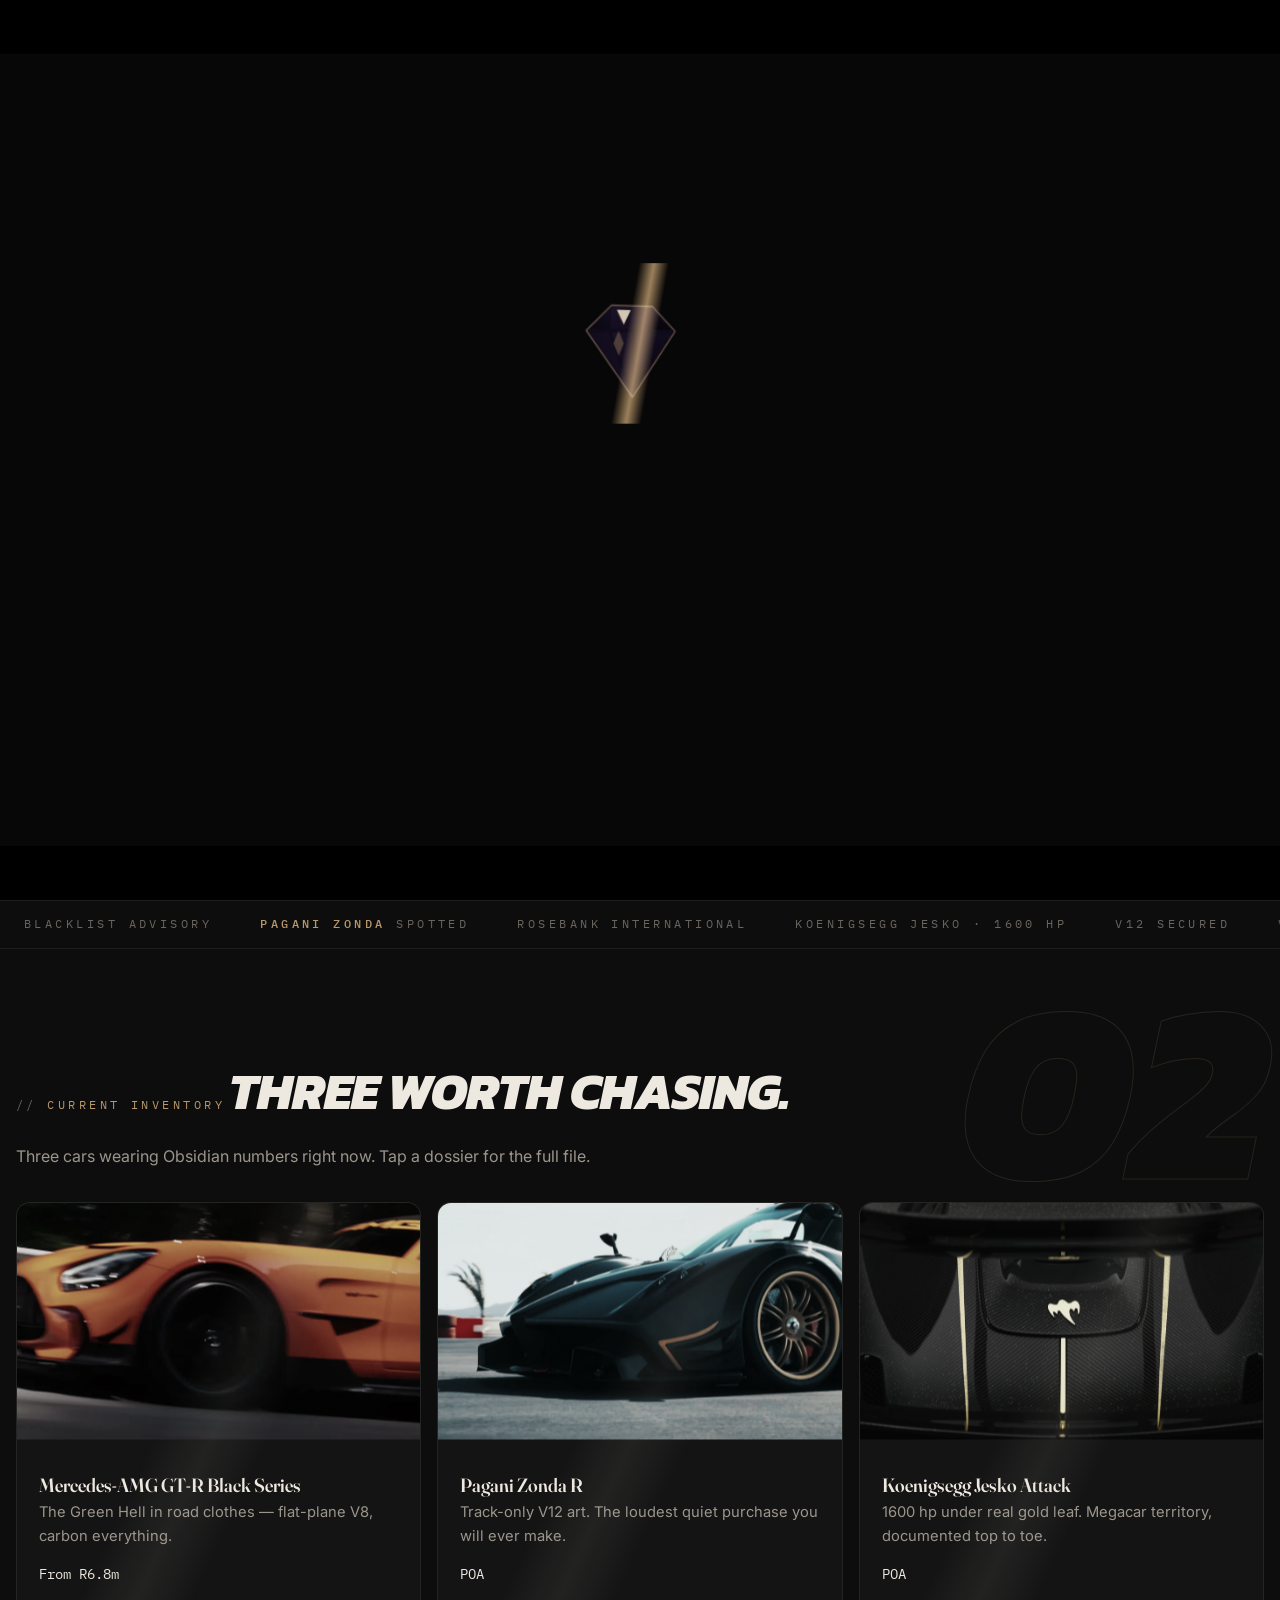
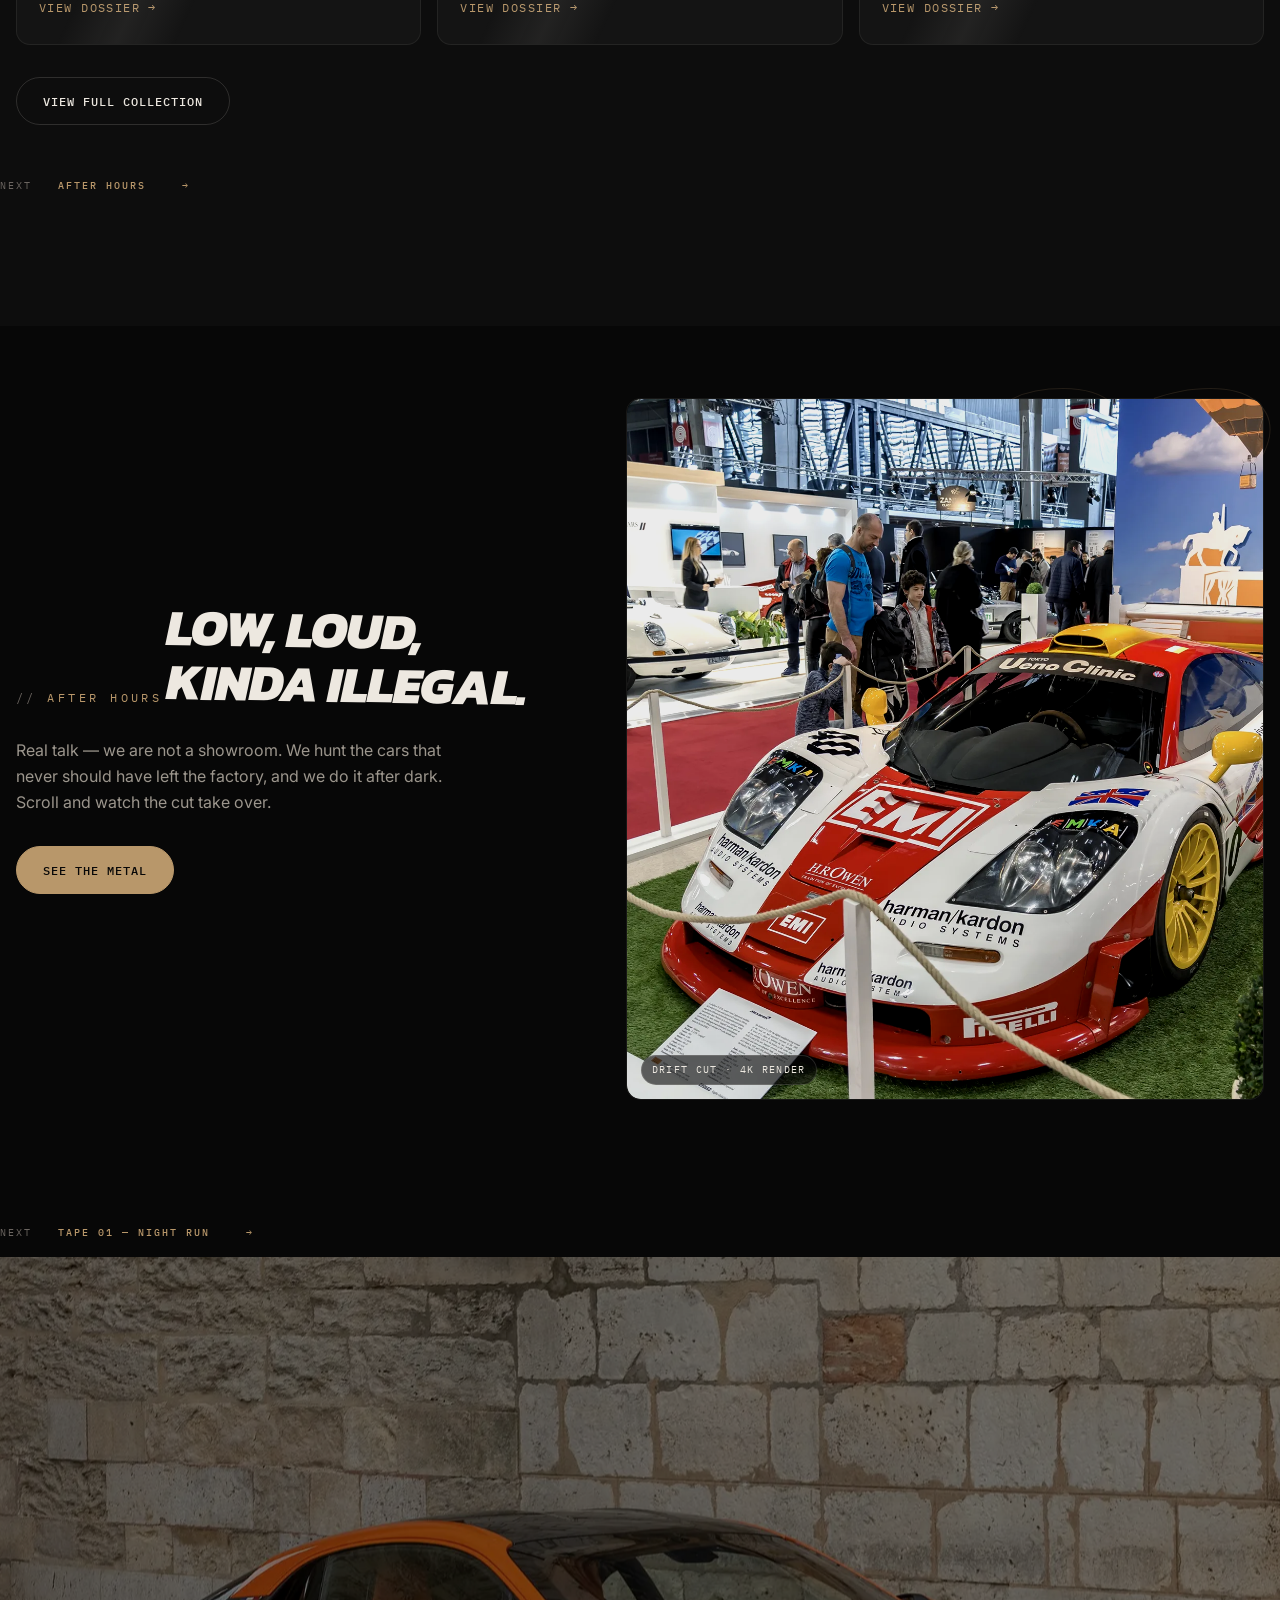
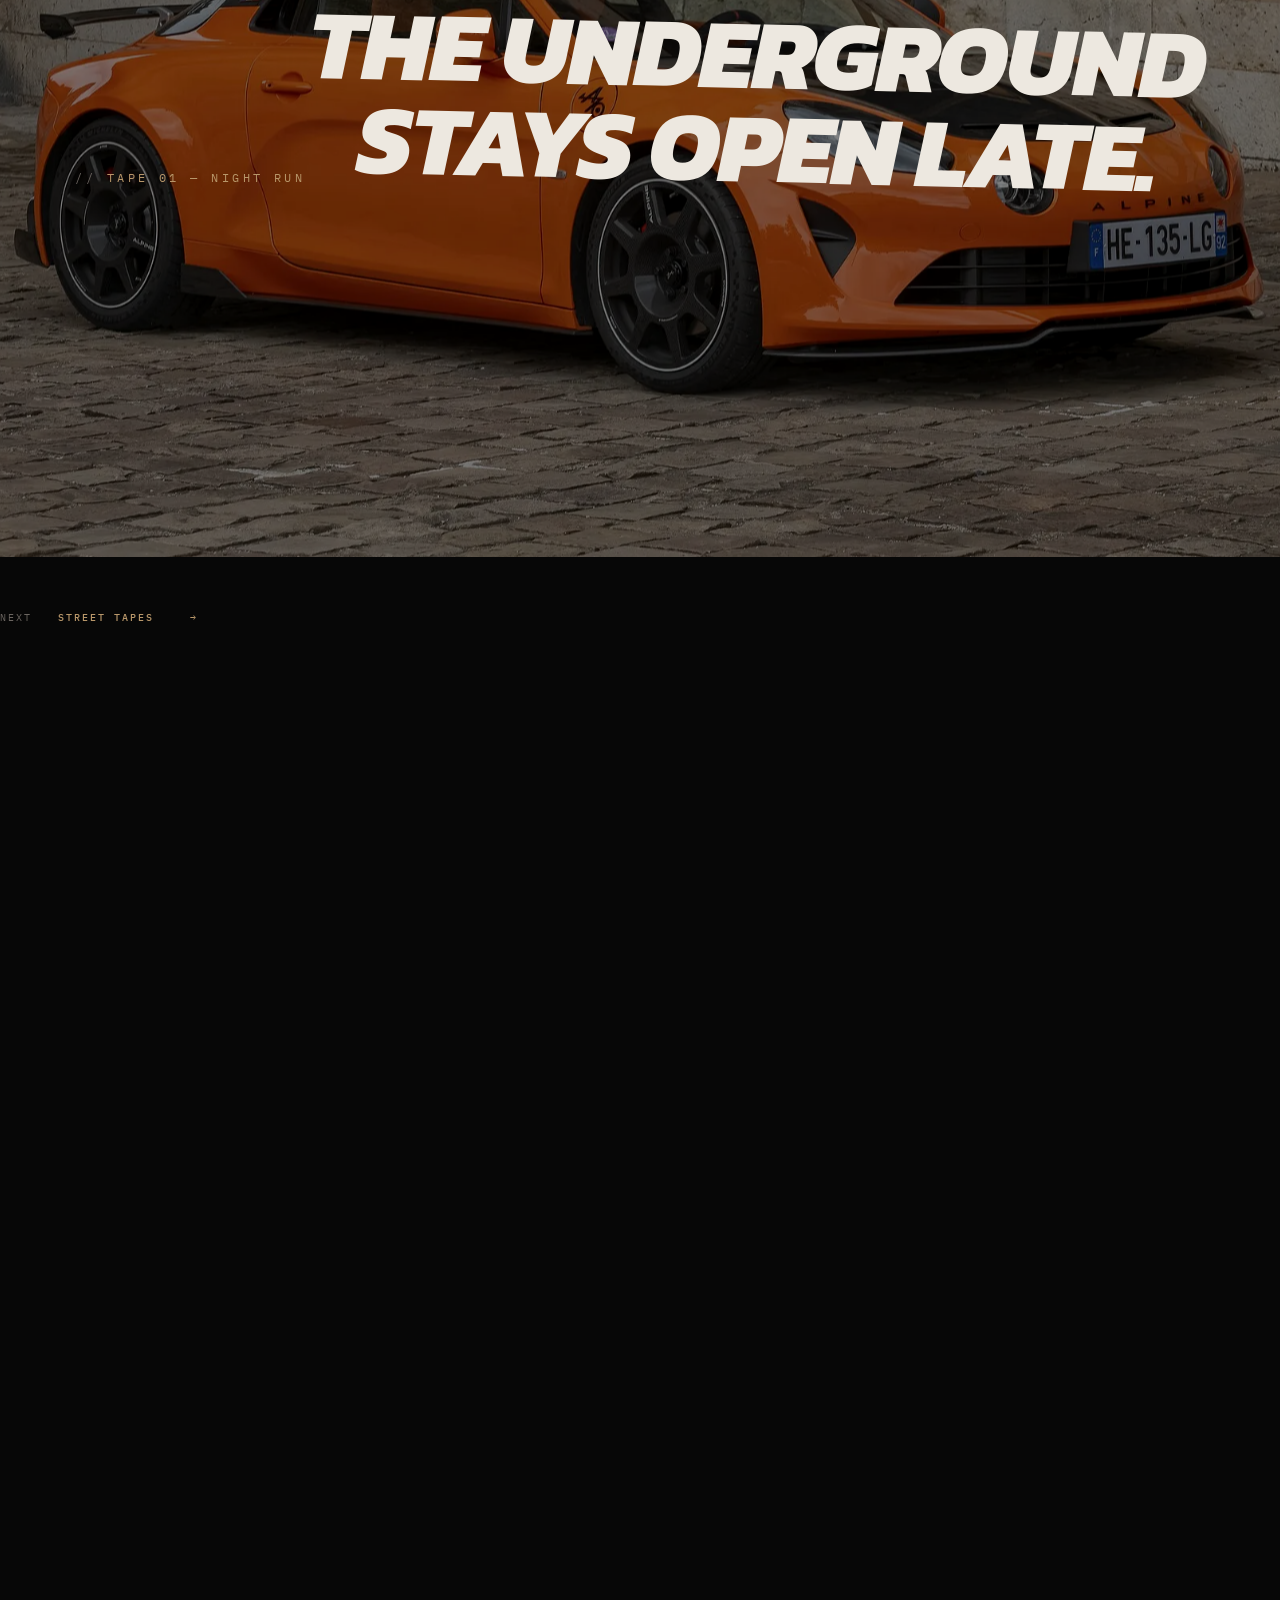
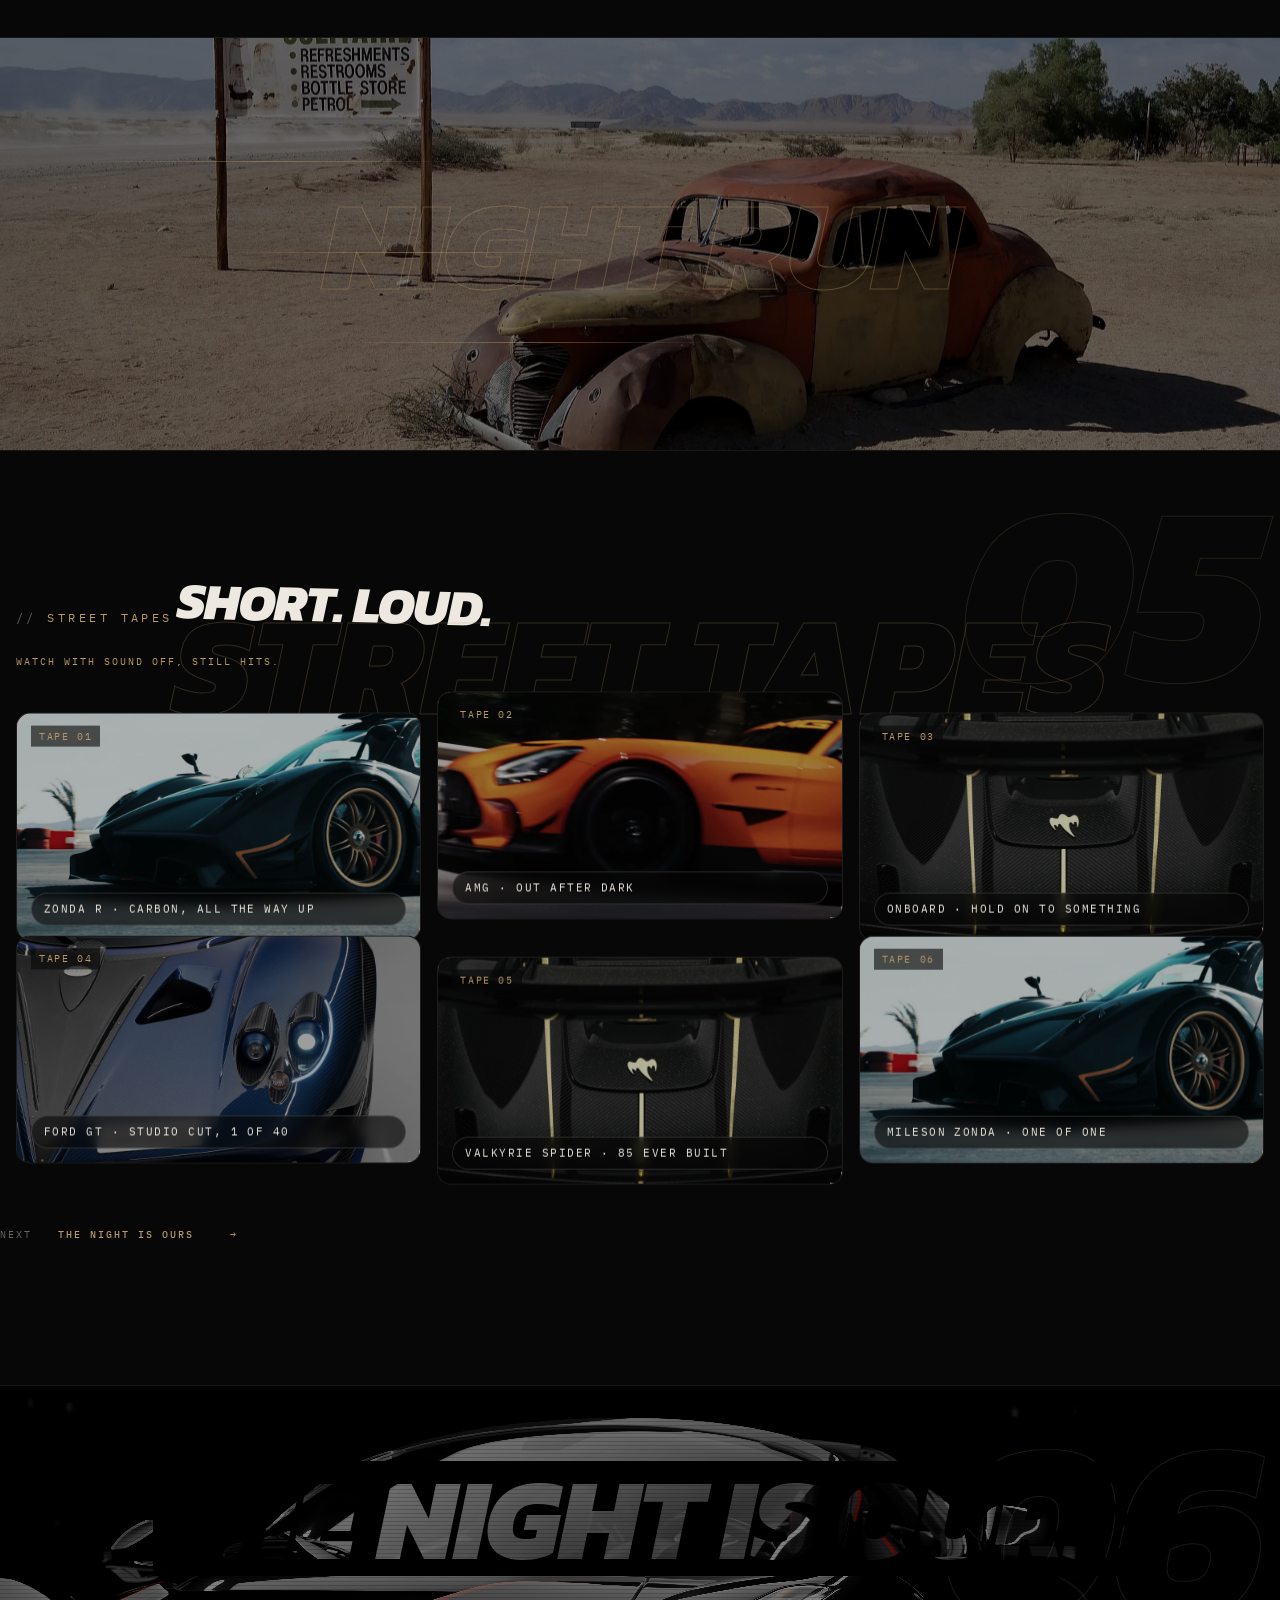
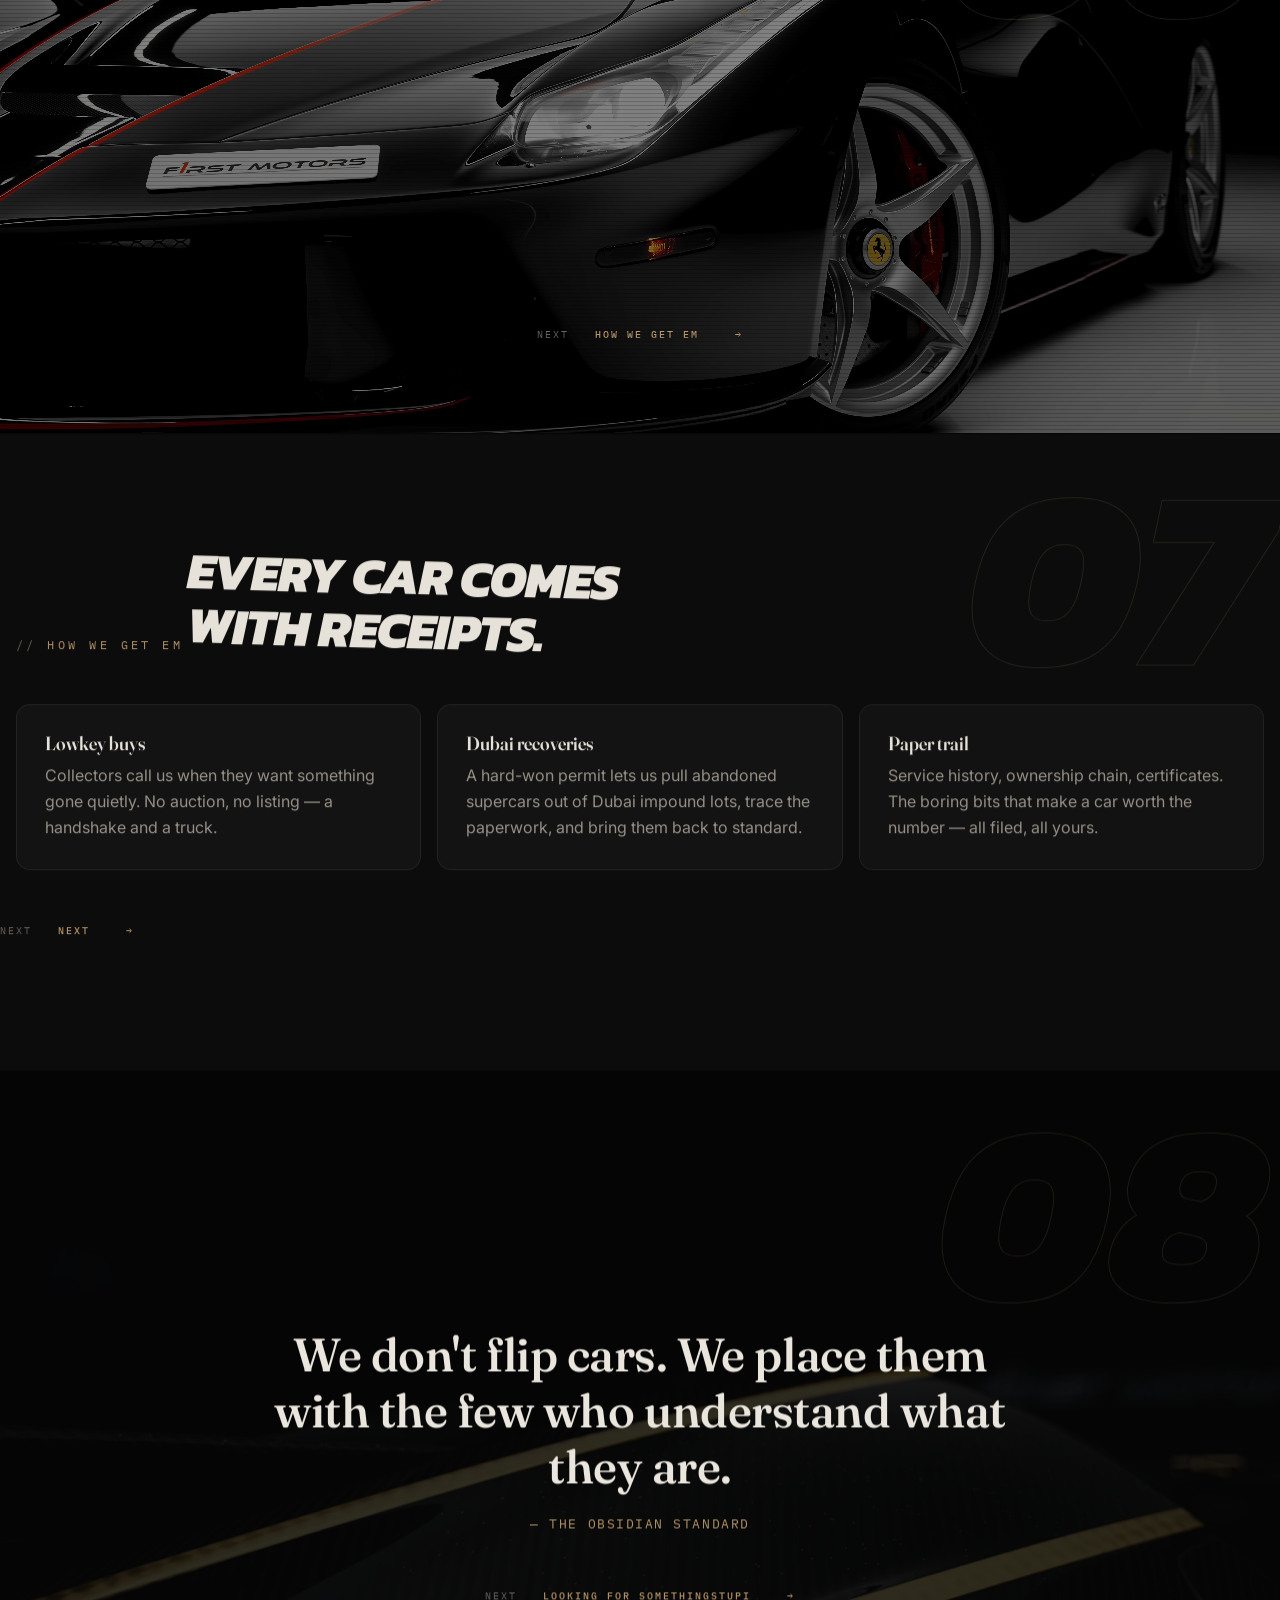
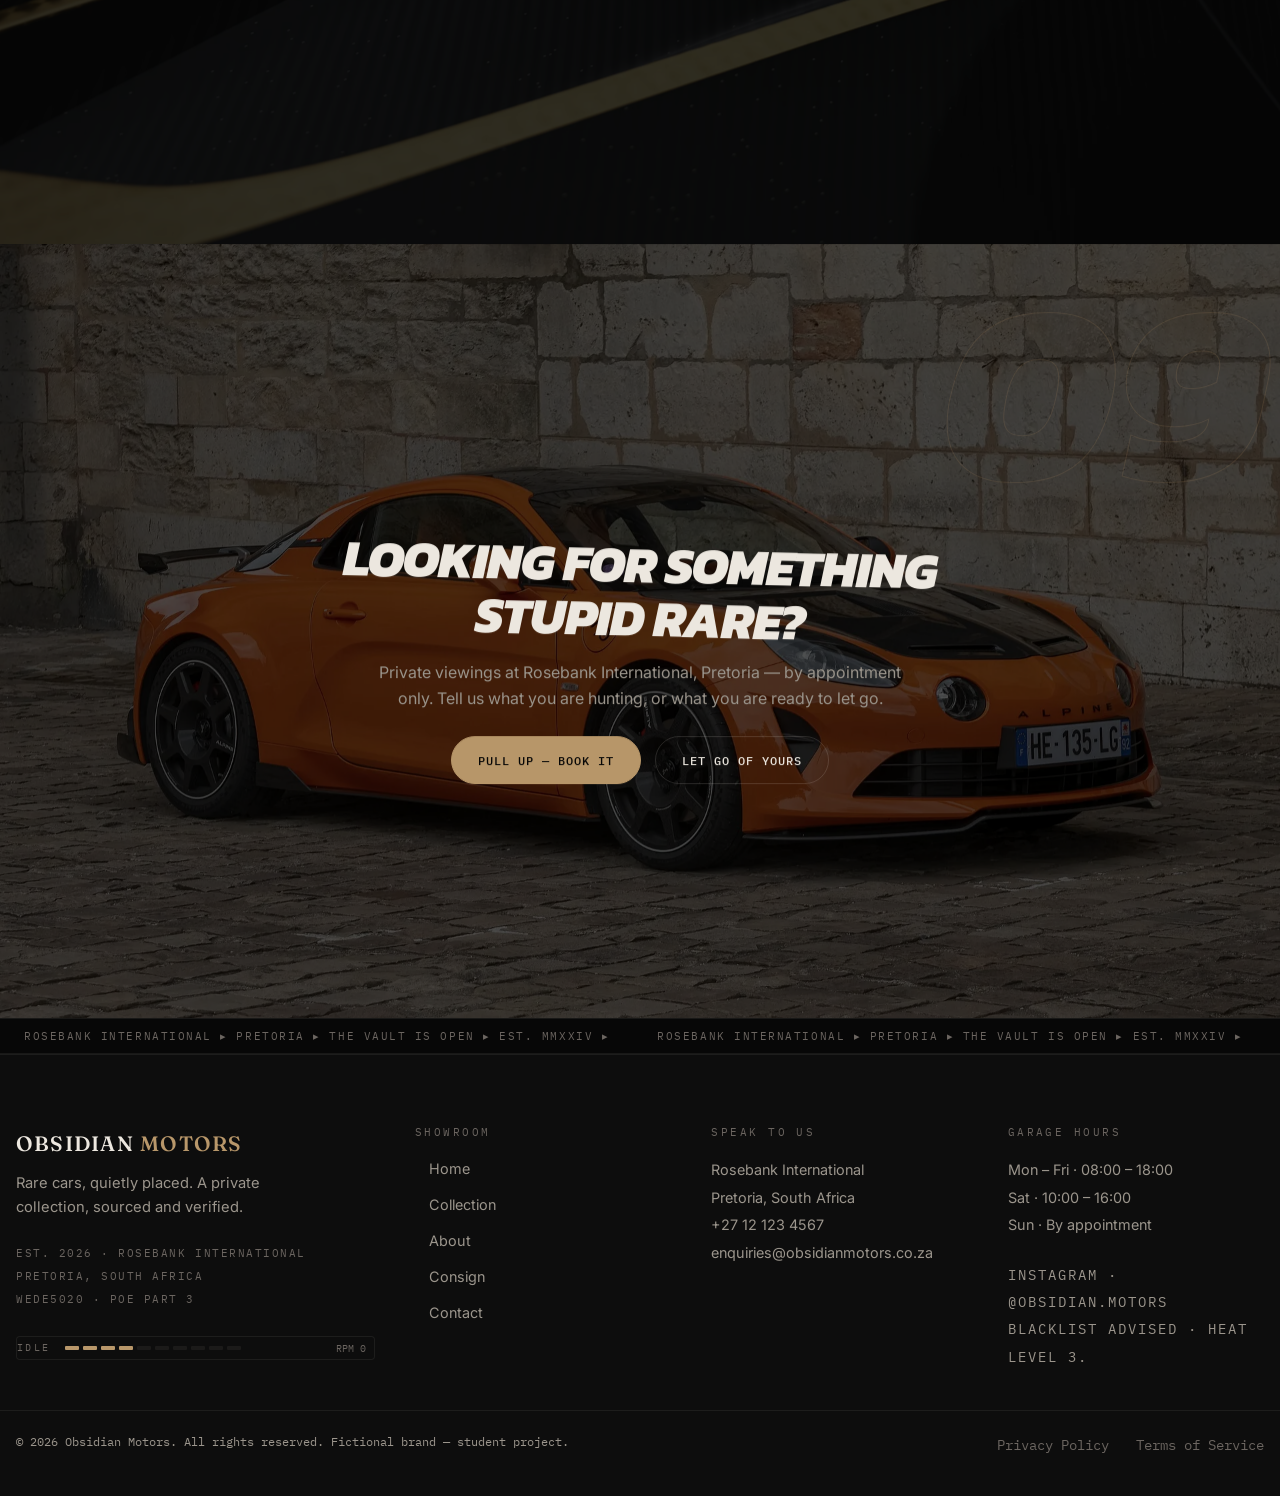
<file: index.html>
<!DOCTYPE html>
<html lang="en">
<head>
  <meta charset="UTF-8" />
  <meta name="viewport" content="width=device-width, initial-scale=1.0" />
  <title>Obsidian Motors — Rare cars, quietly placed. Pretoria.</title>
  <meta name="description" content="A private collection of the world's rarest cars — sourced, verified, and placed with a very few. Rosebank International, Pretoria." />
  <meta name="theme-color" content="#07080a" />
  <link rel="icon" href="favicon.svg" type="image/svg+xml" />
  <link rel="icon" href="favicon.ico" sizes="16x16 32x32 48x48" />
  <link rel="icon" type="image/png" sizes="32x32" href="assets/icons/icon-32.png" />
  <link rel="apple-touch-icon" href="assets/icons/icon-180.png" />
  <link rel="manifest" href="site.webmanifest" />
  <meta property="og:title" content="Obsidian Motors" />
  <meta property="og:description" content="Rare cars, quietly placed. A private collection, sourced and verified." />
  <meta property="og:type" content="website" />
  <link rel="preconnect" href="https://fonts.googleapis.com" />
  <link rel="preconnect" href="https://fonts.gstatic.com" crossorigin />
  <link rel="stylesheet" href="https://fonts.googleapis.com/css2?family=Fraunces:ital,opsz,wght@0,9..144,300..800;1,9..144,300..800&family=Kanit:ital,wght@1,800&family=Racing+Sans+One&family=Inter:ital,opsz,wght@0,9..144,300..800;1,9..144,300..800&family=Inter:wght@400;500;600&family=IBM+Plex+Mono:wght@400;500&display=swap" />
  <link rel="stylesheet" href="css/base.css" />
  <link rel="stylesheet" href="css/layout.css" />
  <link rel="stylesheet" href="css/components.css" />
  <link rel="stylesheet" href="css/motion.css" />
  <script>document.documentElement.classList.add("js");try{if(sessionStorage.getItem("om_transition")==="open")document.documentElement.classList.add("gate-closed")}catch(e){}</script>
  <script src="assets/vendor/gsap/gsap.min.js" defer></script>
  <script src="assets/vendor/gsap/ScrollTrigger.min.js" defer></script>
  <script src="assets/vendor/gsap/Observer.min.js" defer></script>
</head>
<body><div class="vignette" aria-hidden="true"></div>
<div id="page-fade" aria-hidden="true"></div>

  <!-- intro bit at the start, counts up then goes away -->
  <div id="intro" aria-hidden="true">
    <div class="intro-inner">
      <div class="intro-gem-wrap">
        <img class="intro-gem" src="assets/icons/logo-crystal.svg" alt="" width="120" height="120" />
        <span class="intro-sweep" aria-hidden="true"></span>
        <span class="intro-flash" aria-hidden="true"></span>
      </div>
      <p class="intro-word"><span>O</span><span>b</span><span>s</span><span>i</span><span>d</span><span>i</span><span>a</span><span>n</span></p>
      <p class="intro-boot">motors — pretoria</p>
    </div>
    <p class="intro-count" aria-hidden="true">000</p>
    <span class="intro-hair" aria-hidden="true"></span>
  </div>

  <header class="nav">
    <div class="nav-inner">
      <a href="index.html" class="nav-logo">
        <img class="crystal" src="assets/icons/logo-crystal.svg" alt="" width="18" height="18" />
        Obsidian <span>Motors</span>
      </a>
      <nav>
        <ul class="nav-links">
          <li><a href="collection.html">Collection</a></li>
          <li><a href="about.html">About</a></li>
          <li><a href="consign.html">Consign</a></li>
        </ul>
      </nav>
      <div class="nav-actions">
        <a href="contact.html" class="nav-cta">Enquire</a>
        <button class="nav-toggle" type="button" aria-label="Open menu" aria-expanded="false"><span></span></button>
      </div>
    </div>
  </header>

  <main>

    <!-- big video at the top, moves when u scroll -->
    <section class="hero-vid" id="hero">
      <video id="hero-video" poster="assets/images/m3-gtr.webp" autoplay muted loop playsinline preload="auto">
        <source src="assets/videos/hero.mp4" type="video/mp4" />
      </video>
      <div class="hero-scrim"></div>
      <div class="wrap hero-copy">
        <p class="eyebrow">Est. 2026 · Pretoria — Rosebank International</p>
        <h1 class="display-nfs">Obsidian<br><span class="outline">Motors</span></h1>
        <p class="lead">No dealership vibes. Just cold, rare metal — M3 GTR, AMG GT3, F1 Longtail, Zonda F — caught on film, then placed quiet.</p>
        <div class="btn-row">
          <a href="collection.html" class="btn">Peep the vault</a>
          <a href="contact.html" class="btn-outline">Hit us up</a>
        </div>
        <p class="hero-hint">Scroll, the video moves with you</p>
      </div>
    </section>

    <!-- moving text strip - goes LEFT -->
    <div class="ticker" aria-hidden="true">
      <div class="ticker-track">
        <span>Blacklist advisory</span><span><b>Pagani Zonda</b> spotted</span><span>Rosebank International</span><span>Koenigsegg Jesko · 1600 hp</span><span>V12 secured</span><span>Viewing by appointment</span><span>Black on black</span><span>Blacklist advisory</span>
        <span>Blacklist advisory</span><span><b>Pagani Zonda</b> spotted</span><span>Rosebank International</span><span>Koenigsegg Jesko · 1600 hp</span><span>V12 secured</span><span>Viewing by appointment</span><span>Black on black</span><span>Blacklist advisory</span>
      </div>
    </div>

    <!-- the 3 cars -->
    <section class="section" id="featured" style="background:var(--carbon);">
      <div class="wrap">
        <span class="eyebrow">Current inventory</span>
        <h2 class="display-nfs">Three worth chasing.</h2>
        <p style="margin:14px 0 32px; max-width:60ch;">Three cars wearing Obsidian numbers right now. Tap a dossier for the full file.</p>
        <div class="grid-3">
          <a class="card reveal" href="collection.html" data-cursor="VIEW">
            <img class="ph" src="assets/images/still-amg.webp" alt="Mercedes-AMG GT-R Black Series on a night circuit" loading="lazy" />
            <div class="card-body">
              <h3>Mercedes-AMG GT-R Black Series</h3>
              <p>The Green Hell in road clothes — flat-plane V8, carbon everything.</p>
              <span class="card-price">From R6.8m</span>
              <span class="card-cue">View dossier →</span>
            </div>
          </a>
          <a class="card reveal" href="collection.html" data-cursor="VIEW">
            <img class="ph" src="assets/images/still-zonda-r.webp" alt="Pagani Zonda R on circuit" loading="lazy" />
            <div class="card-body">
              <h3>Pagani Zonda R</h3>
              <p>Track-only V12 art. The loudest quiet purchase you will ever make.</p>
              <span class="card-price">POA</span>
              <span class="card-cue">View dossier →</span>
            </div>
          </a>
          <a class="card reveal" href="collection.html" data-cursor="VIEW">
            <img class="ph" src="assets/images/still-jesko.webp" alt="Koenigsegg Jesko Attack finished in gold leaf" loading="lazy" />
            <div class="card-body">
              <h3>Koenigsegg Jesko Attack</h3>
              <p>1600 hp under real gold leaf. Megacar territory, documented top to toe.</p>
              <span class="card-price">POA</span>
              <span class="card-cue">View dossier →</span>
            </div>
          </a>
        </div>
        <div class="btn-row" style="margin-top:32px;">
          <a href="collection.html" class="btn-outline">View full collection</a>
        </div>
      </div>
    </section>

    <!-- words on the left, video on the right. it gets big when u scroll past lol -->
    <section class="section" id="grow-sec" style="position:relative; overflow:hidden; padding:0; background:var(--void);">
      <div class="wrap grow-grid">
        <div class="reveal">
          <p class="eyebrow">After hours</p>
          <h2 class="display-nfs">Low, loud,<br>kinda illegal.</h2>
          <p style="margin-top:14px; max-width:44ch;">Real talk — we are not a showroom. We hunt the cars that never should have left the factory, and we do it after dark. Scroll and watch the cut take over.</p>
          <div class="btn-row"><a href="collection.html" class="btn">See the metal</a></div>
        </div>
        <div class="grow-vid-wrap">
          <video id="grow-vid" poster="assets/images/f1-longtail.webp" autoplay muted loop playsinline preload="auto">
            <source src="assets/videos/grow.mp4" type="video/mp4" />
          </video>
          <p class="grow-tag">Drift cut · 4K render</p>
        </div>
      </div>
    </section>

    <!-- big video that sticks while u scroll -->
    <section class="vidbreak" id="break">
      <div class="vidbreak-sticky">
        <video autoplay muted loop playsinline preload="auto" data-break-vid>
          <source src="assets/videos/break.mp4" type="video/mp4" />
        </video>
        <div class="vidbreak-inner">
          <p class="eyebrow">Tape 01 — night run</p>
          <h2 class="display-nfs">The underground<br>stays open late.</h2>
        </div>
      </div>
    </section>

    <!-- tapes. dense grid, every tile has a size so nothing collapses lol -->
    <section class="section" id="tapes" style="padding-top:14vh; padding-bottom:14vh;">
      <div class="wrap">
        <span class="eyebrow">Street tapes</span>
        <h2 class="display-nfs">Short. Loud.</h2>
        <p class="mono-kicker">Watch with sound off, still hits.</p>
        <span class="giant-word" aria-hidden="true">STREET TAPES</span>
        <div class="tapes" style="margin-top:34px;">
          <figure class="tape bracket reveal" data-cursor="PLAY">
            <video muted loop playsinline preload="metadata" poster="assets/images/still-zonda-r.webp" data-src="assets/videos/tape-1.mp4" style="aspect-ratio:16/9;" aria-label="Tape 1: Zonda R at full noise"></video>
            <span class="tape-num">TAPE 01</span>
            <figcaption>Zonda R · carbon, all the way up</figcaption>
          </figure>
          <figure class="tape bracket reveal" data-cursor="PLAY">
            <video muted loop playsinline preload="metadata" poster="assets/images/still-amg.webp" data-src="assets/videos/tape-2.mp4" style="aspect-ratio:16/9;" aria-label="Tape 2: AMG out after dark"></video>
            <span class="tape-num">TAPE 02</span>
            <figcaption>AMG · out after dark</figcaption>
          </figure>
          <figure class="tape bracket reveal" data-cursor="PLAY">
            <video muted loop playsinline preload="metadata" poster="assets/images/still-jesko.webp" data-src="assets/videos/tape-3.mp4" style="aspect-ratio:16/9;" aria-label="Tape 3: onboard, hold on"></video>
            <span class="tape-num">TAPE 03</span>
            <figcaption>Onboard · hold on to something</figcaption>
          </figure>
          <figure class="tape bracket reveal" data-cursor="PLAY">
            <video muted loop playsinline preload="metadata" poster="assets/images/still-zonda-mileson.webp" data-src="assets/videos/ford-gt-studio-4k.mp4" style="aspect-ratio:16/9;" aria-label="Tape 4: Ford GT studio cut"></video>
            <span class="tape-num">TAPE 04</span>
            <figcaption>Ford GT · studio cut, 1 of 40</figcaption>
          </figure>
          <figure class="tape bracket reveal" data-cursor="PLAY">
            <video muted loop playsinline preload="metadata" poster="assets/images/still-jesko.webp" data-src="assets/videos/valkyrie-spider-4k.mp4" style="aspect-ratio:16/9;" aria-label="Tape 5: Valkyrie spider"></video>
            <span class="tape-num">TAPE 05</span>
            <figcaption>Valkyrie Spider · 85 ever built</figcaption>
          </figure>
          <figure class="tape bracket reveal" data-cursor="PLAY">
            <video muted loop playsinline preload="metadata" poster="assets/images/still-zonda-r.webp" data-src="assets/videos/zonda-mileson-4k.mp4" style="aspect-ratio:16/9;" aria-label="Tape 6: one of one Zonda"></video>
            <span class="tape-num">TAPE 06</span>
            <figcaption>Mileson Zonda · one of one</figcaption>
          </figure>
        </div>
      </div>
    </section>

    <!-- closing band before the footer, footage shows through the letters -->
    <section class="night-band" aria-label="The night is ours">
      <video muted loop playsinline preload="none" poster="assets/images/still-jesko.webp" data-src="assets/videos/laferrari-aperta-4k.mp4" aria-hidden="true" tabindex="-1"></video>
      <div class="knockout" aria-hidden="true"><span>THE NIGHT IS OURS</span></div>
      <h2 class="display-nfs sr-only">The night is ours</h2>
    </section>

    <!-- how we get the cars -->
    <section class="section" id="sourcing" style="background:var(--carbon);">
      <div class="wrap">
        <span class="eyebrow">How we get em</span>
        <h2 class="display-nfs">Every car comes<br>with receipts.</h2>
        <div class="grid-3" style="margin-top:34px;">
          <div class="panel reveal">
            <h3>Lowkey buys</h3>
            <p style="margin-top:10px;">Collectors call us when they want something gone quietly. No auction, no listing — a handshake and a truck.</p>
          </div>
          <div class="panel reveal">
            <h3>Dubai recoveries</h3>
            <p style="margin-top:10px;">A hard-won permit lets us pull abandoned supercars out of Dubai impound lots, trace the paperwork, and bring them back to standard.</p>
          </div>
          <div class="panel reveal">
            <h3>Paper trail</h3>
            <p style="margin-top:10px;">Service history, ownership chain, certificates. The boring bits that make a car worth the number — all filed, all yours.</p>
          </div>
        </div>
      </div>
    </section>

    <section class="section centered" id="editorial" style="position:relative; overflow:hidden;">
      <video class="section-bg" muted loop playsinline preload="none" poster="assets/images/still-jesko.webp" data-src="assets/videos/jesko-odin-4k.mp4" aria-hidden="true" tabindex="-1"></video>
      <div class="wrap" style="display:flex; justify-content:center;">
        <div>
          <blockquote>We don't flip cars. We place them with the few who understand what they are.</blockquote>
          <cite>— The Obsidian Standard</cite>
        </div>
      </div>
    </section>

    <!-- last video + contact buttons -->
    <section class="section centered" id="cta" style="position:relative; overflow:hidden;">
      <video autoplay muted loop playsinline preload="auto" style="position:absolute; inset:0; width:100%; height:100%; object-fit:cover; filter:saturate(.8) brightness(.32);">
        <source src="assets/videos/cta-bg.mp4" type="video/mp4" />
      </video>
      <div class="wrap" style="position:relative; z-index:2;">
        <h2 class="display-nfs">Looking for something<br>stupid rare?</h2>
        <p style="margin:14px auto 0; max-width:56ch;">Private viewings at Rosebank International, Pretoria — by appointment only. Tell us what you are hunting, or what you are ready to let go.</p>
        <div class="btn-row" style="justify-content:center; margin-top:24px;">
          <a href="contact.html" class="btn">Pull up — book it</a>
          <a href="consign.html" class="btn-outline">Let go of yours</a>
        </div>
      </div>
    </section>

  </main>

  <div class="marquee" aria-hidden="true"><div class="marquee-inner"><span>ROSEBANK INTERNATIONAL ▸ PRETORIA ▸ THE VAULT IS OPEN ▸ EST. MMXXIV ▸ </span><span>ROSEBANK INTERNATIONAL ▸ PRETORIA ▸ THE VAULT IS OPEN ▸ EST. MMXXIV ▸ </span><span>ROSEBANK INTERNATIONAL ▸ PRETORIA ▸ THE VAULT IS OPEN ▸ EST. MMXXIV ▸ </span></div></div>
  <footer class="footer">
    <div class="footer-grid">
      <div>
        <div class="footer-logo">Obsidian <span>Motors</span></div>
        <p class="footer-tagline">Rare cars, quietly placed. A private collection, sourced and verified.</p>
        <p class="footer-meta">Est. 2026 · Rosebank International<br>Pretoria, South Africa<br>WEDE5020 · POE Part 3</p>
        <div class="rpm" aria-hidden="true">
          <span class="rpm-label">Idle</span>
          <span class="rpm-bar">
            <i class="on"></i><i class="on"></i><i class="on"></i><i class="on"></i><i></i><i></i><i></i><i></i><i></i><i></i>
          </span>
        </div>
      </div>
      <div>
        <h4>Showroom</h4>
        <ul>
          <li><a href="index.html">Home</a></li>
          <li><a href="collection.html">Collection</a></li>
          <li><a href="about.html">About</a></li>
          <li><a href="consign.html">Consign</a></li>
          <li><a href="contact.html">Contact</a></li>
        </ul>
      </div>
      <div>
        <h4>Speak to us</h4>
        <address>
          Rosebank International<br>
          Pretoria, South Africa<br>
          <a href="tel:+27121234567">+27 12 123 4567</a><br>
          <a href="mailto:enquiries@obsidianmotors.co.za">enquiries@obsidianmotors.co.za</a>
        </address>
      </div>
      <div class="footer-hours">
        <h4>Garage hours</h4>
        <p>Mon – Fri · 08:00 – 18:00<br>
           Sat · 10:00 – 16:00<br>
           Sun · By appointment</p>
         <p class="footer-meta">Instagram · @obsidian.motors<br>Blacklist advised · HEAT LEVEL 3.</p>
      </div>
    </div>
    <div class="footer-bottom">
      <p>&copy; <span data-year>2026</span> Obsidian Motors. All rights reserved. Fictional brand — student project.</p>
      <div>
        <a href="privacy.html">Privacy Policy</a>
        <a href="terms.html">Terms of Service</a>
      </div>
    </div>
  </footer>

  <script src="js/site.js" defer></script>
  <script src="js/intro.js" defer></script>
  <script src="js/motion.js" defer></script>
  <script src="js/cursor.js" defer></script>
  <script src="js/carousel.js" defer></script>
  <script src="js/video.js" defer></script>
  <script src="js/transition.js" defer></script>
  <script src="js/story.js" defer></script>
  <script src="js/hover.js" defer></script>
  <script src="js/menu.js" defer></script>
  <script src="js/footer.js" defer></script>
  <script src="js/media.js" defer></script>
  <script src="js/extras.js" defer></script>
</body>
</html>
</file>
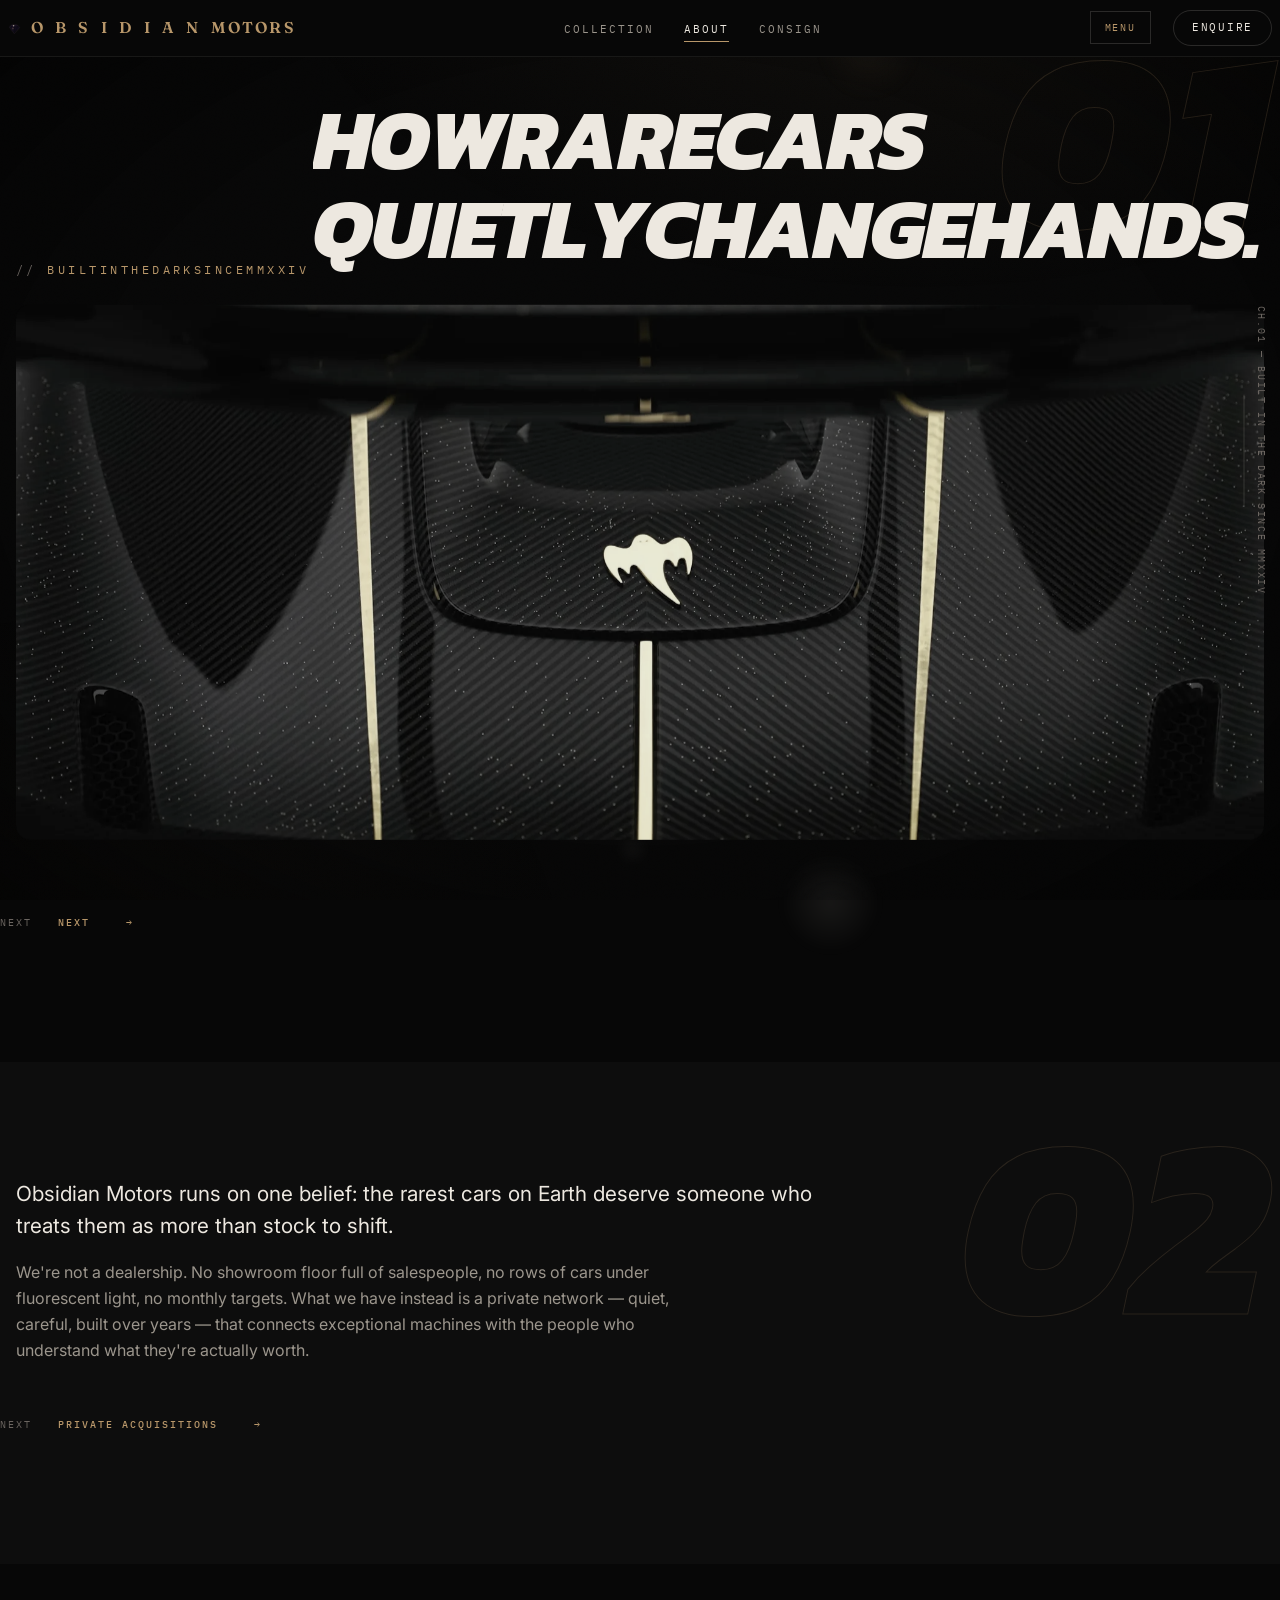
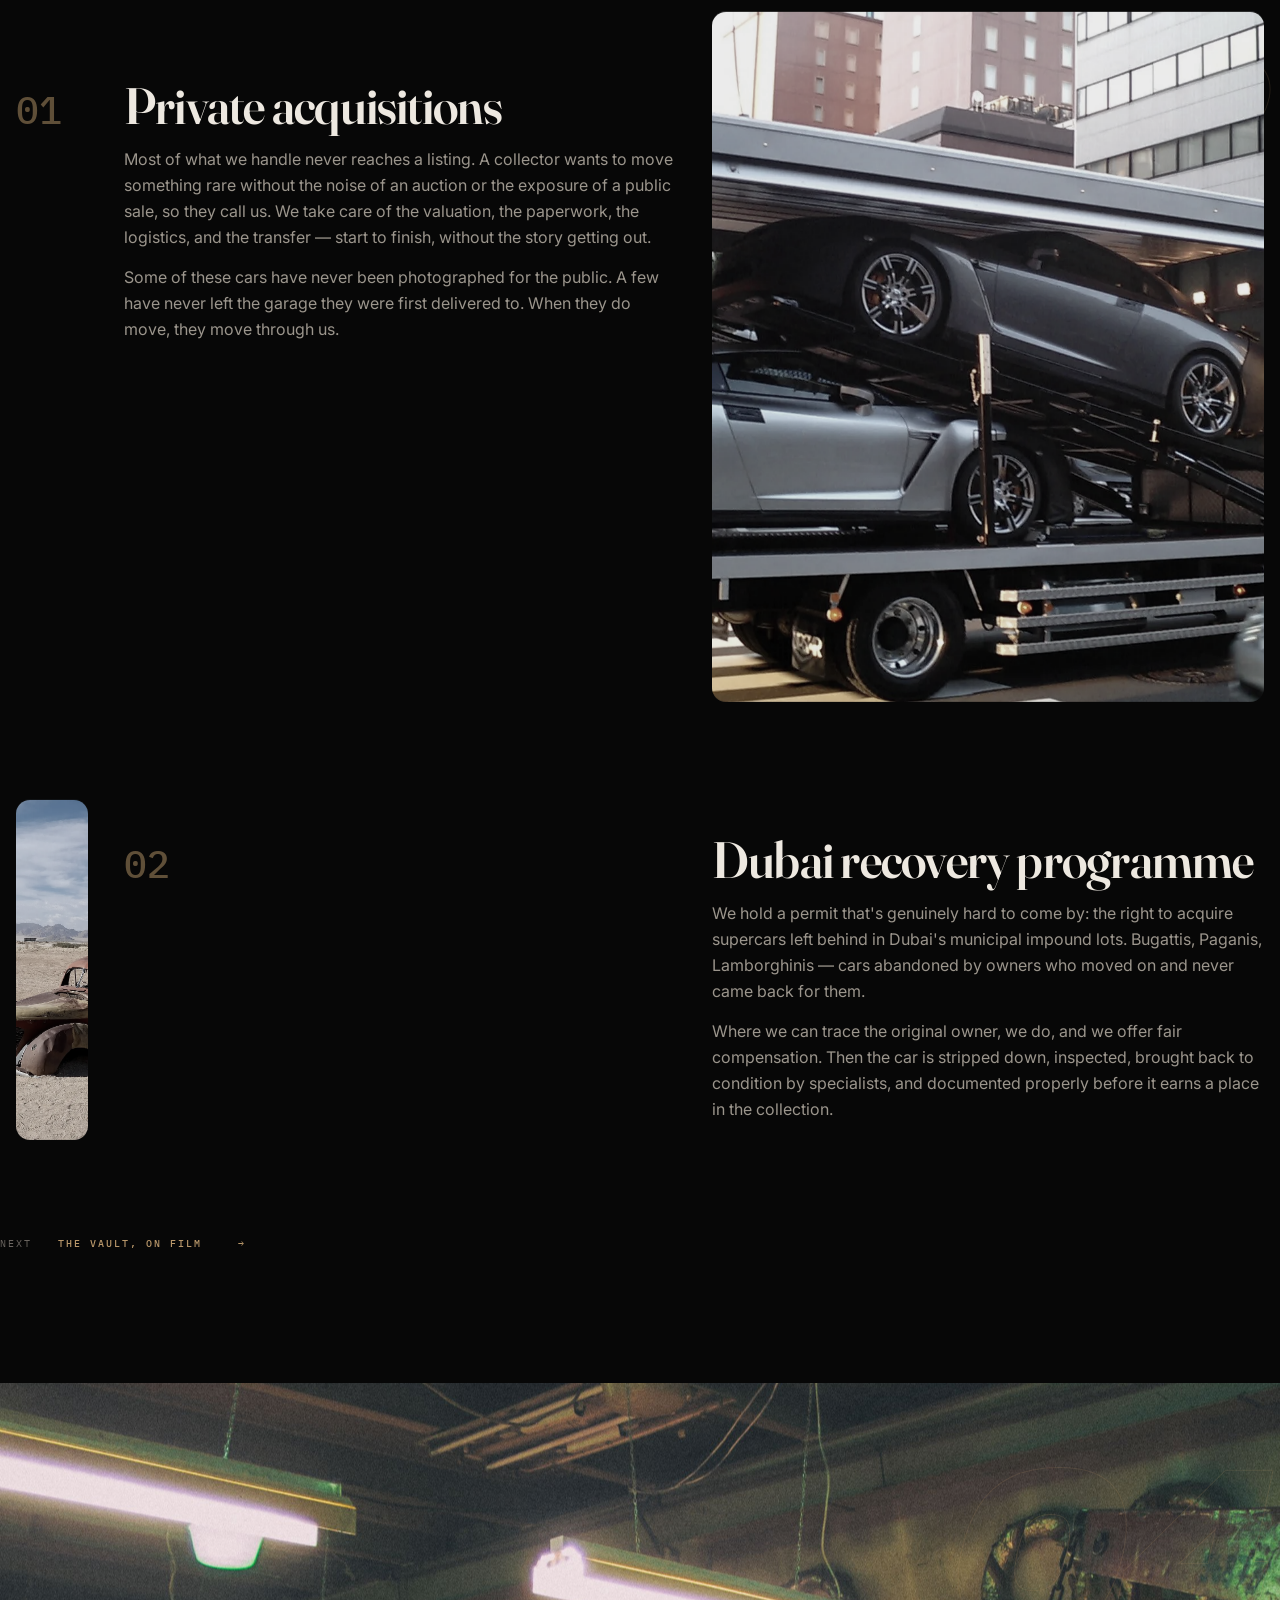
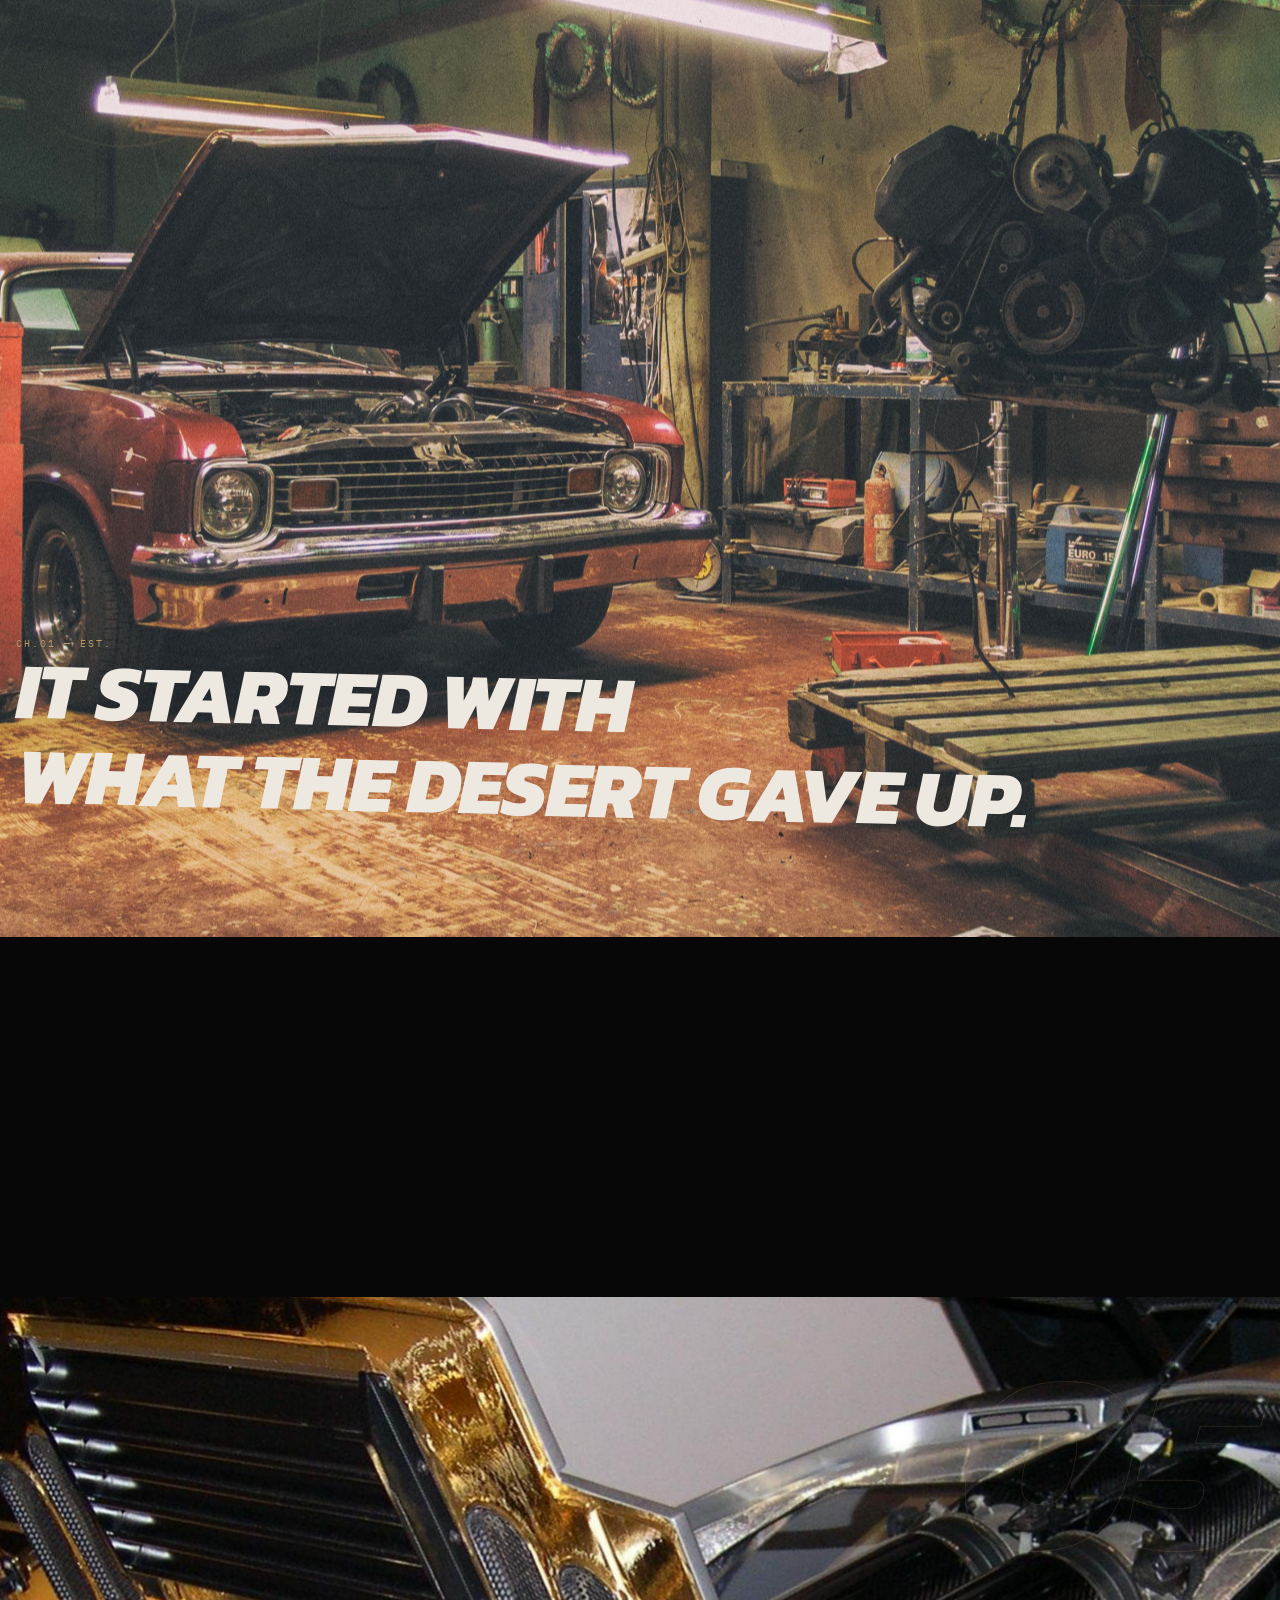
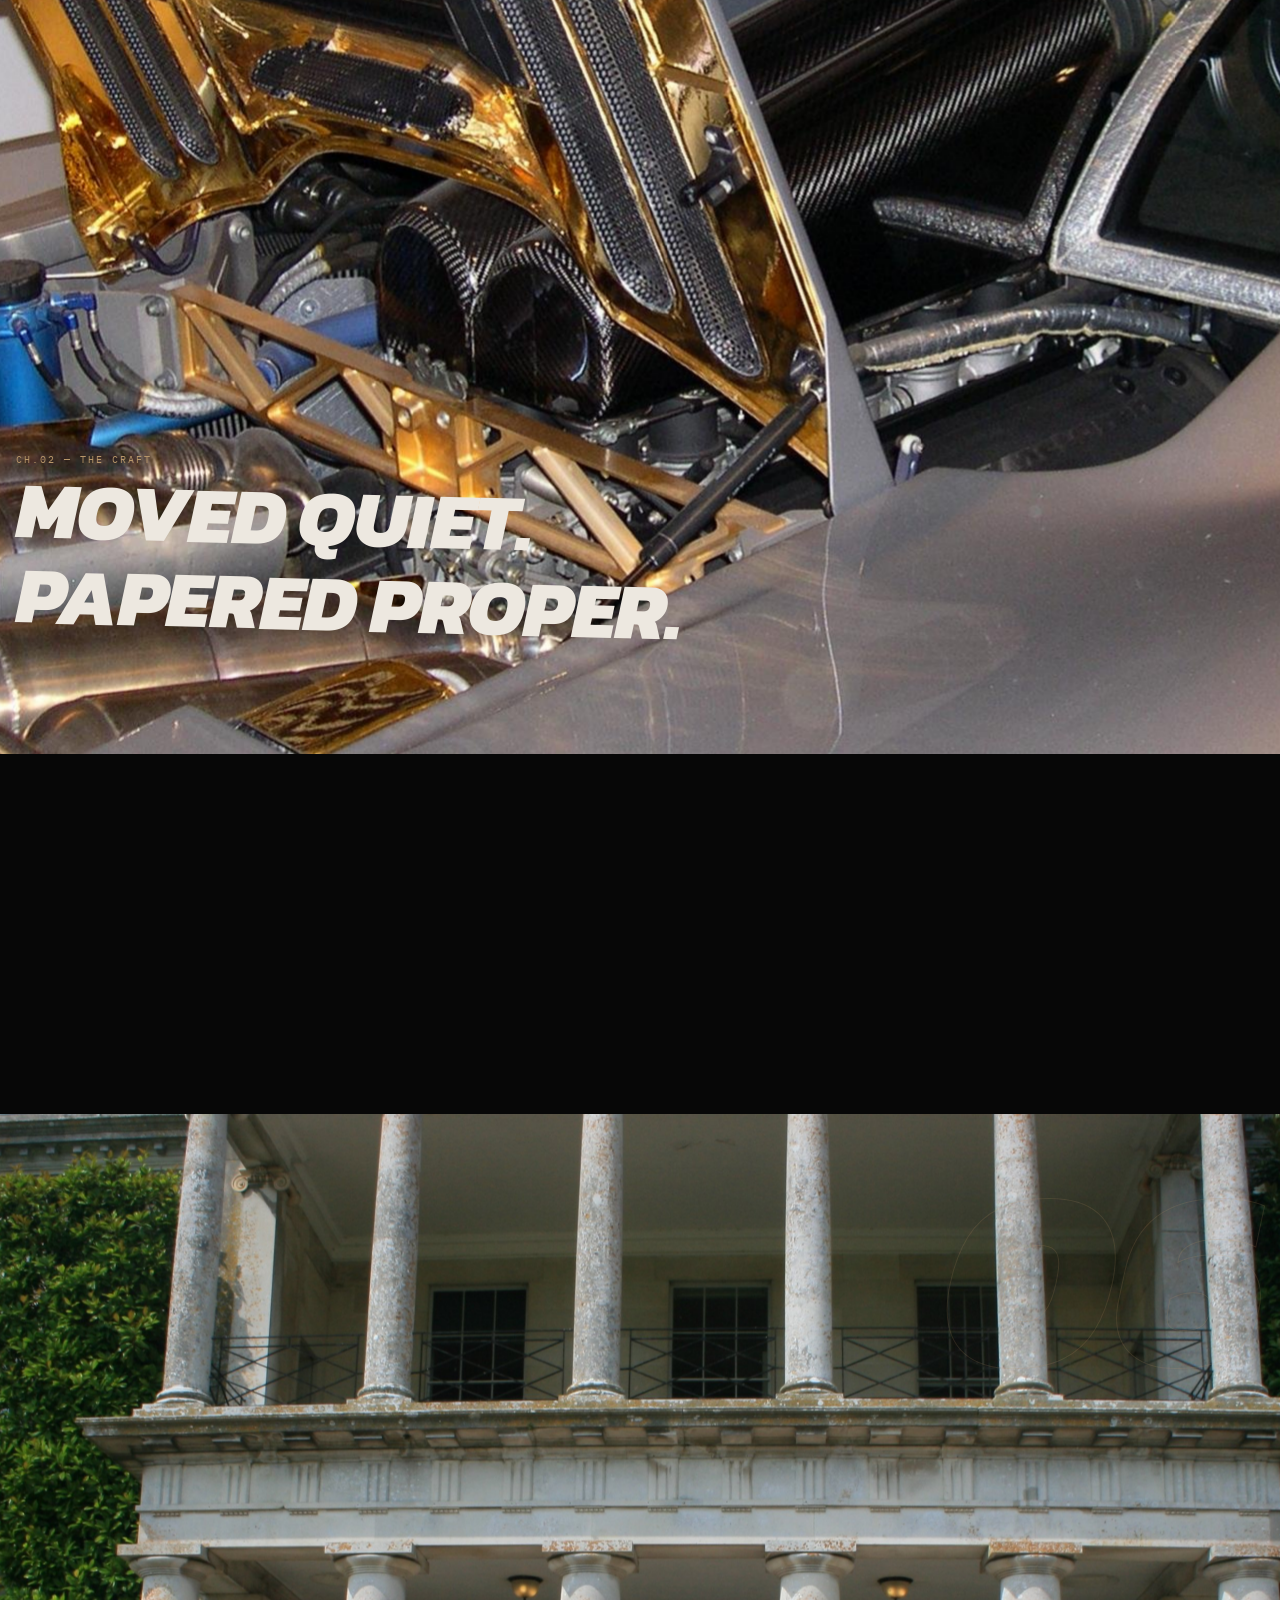
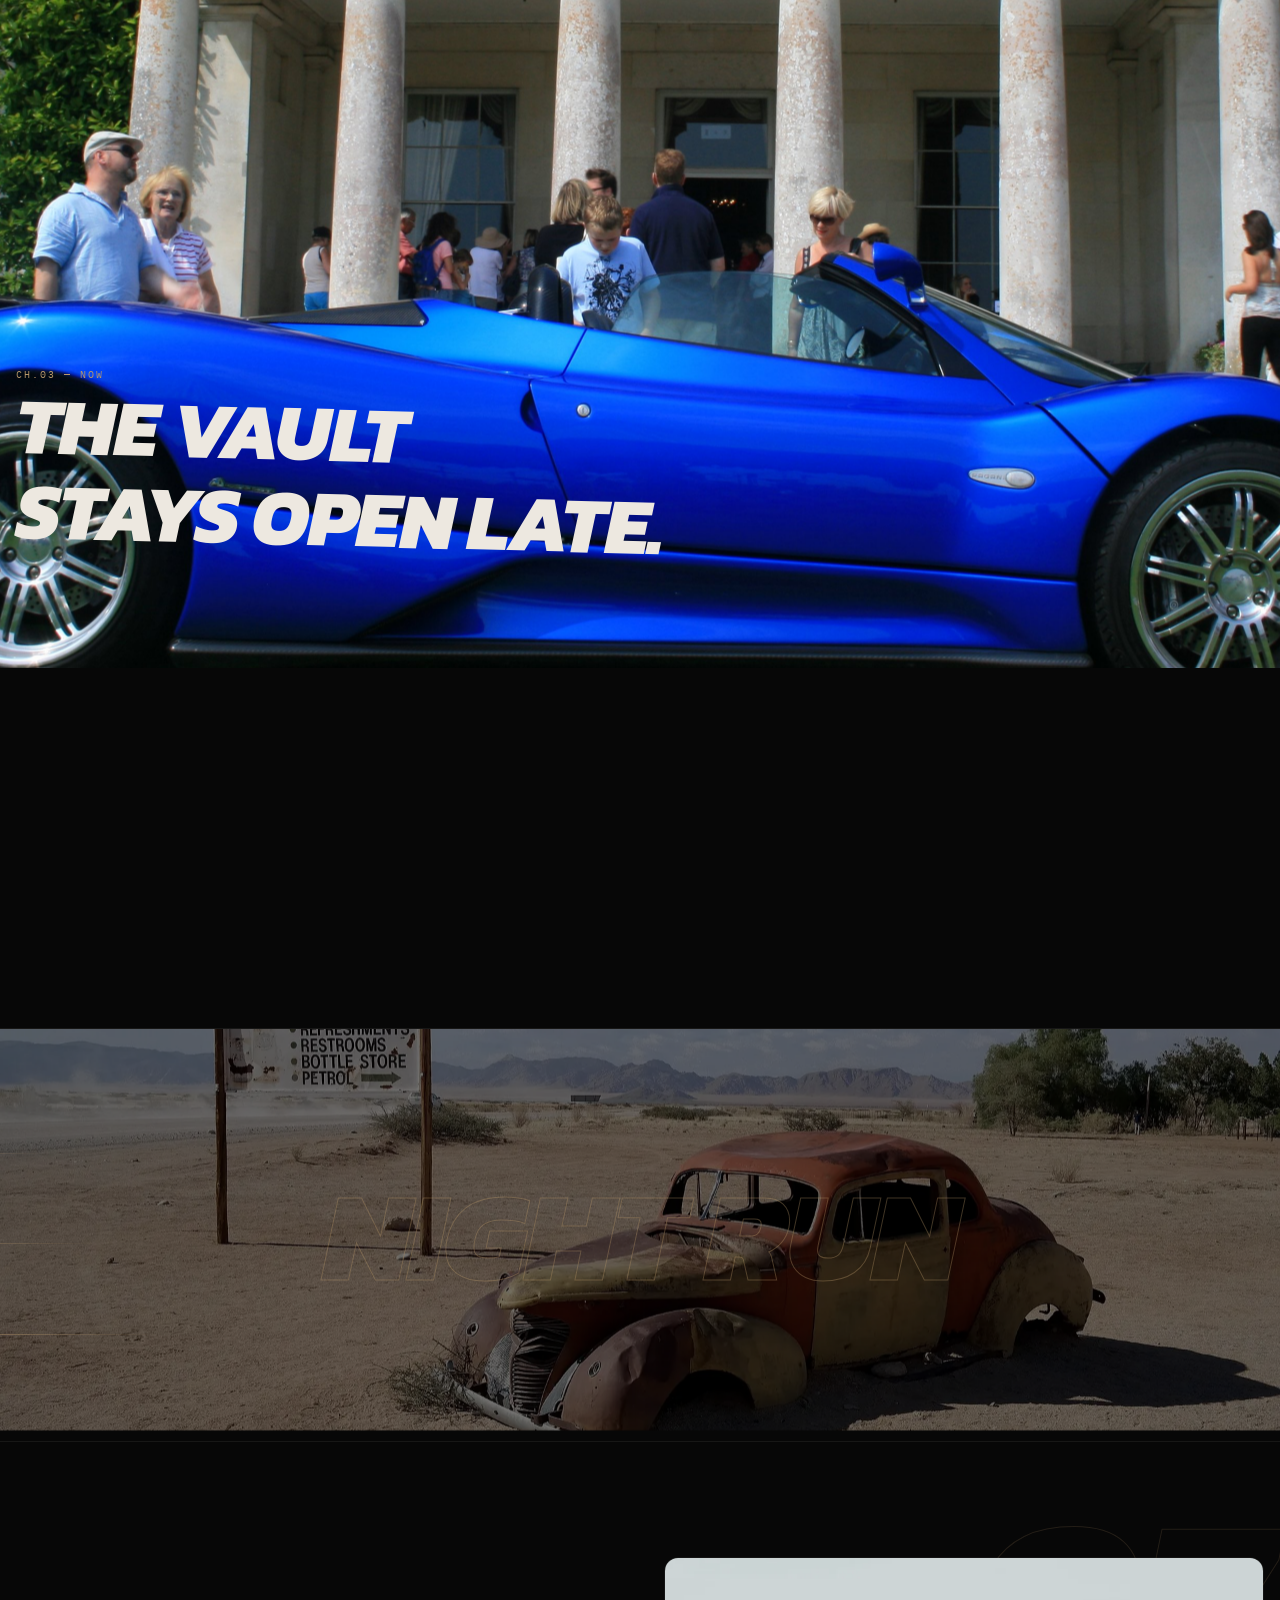
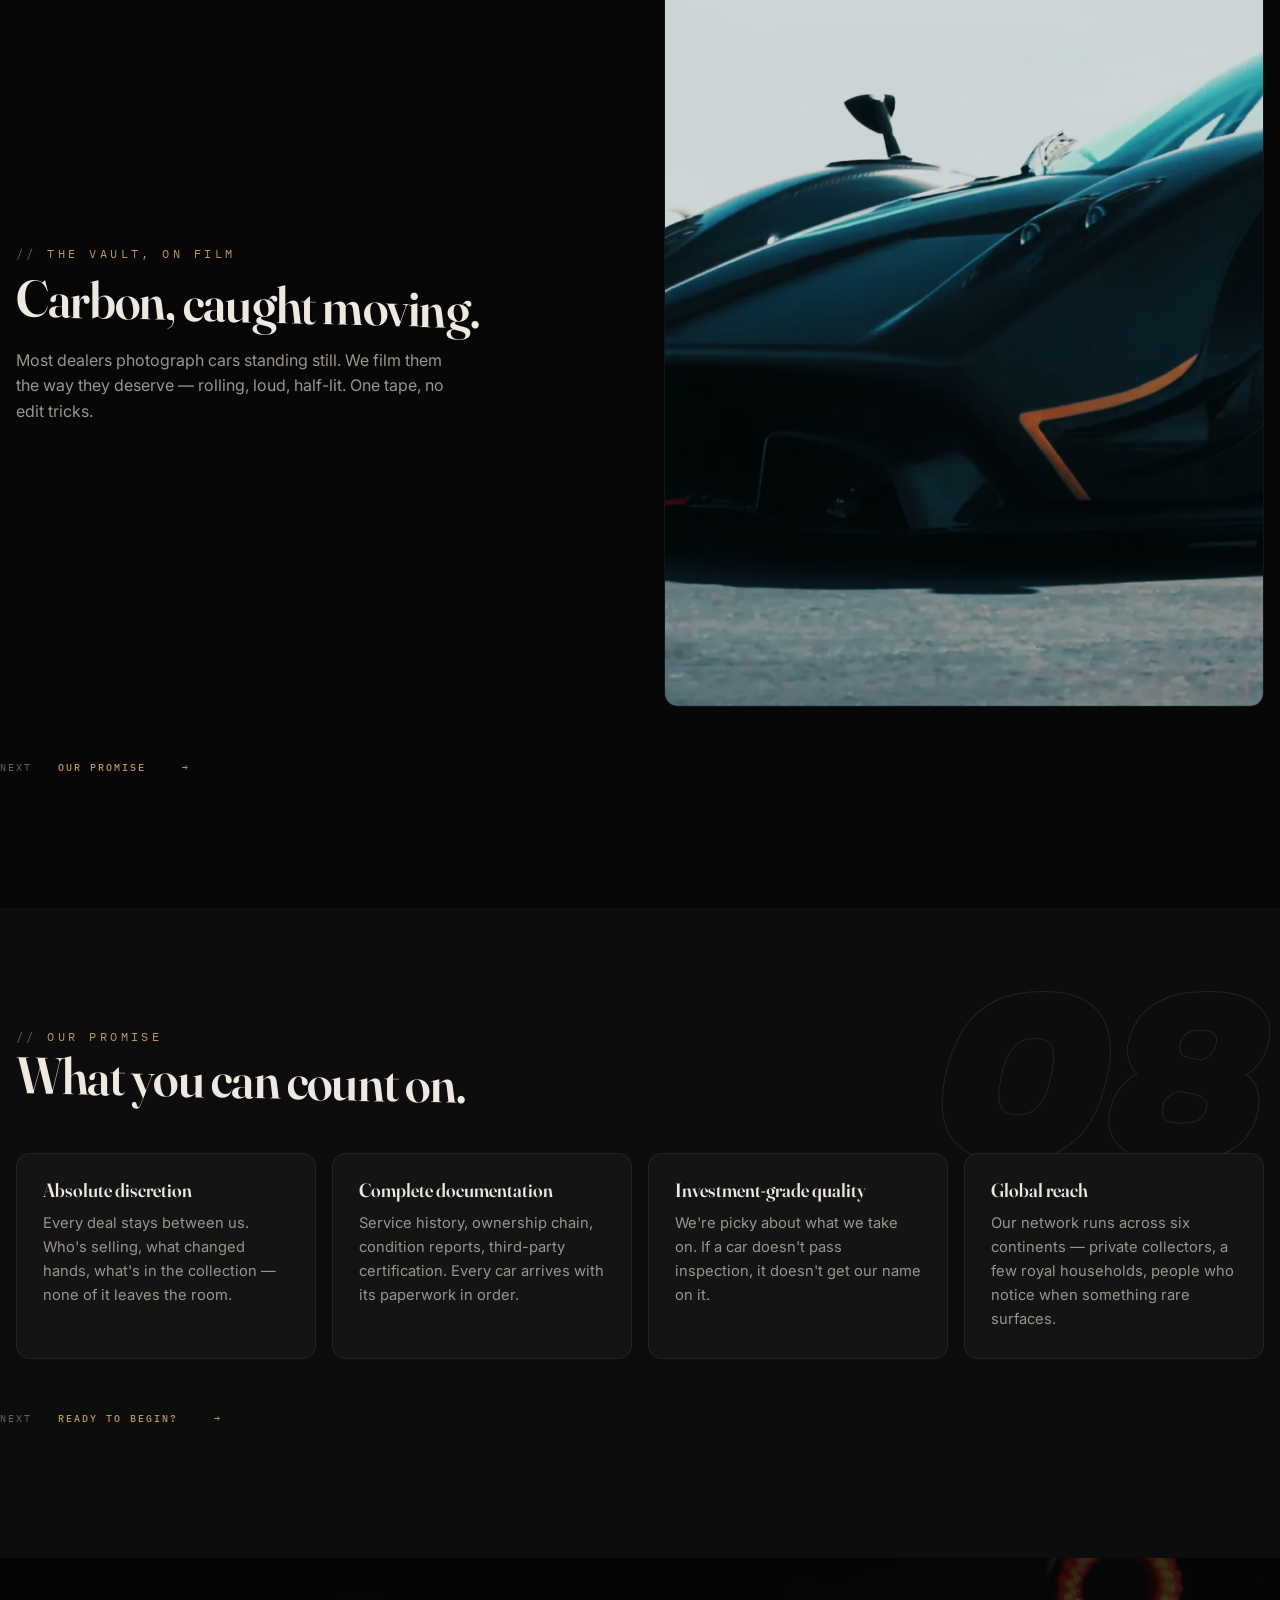
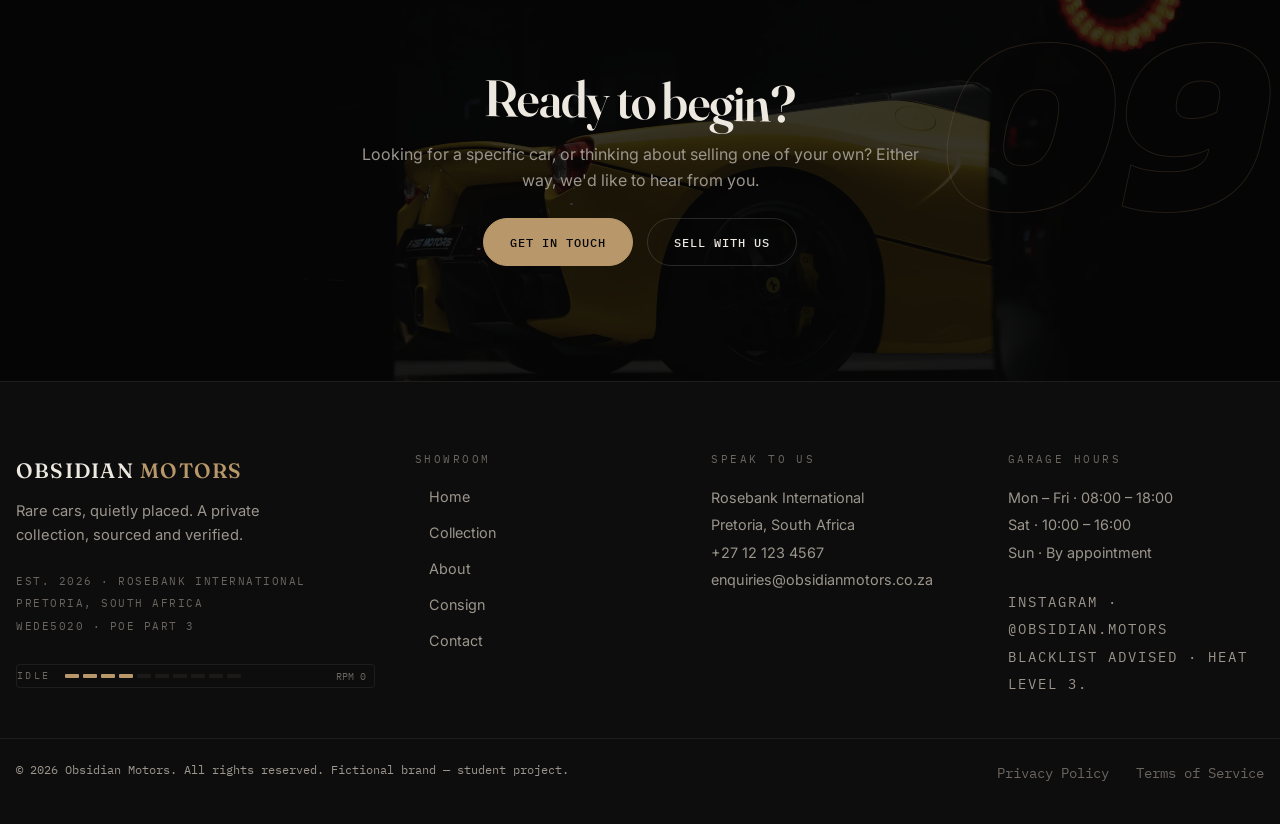
<file: about.html>
<!DOCTYPE html>
<html lang="en">
<head>
  <meta charset="UTF-8" />
  <meta name="viewport" content="width=device-width, initial-scale=1.0" />
  <title>About — Obsidian Motors</title>
  <meta name="description" content="How Obsidian Motors works: a private network for the world's rarest cars, from quiet acquisitions to the Dubai recovery programme." />
  <meta name="theme-color" content="#07080a" />
  <link rel="icon" href="favicon.svg" type="image/svg+xml" />
  <link rel="icon" href="favicon.ico" sizes="16x16 32x32 48x48" />
  <link rel="icon" type="image/png" sizes="32x32" href="assets/icons/icon-32.png" />
  <link rel="apple-touch-icon" href="assets/icons/icon-180.png" />
  <link rel="manifest" href="site.webmanifest" />
  <meta property="og:title" content="About — Obsidian Motors" />
  <meta property="og:description" content="A private network for the world's rarest cars." />
  <meta property="og:type" content="website" />
  <link rel="preconnect" href="https://fonts.googleapis.com" />
  <link rel="preconnect" href="https://fonts.gstatic.com" crossorigin />
  <link rel="stylesheet" href="https://fonts.googleapis.com/css2?family=Fraunces:ital,opsz,wght@0,9..144,300..800;1,9..144,300..800&family=Kanit:ital,wght@1,800&family=Racing+Sans+One&family=Inter:ital,opsz,wght@0,9..144,300..800;1,9..144,300..800&family=Inter:wght@400;500;600&family=IBM+Plex+Mono:wght@400;500&display=swap" />
  <link rel="stylesheet" href="css/base.css" />
  <link rel="stylesheet" href="css/layout.css" />
  <link rel="stylesheet" href="css/components.css" />
  <link rel="stylesheet" href="css/motion.css" />
  <script>document.documentElement.classList.add("js");try{if(sessionStorage.getItem("om_transition")==="open")document.documentElement.classList.add("gate-closed")}catch(e){}</script>
  <script src="assets/vendor/gsap/gsap.min.js" defer></script>
  <script src="assets/vendor/gsap/ScrollTrigger.min.js" defer></script>
  <script src="assets/vendor/gsap/Observer.min.js" defer></script>
</head>
<body><div class="vignette" aria-hidden="true"></div>
<div id="page-fade" aria-hidden="true"></div>

  <header class="nav">
    <div class="nav-inner">
      <a href="index.html" class="nav-logo">
        <img class="crystal" src="assets/icons/logo-crystal.svg" alt="" width="18" height="18" />
        Obsidian <span>Motors</span>
      </a>
      <nav>
        <ul class="nav-links">
          <li><a href="collection.html">Collection</a></li>
          <li><a href="about.html" class="is-current">About</a></li>
          <li><a href="consign.html">Consign</a></li>
        </ul>
      </nav>
      <div class="nav-actions">
        <a href="contact.html" class="nav-cta">Enquire</a>
        <button class="nav-toggle" type="button" aria-label="Open menu" aria-expanded="false"><span></span></button>
      </div>
    </div>
  </header>

  <main>
    <section class="section" style="padding-top:calc(var(--nav-h) + 40px);">
      <div class="wrap">
        <span class="eyebrow">Built in the dark since MMXXIV</span>
        <h1 class="display-nfs">How rare cars<br>quietly change hands.</h1>
        <img class="ph ph-hero" style="margin-top:32px;" src="assets/images/still-jesko.webp" alt="Black and gold Koenigsegg Jesko carbon detail in the vault" loading="lazy" />
      </div>
    </section>
    <section class="section" style="background:var(--carbon);">
      <div class="wrap">
        <p class="lead">
          Obsidian Motors runs on one belief: the rarest cars on Earth deserve someone who treats
          them as more than stock to shift.
        </p>
        <p style="margin-top:18px; max-width:68ch;">
          We're not a dealership. No showroom floor full of salespeople, no rows of cars under
          fluorescent light, no monthly targets. What we have instead is a private network — quiet,
          careful, built over years — that connects exceptional machines with the people who
          understand what they're actually worth.
        </p>
      </div>
    </section>
    <section class="section">
      <div class="wrap">
        <div class="channel reveal">
          <div class="channel-num">01</div>
          <div class="channel-content">
            <h2>Private acquisitions</h2>
            <p>Most of what we handle never reaches a listing. A collector wants to move something rare without the noise of an auction or the exposure of a public sale, so they call us. We take care of the valuation, the paperwork, the logistics, and the transfer — start to finish, without the story getting out.</p>
            <p>Some of these cars have never been photographed for the public. A few have never left the garage they were first delivered to. When they do move, they move through us.</p>
          </div>
          <div class="channel-img"><img class="ph ph-tall" src="assets/images/crewcab-van.webp" alt="Open car transporter with two coupes loaded, city street" loading="lazy" /></div>
        </div>

        <div class="channel channel--reverse reveal">
          <div class="channel-num">02</div>
          <div class="channel-content">
            <h2>Dubai recovery programme</h2>
            <p>We hold a permit that's genuinely hard to come by: the right to acquire supercars left behind in Dubai's municipal impound lots. Bugattis, Paganis, Lamborghinis — cars abandoned by owners who moved on and never came back for them.</p>
            <p>Where we can trace the original owner, we do, and we offer fair compensation. Then the car is stripped down, inspected, brought back to condition by specialists, and documented properly before it earns a place in the collection.</p>
          </div>
          <div class="channel-img"><img class="ph ph-tall" src="assets/images/desert-wreck.webp" alt="An abandoned car left behind in the desert" loading="lazy" /></div>
        </div>
      </div>
    </section>
    <!-- the 3 big pic sections that stick for a bit -->
    <section class="pin-ch" aria-label="Chapter: established">
      <video class="pin-bg" muted loop playsinline preload="none" poster="assets/images/desert-wreck.webp" data-src="assets/videos/tape-1.mp4" aria-hidden="true" tabindex="-1"></video>
      <img src="assets/images/hd/workshop.jpg" srcset="assets/images/workshop.webp 1024w, assets/images/hd/workshop.jpg 2048w" data-opt="assets/images/workshop.webp" width="2048" height="1366" alt="Workshop floor where recovered cars get stripped and inspected" loading="lazy" decoding="async" />
      <div class="pin-copy">
        <p class="pin-tag">CH.01 — EST.</p>
        <h2 class="display-nfs">It started with<br>what the desert gave up.</h2>
      </div>
    </section>
    <section class="pin-ch" aria-label="Chapter: the craft">
      <video class="pin-bg" muted loop playsinline preload="none" poster="assets/images/still-amg.webp" data-src="assets/videos/tape-2.mp4" aria-hidden="true" tabindex="-1"></video>
      <img src="assets/images/hd/f1-engine.jpg" srcset="assets/images/f1-engine.webp 1024w, assets/images/hd/f1-engine.jpg 2048w" data-opt="assets/images/f1-engine.webp" width="2048" height="1210" alt="McLaren F1 V12 engine bay, the kind of detail we inspect" loading="lazy" decoding="async" />
      <div class="pin-copy">
        <p class="pin-tag">CH.02 — THE CRAFT</p>
        <h2 class="display-nfs">Moved quiet.<br>Papered proper.</h2>
      </div>
    </section>
    <section class="pin-ch" aria-label="Chapter: now">
      <video class="pin-bg" muted loop playsinline preload="none" poster="assets/images/still-zonda-r.webp" data-src="assets/videos/tape-3.mp4" aria-hidden="true" tabindex="-1"></video>
      <img src="assets/images/hd/zonda-roadster.jpg" srcset="assets/images/zonda-roadster.webp 1024w, assets/images/hd/zonda-roadster.jpg 2048w" data-opt="assets/images/zonda-roadster.webp" width="2048" height="1365" alt="Pagani Zonda Roadster parked under showroom lights" loading="lazy" decoding="async" />
      <div class="pin-copy">
        <p class="pin-tag">CH.03 — NOW</p>
        <h2 class="display-nfs">The vault<br>stays open late.</h2>
      </div>
    </section>

    <!-- words next to a video -->
    <section class="section">
      <div class="wrap story-split">
        <div class="reveal">
          <span class="eyebrow">The vault, on film</span>
          <h2>Carbon, caught moving.</h2>
          <p style="margin-top:14px; max-width:44ch;">Most dealers photograph cars standing still. We film them the way they deserve — rolling, loud, half-lit. One tape, no edit tricks.</p>
        </div>
        <video src="assets/videos/tape-1.mp4" muted loop playsinline preload="none" poster="assets/images/still-zonda-r.webp" data-cursor="PLAY" aria-label="Short film: Zonda R rolling through the vault"></video>
      </div>
    </section>
    <section class="section" style="background:var(--carbon);">
      <div class="wrap">
        <span class="eyebrow">Our promise</span>
        <h2>What you can count on.</h2>
        <div class="grid-4" style="margin-top:36px;">
          <div class="value-card reveal">
            <h3>Absolute discretion</h3>
            <p>Every deal stays between us. Who's selling, what changed hands, what's in the collection — none of it leaves the room.</p>
          </div>
          <div class="value-card reveal">
            <h3>Complete documentation</h3>
            <p>Service history, ownership chain, condition reports, third-party certification. Every car arrives with its paperwork in order.</p>
          </div>
          <div class="value-card reveal">
            <h3>Investment-grade quality</h3>
            <p>We're picky about what we take on. If a car doesn't pass inspection, it doesn't get our name on it.</p>
          </div>
          <div class="value-card reveal">
            <h3>Global reach</h3>
            <p>Our network runs across six continents — private collectors, a few royal households, people who notice when something rare surfaces.</p>
          </div>
        </div>
      </div>
    </section>
    <section class="section" style="text-align:center; position:relative; overflow:hidden;">
      <video class="section-bg" muted loop playsinline preload="none" poster="assets/images/still-zonda-r.webp" data-src="assets/videos/laferrari-yellow-4k.mp4" aria-hidden="true" tabindex="-1"></video>
      <div class="wrap">
        <h2>Ready to begin?</h2>
        <p style="margin:14px auto 0; max-width:56ch;">Looking for a specific car, or thinking about selling one of your own? Either way, we'd like to hear from you.</p>
        <div class="btn-row" style="justify-content:center; margin-top:24px;">
          <a href="contact.html" class="btn">Get in touch</a>
          <a href="consign.html" class="btn-outline">Sell with us</a>
        </div>
      </div>
    </section>

  </main>

  <footer class="footer">
    <div class="footer-grid">
      <div>
        <div class="footer-logo">Obsidian <span>Motors</span></div>
        <p class="footer-tagline">Rare cars, quietly placed. A private collection, sourced and verified.</p>
        <p class="footer-meta">Est. 2026 · Rosebank International<br>Pretoria, South Africa<br>WEDE5020 · POE Part 3</p>
        <div class="rpm" aria-hidden="true">
          <span class="rpm-label">Idle</span>
          <span class="rpm-bar">
            <i class="on"></i><i class="on"></i><i class="on"></i><i class="on"></i><i></i><i></i><i></i><i></i><i></i><i></i>
          </span>
        </div>
      </div>
      <div>
        <h4>Showroom</h4>
        <ul>
          <li><a href="index.html">Home</a></li>
          <li><a href="collection.html">Collection</a></li>
          <li><a href="about.html">About</a></li>
          <li><a href="consign.html">Consign</a></li>
          <li><a href="contact.html">Contact</a></li>
        </ul>
      </div>
      <div>
        <h4>Speak to us</h4>
        <address>
          Rosebank International<br>
          Pretoria, South Africa<br>
          <a href="tel:+27121234567">+27 12 123 4567</a><br>
          <a href="mailto:enquiries@obsidianmotors.co.za">enquiries@obsidianmotors.co.za</a>
        </address>
      </div>
      <div class="footer-hours">
        <h4>Garage hours</h4>
        <p>Mon – Fri · 08:00 – 18:00<br>
           Sat · 10:00 – 16:00<br>
           Sun · By appointment</p>
         <p class="footer-meta">Instagram · @obsidian.motors<br>Blacklist advised · HEAT LEVEL 3.</p>
      </div>
    </div>
    <div class="footer-bottom">
      <p>&copy; <span data-year>2026</span> Obsidian Motors. All rights reserved. Fictional brand — student project.</p>
      <div>
        <a href="privacy.html">Privacy Policy</a>
        <a href="terms.html">Terms of Service</a>
      </div>
    </div>
  </footer>

  <script src="js/site.js" defer></script>
  <script src="js/intro.js" defer></script>
  <script src="js/motion.js" defer></script>
  <script src="js/cursor.js" defer></script>
  <script src="js/carousel.js" defer></script>
  <script src="js/video.js" defer></script>
  <script src="js/transition.js" defer></script>
  <script src="js/story.js" defer></script>
  <script src="js/hover.js" defer></script>
  <script src="js/menu.js" defer></script>
  <script src="js/footer.js" defer></script>
  <script src="js/media.js" defer></script>
  <script src="js/extras.js" defer></script>
</body>
</html>
</file>
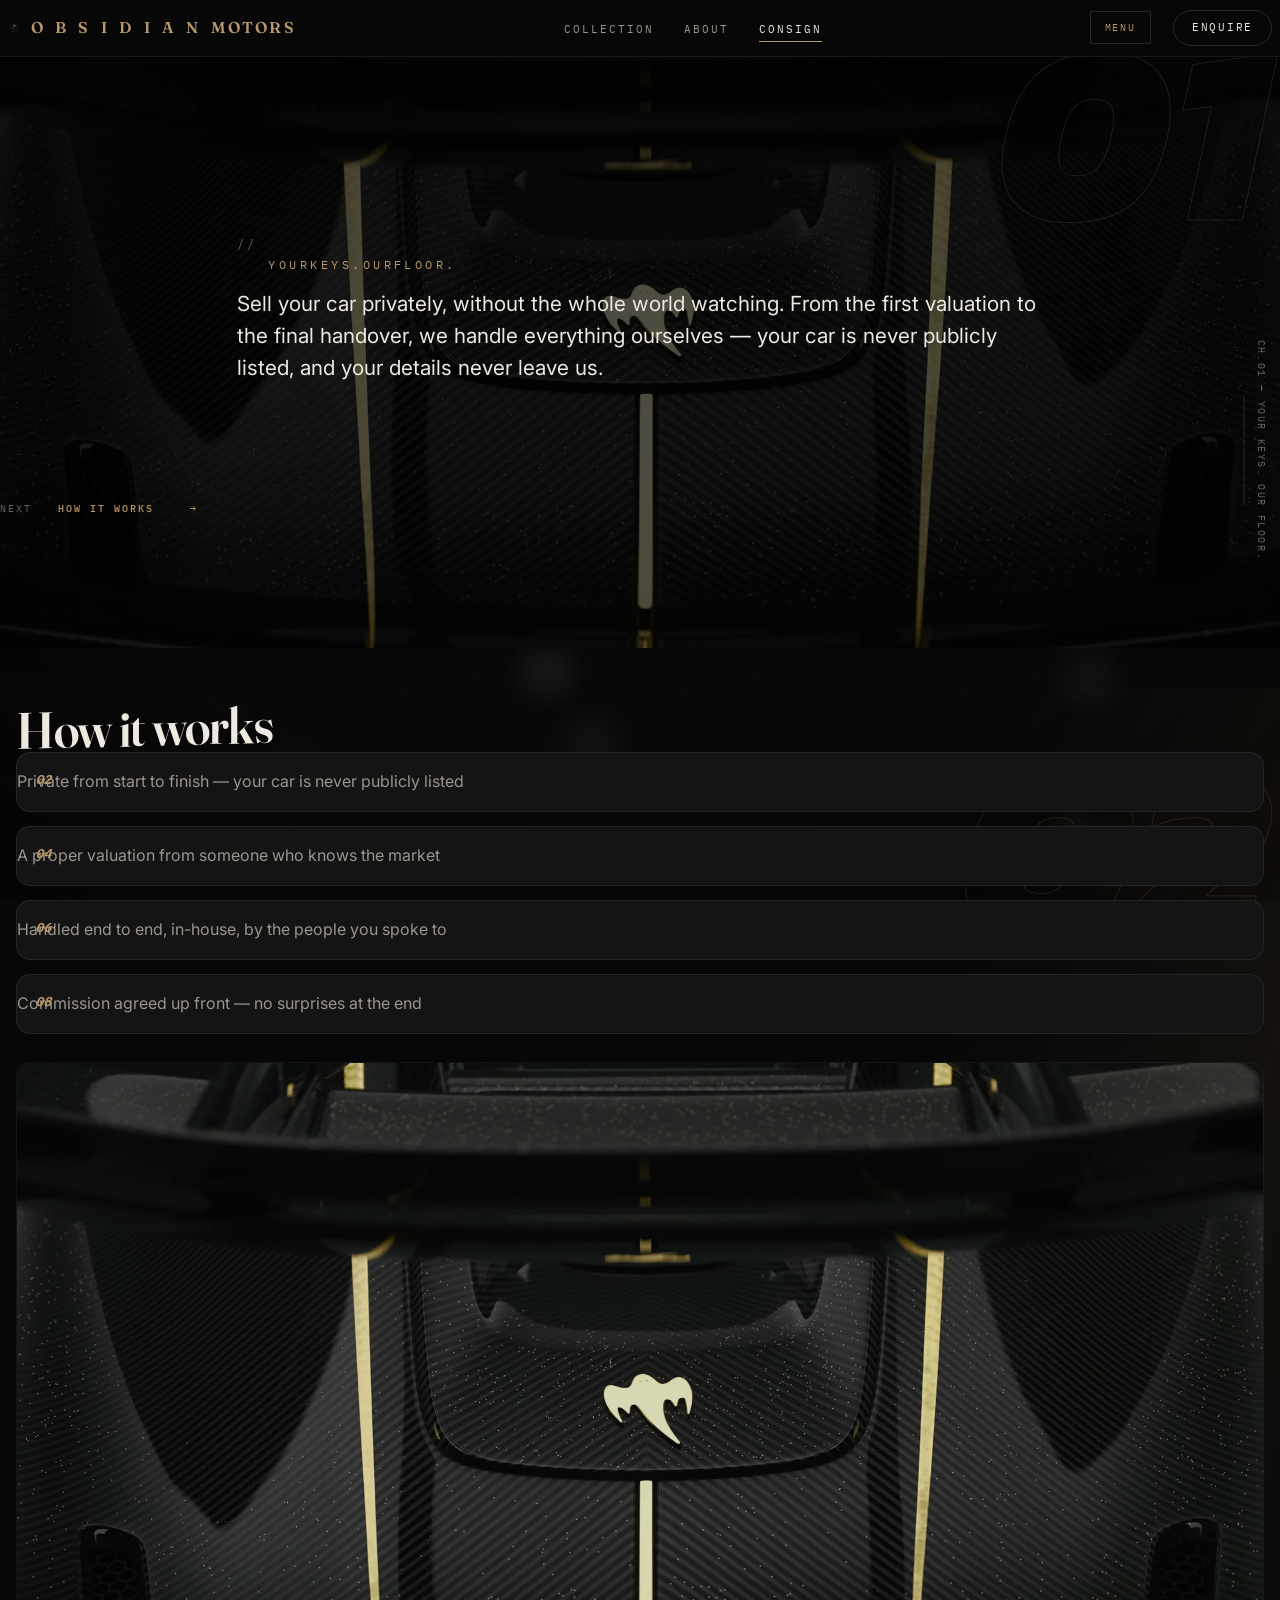
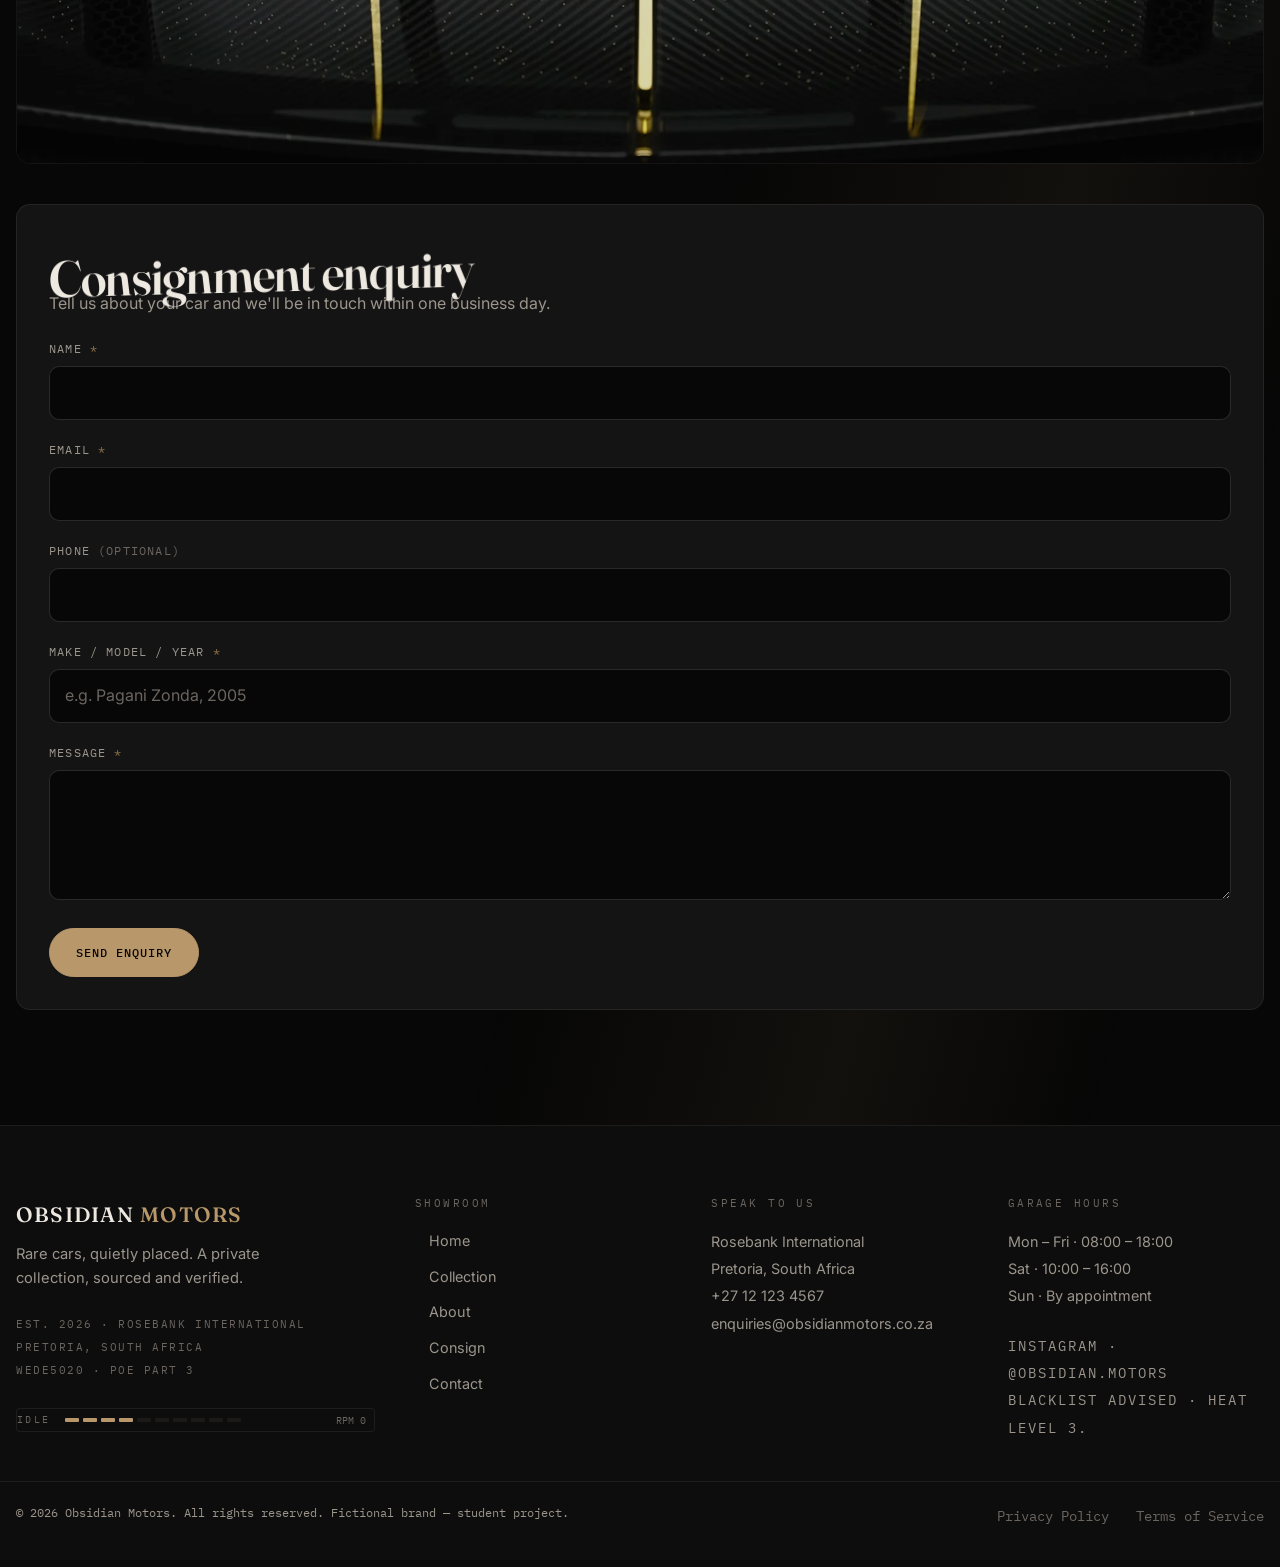
<file: consign.html>
<!DOCTYPE html>
<html lang="en">
<head>
  <meta charset="UTF-8" />
  <meta name="viewport" content="width=device-width, initial-scale=1.0" />
  <title>Consign — Obsidian Motors</title>
  <meta name="description" content="Sell your car privately through Obsidian Motors. Discreet valuation, handled in-house, commission agreed up front." />
  <meta name="theme-color" content="#07080a" />
  <link rel="icon" href="favicon.svg" type="image/svg+xml" />
  <link rel="icon" href="favicon.ico" sizes="16x16 32x32 48x48" />
  <link rel="icon" type="image/png" sizes="32x32" href="assets/icons/icon-32.png" />
  <link rel="apple-touch-icon" href="assets/icons/icon-180.png" />
  <link rel="manifest" href="site.webmanifest" />
  <meta property="og:title" content="Consign — Obsidian Motors" />
  <meta property="og:description" content="Sell your car privately. Discreet, handled in-house, no surprises." />
  <meta property="og:type" content="website" />
  <link rel="preconnect" href="https://fonts.googleapis.com" />
  <link rel="preconnect" href="https://fonts.gstatic.com" crossorigin />
  <link rel="stylesheet" href="https://fonts.googleapis.com/css2?family=Fraunces:ital,opsz,wght@0,9..144,300..800;1,9..144,300..800&family=Kanit:ital,wght@1,800&family=Racing+Sans+One&family=Inter:ital,opsz,wght@0,9..144,300..800;1,9..144,300..800&family=Inter:wght@400;500;600&family=IBM+Plex+Mono:wght@400;500&display=swap" />
  <link rel="stylesheet" href="css/base.css" />
  <link rel="stylesheet" href="css/layout.css" />
  <link rel="stylesheet" href="css/components.css" />
  <link rel="stylesheet" href="css/motion.css" />
  <script>document.documentElement.classList.add("js");try{if(sessionStorage.getItem("om_transition")==="open")document.documentElement.classList.add("gate-closed")}catch(e){}</script>
  <script src="assets/vendor/gsap/gsap.min.js" defer></script>
  <script src="assets/vendor/gsap/ScrollTrigger.min.js" defer></script>
  <script src="assets/vendor/gsap/Observer.min.js" defer></script>
</head>
<body><div class="vignette" aria-hidden="true"></div>
<div id="page-fade" aria-hidden="true"></div>

  <header class="nav">
    <div class="nav-inner">
      <a href="index.html" class="nav-logo">
        <img class="crystal" src="assets/icons/logo-crystal.svg" alt="" width="18" height="18" />
        Obsidian <span>Motors</span>
      </a>
      <nav>
        <ul class="nav-links">
          <li><a href="collection.html">Collection</a></li>
          <li><a href="about.html">About</a></li>
          <li><a href="consign.html" class="is-current">Consign</a></li>
        </ul>
      </nav>
      <div class="nav-actions">
        <a href="contact.html" class="nav-cta">Enquire</a>
        <button class="nav-toggle" type="button" aria-label="Open menu" aria-expanded="false"><span></span></button>
      </div>
    </div>
  </header>

  <main>
    <section class="section consign-hero" style="padding-top:calc(var(--nav-h) + 40px); min-height:72vh; display:grid; align-items:end;">
      <video src="assets/videos/break.mp4" muted loop playsinline preload="none" poster="assets/images/still-jesko.webp" aria-hidden="true" tabindex="-1"></video>
      <div class="wrap">
        <span class="eyebrow">Your keys. Our floor.</span>
        <h1 class="display-nfs">Consign.</h1>
        <p class="lead" style="margin-top:18px;">
          Sell your car privately, without the whole world watching. From the first valuation to the
          final handover, we handle everything ourselves — your car is never publicly listed, and your
          details never leave us.
        </p>
      </div>
    </section>
    <section class="section" style="padding-top:0;">
      <div class="wrap">
        <div style="margin-top:40px;">
          <h2>How it works</h2>
          <ul class="process">
            <li>Private from start to finish — your car is never publicly listed</li>
            <li>A proper valuation from someone who knows the market</li>
            <li>Handled end to end, in-house, by the people you spoke to</li>
            <li>Commission agreed up front — no surprises at the end</li>
          </ul>
          <video class="process-clip" src="assets/videos/cta-bg.mp4" muted loop playsinline preload="none" poster="assets/images/still-jesko.webp" data-cursor="PLAY" aria-label="Short film: handover at the vault" style="margin-top:28px;"></video>
        </div>

        <div class="form-card" style="margin-top:32px;">
          <h2>Consignment enquiry</h2>
          <p style="margin-bottom:22px;">Tell us about your car and we'll be in touch within one business day.</p>
          <form data-enquiry novalidate>
            <div class="field">
              <label for="c-name">Name <span class="req">*</span></label>
              <input id="c-name" type="text" name="name" autocomplete="name" required />
            </div>
            <div class="field">
              <label for="c-email">Email <span class="req">*</span></label>
              <input id="c-email" type="email" name="email" autocomplete="email" required />
            </div>
            <div class="field">
              <label for="c-phone">Phone <span class="opt">(optional)</span></label>
              <input id="c-phone" type="tel" name="phone" autocomplete="tel" />
            </div>
            <div class="field">
              <label for="c-vehicle">Make / model / year <span class="req">*</span></label>
              <input id="c-vehicle" type="text" name="vehicle" placeholder="e.g. Pagani Zonda, 2005" required />
            </div>
            <div class="field">
              <label for="c-message">Message <span class="req">*</span></label>
              <textarea id="c-message" name="message" required></textarea>
            </div>
            <button type="submit" class="btn">Send enquiry</button>
            <p class="form-note" data-ok hidden style="color:var(--gold);">Thanks — we'll be in touch within one business day.</p>
          </form>
        </div>
      </div>
    </section>
  </main>

  <footer class="footer">
    <div class="footer-grid">
      <div>
        <div class="footer-logo">Obsidian <span>Motors</span></div>
        <p class="footer-tagline">Rare cars, quietly placed. A private collection, sourced and verified.</p>
        <p class="footer-meta">Est. 2026 · Rosebank International<br>Pretoria, South Africa<br>WEDE5020 · POE Part 3</p>
        <div class="rpm" aria-hidden="true">
          <span class="rpm-label">Idle</span>
          <span class="rpm-bar">
            <i class="on"></i><i class="on"></i><i class="on"></i><i class="on"></i><i></i><i></i><i></i><i></i><i></i><i></i>
          </span>
        </div>
      </div>
      <div>
        <h4>Showroom</h4>
        <ul>
          <li><a href="index.html">Home</a></li>
          <li><a href="collection.html">Collection</a></li>
          <li><a href="about.html">About</a></li>
          <li><a href="consign.html">Consign</a></li>
          <li><a href="contact.html">Contact</a></li>
        </ul>
      </div>
      <div>
        <h4>Speak to us</h4>
        <address>
          Rosebank International<br>
          Pretoria, South Africa<br>
          <a href="tel:+27121234567">+27 12 123 4567</a><br>
          <a href="mailto:enquiries@obsidianmotors.co.za">enquiries@obsidianmotors.co.za</a>
        </address>
      </div>
      <div class="footer-hours">
        <h4>Garage hours</h4>
        <p>Mon – Fri · 08:00 – 18:00<br>
           Sat · 10:00 – 16:00<br>
           Sun · By appointment</p>
         <p class="footer-meta">Instagram · @obsidian.motors<br>Blacklist advised · HEAT LEVEL 3.</p>
      </div>
    </div>
    <div class="footer-bottom">
      <p>&copy; <span data-year>2026</span> Obsidian Motors. All rights reserved. Fictional brand — student project.</p>
      <div>
        <a href="privacy.html">Privacy Policy</a>
        <a href="terms.html">Terms of Service</a>
      </div>
    </div>
  </footer>

  <script src="js/site.js" defer></script>
  <script src="js/intro.js" defer></script>
  <script src="js/motion.js" defer></script>
  <script src="js/cursor.js" defer></script>
  <script src="js/carousel.js" defer></script>
  <script src="js/video.js" defer></script>
  <script src="js/transition.js" defer></script>
  <script src="js/story.js" defer></script>
  <script src="js/hover.js" defer></script>
  <script src="js/menu.js" defer></script>
  <script src="js/footer.js" defer></script>
  <script src="js/media.js" defer></script>
  <script src="js/extras.js" defer></script>
</body>
</html>
</file>
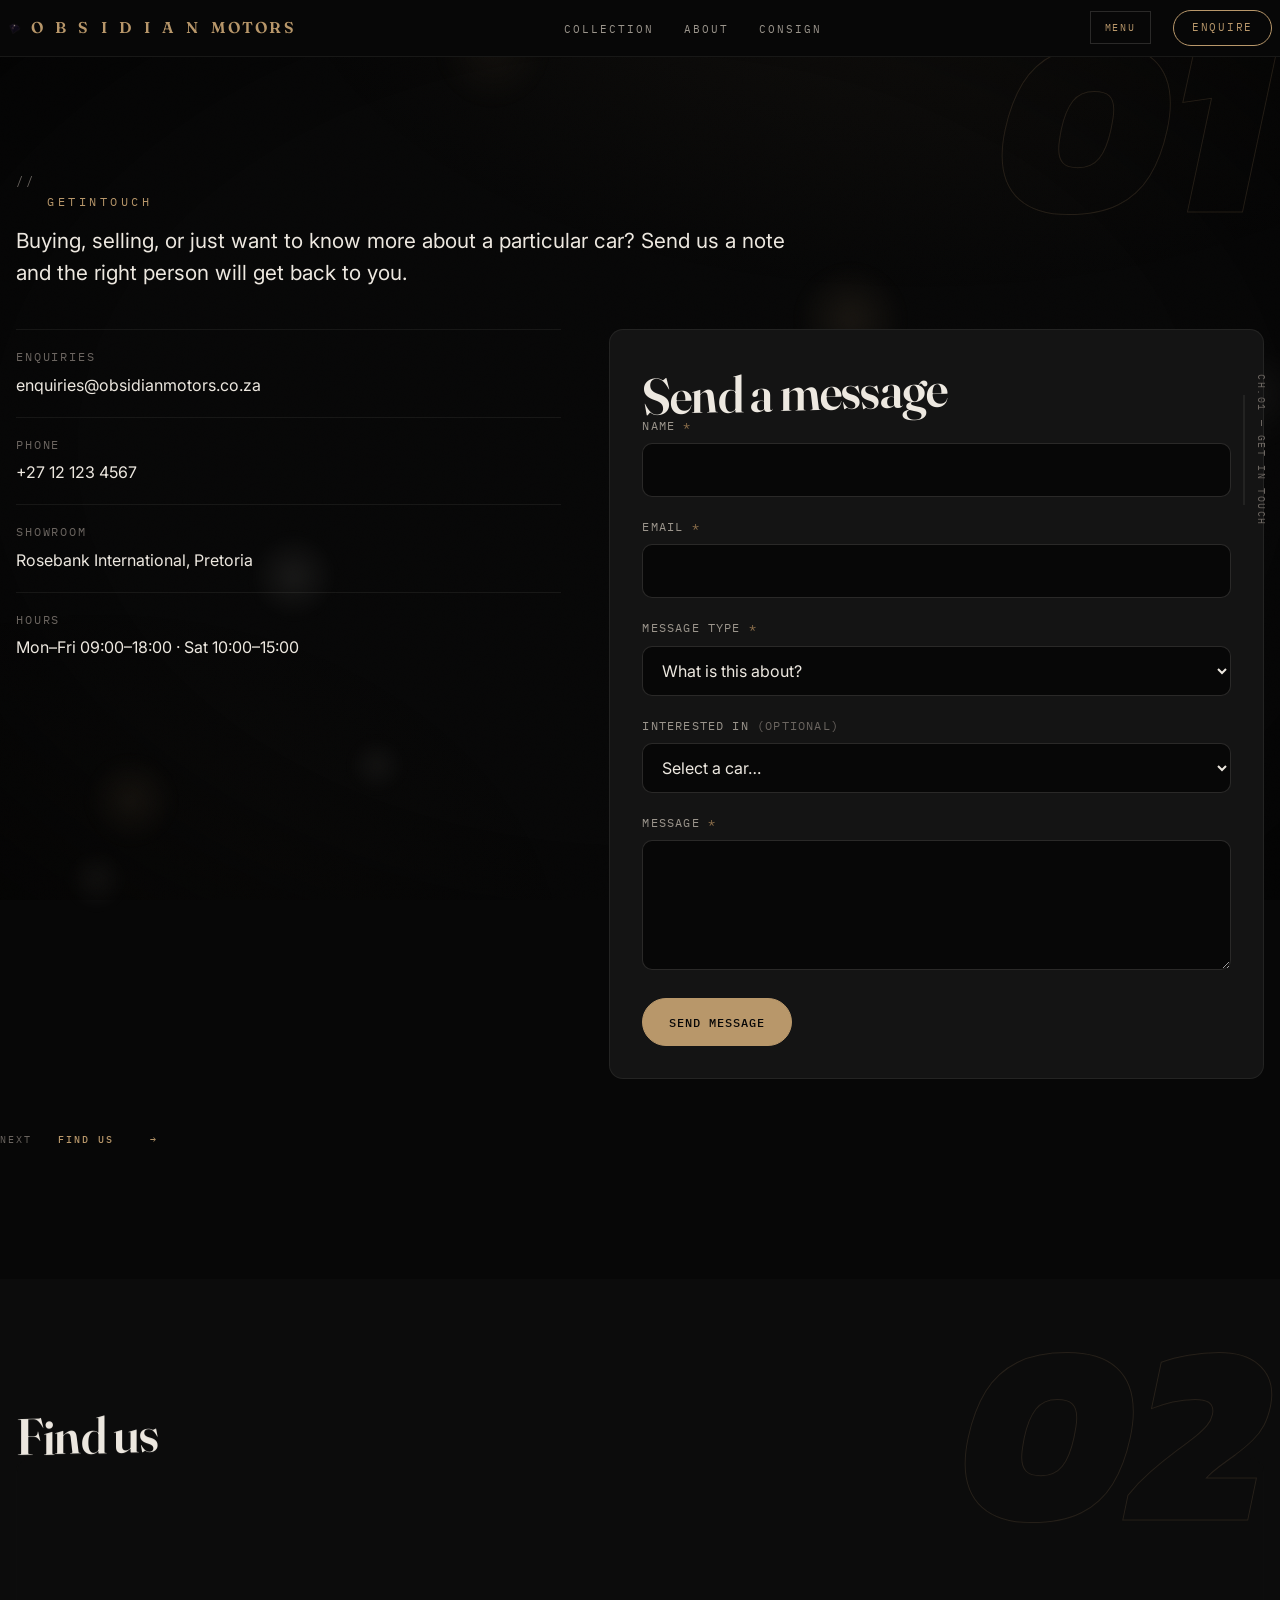
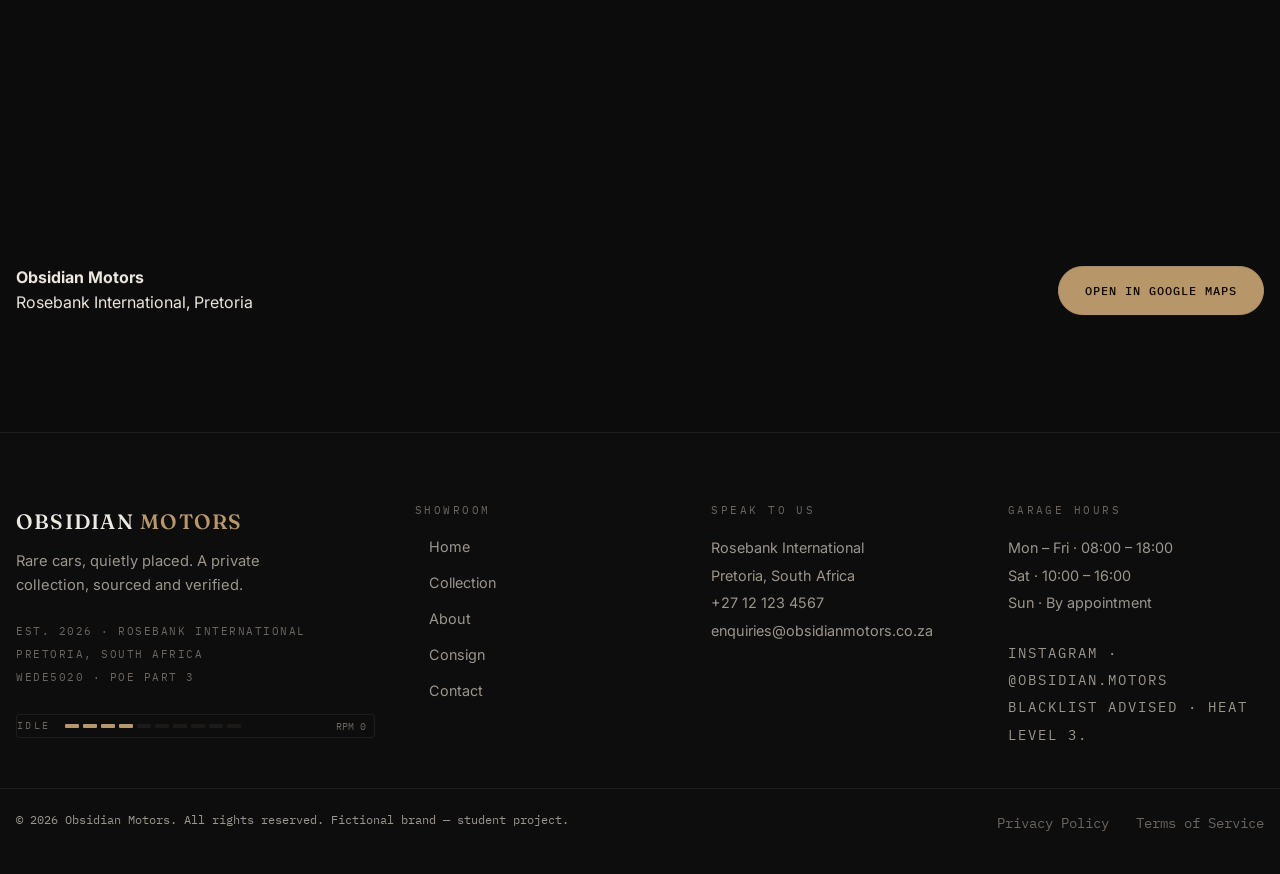
<file: contact.html>
<!DOCTYPE html>
<html lang="en">
<head>
  <meta charset="UTF-8" />
  <meta name="viewport" content="width=device-width, initial-scale=1.0" />
  <title>Contact — Obsidian Motors</title>
  <meta name="description" content="Talk to Obsidian Motors about buying, selling, or a specific car. Rosebank International, Pretoria." />
  <meta name="theme-color" content="#07080a" />
  <link rel="icon" href="favicon.svg" type="image/svg+xml" />
  <link rel="icon" href="favicon.ico" sizes="16x16 32x32 48x48" />
  <link rel="icon" type="image/png" sizes="32x32" href="assets/icons/icon-32.png" />
  <link rel="apple-touch-icon" href="assets/icons/icon-180.png" />
  <link rel="manifest" href="site.webmanifest" />
  <meta property="og:title" content="Contact — Obsidian Motors" />
  <meta property="og:description" content="Talk to us about buying, selling, or a specific car." />
  <meta property="og:type" content="website" />
  <link rel="preconnect" href="https://fonts.googleapis.com" />
  <link rel="preconnect" href="https://fonts.gstatic.com" crossorigin />
  <link rel="stylesheet" href="https://fonts.googleapis.com/css2?family=Fraunces:ital,opsz,wght@0,9..144,300..800;1,9..144,300..800&family=Kanit:ital,wght@1,800&family=Racing+Sans+One&family=Inter:ital,opsz,wght@0,9..144,300..800;1,9..144,300..800&family=Inter:wght@400;500;600&family=IBM+Plex+Mono:wght@400;500&display=swap" />
  <link rel="stylesheet" href="css/base.css" />
  <link rel="stylesheet" href="css/layout.css" />
  <link rel="stylesheet" href="css/components.css" />
  <link rel="stylesheet" href="css/motion.css" />
  <script>document.documentElement.classList.add("js");try{if(sessionStorage.getItem("om_transition")==="open")document.documentElement.classList.add("gate-closed")}catch(e){}</script>
  <script src="assets/vendor/gsap/gsap.min.js" defer></script>
  <script src="assets/vendor/gsap/ScrollTrigger.min.js" defer></script>
  <script src="assets/vendor/gsap/Observer.min.js" defer></script>
</head>
<body><div class="vignette" aria-hidden="true"></div>
<div id="page-fade" aria-hidden="true"></div>

  <header class="nav">
    <div class="nav-inner">
      <a href="index.html" class="nav-logo">
        <img class="crystal" src="assets/icons/logo-crystal.svg" alt="" width="18" height="18" />
        Obsidian <span>Motors</span>
      </a>
      <nav>
        <ul class="nav-links">
          <li><a href="collection.html">Collection</a></li>
          <li><a href="about.html">About</a></li>
          <li><a href="consign.html">Consign</a></li>
        </ul>
      </nav>
      <div class="nav-actions">
        <a href="contact.html" class="nav-cta is-current">Enquire</a>
        <button class="nav-toggle" type="button" aria-label="Open menu" aria-expanded="false"><span></span></button>
      </div>
    </div>
  </header>

  <main>
    <section class="section" style="padding-top:calc(var(--nav-h) + 40px);">
      <div class="wrap">
        <span class="eyebrow">Get in touch</span>
        <h1 class="display-nfs">Let's talk.</h1>
        <p class="lead" style="margin-top:18px;">
          Buying, selling, or just want to know more about a particular car? Send us a note and the
          right person will get back to you.
        </p>

        <div class="contact-grid" style="margin-top:40px;">
          <!-- details -->
          <ul class="details">
            <li>
              <span class="label">Enquiries</span>
              <a href="mailto:enquiries@obsidianmotors.co.za">enquiries@obsidianmotors.co.za</a>
            </li>
            <li>
              <span class="label">Phone</span>
              <a href="tel:+27121234567">+27 12 123 4567</a>
            </li>
            <li>
              <span class="label">Showroom</span>
              <span class="value">Rosebank International, Pretoria</span>
            </li>
            <li>
              <span class="label">Hours</span>
              <span class="value">Mon–Fri 09:00–18:00 · Sat 10:00–15:00</span>
            </li>
          </ul>

          <!-- form -->
          <div class="form-card">
            <h2>Send a message</h2>
            <form data-enquiry action="mailto:enquiries@obsidianmotors.co.za" method="post" enctype="text/plain" novalidate>
              <div class="field">
                <label for="m-name">Name <span class="req">*</span></label>
                <input id="m-name" type="text" name="name" autocomplete="name" minlength="2" required />
              </div>
              <div class="field">
                <label for="m-email">Email <span class="req">*</span></label>
                <input id="m-email" type="email" name="email" autocomplete="email" required />
              </div>
              <div class="field">
                <label for="m-message-type">Message type <span class="req">*</span></label>
                <select id="m-message-type" name="message_type" required>
                  <option value="" disabled selected>What is this about?</option>
                  <option>General question</option>
                  <option>Buying a car</option>
                  <option>Selling or consigning</option>
                  <option>Servicing and maintenance</option>
                  <option>Press or media</option>
                  <option>Something else</option>
                </select>
              </div>
              <div class="field">
                <label for="m-vehicle">Interested in <span class="opt">(optional)</span></label>
                <select id="m-vehicle" name="vehicle">
                  <option value="" disabled selected>Select a car…</option>
                  <option>BMW M3 GTR</option>
                  <option>Mercedes-AMG GT3</option>
                  <option>McLaren F1 GTR Longtail</option>
                  <option>Pagani Zonda F</option>
                  <option>General enquiry</option>
                </select>
              </div>
              <div class="field">
                <label for="m-message">Message <span class="req">*</span></label>
                <textarea id="m-message" name="message" minlength="20" required></textarea>
              </div>
              <button type="submit" class="btn">Send message</button>
              <p class="form-note" data-ok hidden style="color:var(--gold);">Thanks — your message is ready in your email app. Send it and we'll reply within one business day.</p>
            </form>
          </div>
        </div>
      </div>
    </section>

    <!-- map -->
    <section class="section" style="background:var(--carbon);">
      <div class="wrap">
        <h2>Find us</h2>
        <iframe class="map-embed" style="margin-top:8px;" src="https://www.google.com/maps?q=Rosebank%2C%20Pretoria&output=embed" title="Map showing Rosebank International, Pretoria" loading="lazy" referrerpolicy="no-referrer-when-downgrade"></iframe>
        <div class="map-address">
          <p><strong>Obsidian Motors</strong><br>Rosebank International, Pretoria</p>
          <a class="btn" href="https://www.google.com/maps?q=Rosebank%2C%20Pretoria" target="_blank" rel="noopener">Open in Google Maps</a>
        </div>
      </div>
    </section>
  </main>

  <footer class="footer">
    <div class="footer-grid">
      <div>
        <div class="footer-logo">Obsidian <span>Motors</span></div>
        <p class="footer-tagline">Rare cars, quietly placed. A private collection, sourced and verified.</p>
        <p class="footer-meta">Est. 2026 · Rosebank International<br>Pretoria, South Africa<br>WEDE5020 · POE Part 3</p>
        <div class="rpm" aria-hidden="true">
          <span class="rpm-label">Idle</span>
          <span class="rpm-bar">
            <i class="on"></i><i class="on"></i><i class="on"></i><i class="on"></i><i></i><i></i><i></i><i></i><i></i><i></i>
          </span>
        </div>
      </div>
      <div>
        <h4>Showroom</h4>
        <ul>
          <li><a href="index.html">Home</a></li>
          <li><a href="collection.html">Collection</a></li>
          <li><a href="about.html">About</a></li>
          <li><a href="consign.html">Consign</a></li>
          <li><a href="contact.html">Contact</a></li>
        </ul>
      </div>
      <div>
        <h4>Speak to us</h4>
        <address>
          Rosebank International<br>
          Pretoria, South Africa<br>
          <a href="tel:+27121234567">+27 12 123 4567</a><br>
          <a href="mailto:enquiries@obsidianmotors.co.za">enquiries@obsidianmotors.co.za</a>
        </address>
      </div>
      <div class="footer-hours">
        <h4>Garage hours</h4>
        <p>Mon – Fri · 08:00 – 18:00<br>
           Sat · 10:00 – 16:00<br>
           Sun · By appointment</p>
         <p class="footer-meta">Instagram · @obsidian.motors<br>Blacklist advised · HEAT LEVEL 3.</p>
      </div>
    </div>
    <div class="footer-bottom">
      <p>&copy; <span data-year>2026</span> Obsidian Motors. All rights reserved. Fictional brand — student project.</p>
      <div>
        <a href="privacy.html">Privacy Policy</a>
        <a href="terms.html">Terms of Service</a>
      </div>
    </div>
  </footer>

  <script src="js/site.js" defer></script>
  <script src="js/intro.js" defer></script>
  <script src="js/motion.js" defer></script>
  <script src="js/cursor.js" defer></script>
  <script src="js/carousel.js" defer></script>
  <script src="js/video.js" defer></script>
  <script src="js/transition.js" defer></script>
  <script src="js/story.js" defer></script>
  <script src="js/hover.js" defer></script>
  <script src="js/menu.js" defer></script>
  <script src="js/footer.js" defer></script>
  <script src="js/media.js" defer></script>
  <script src="js/extras.js" defer></script>
  <script src="js/forms.js" defer></script>
</body>
</html>
</file>
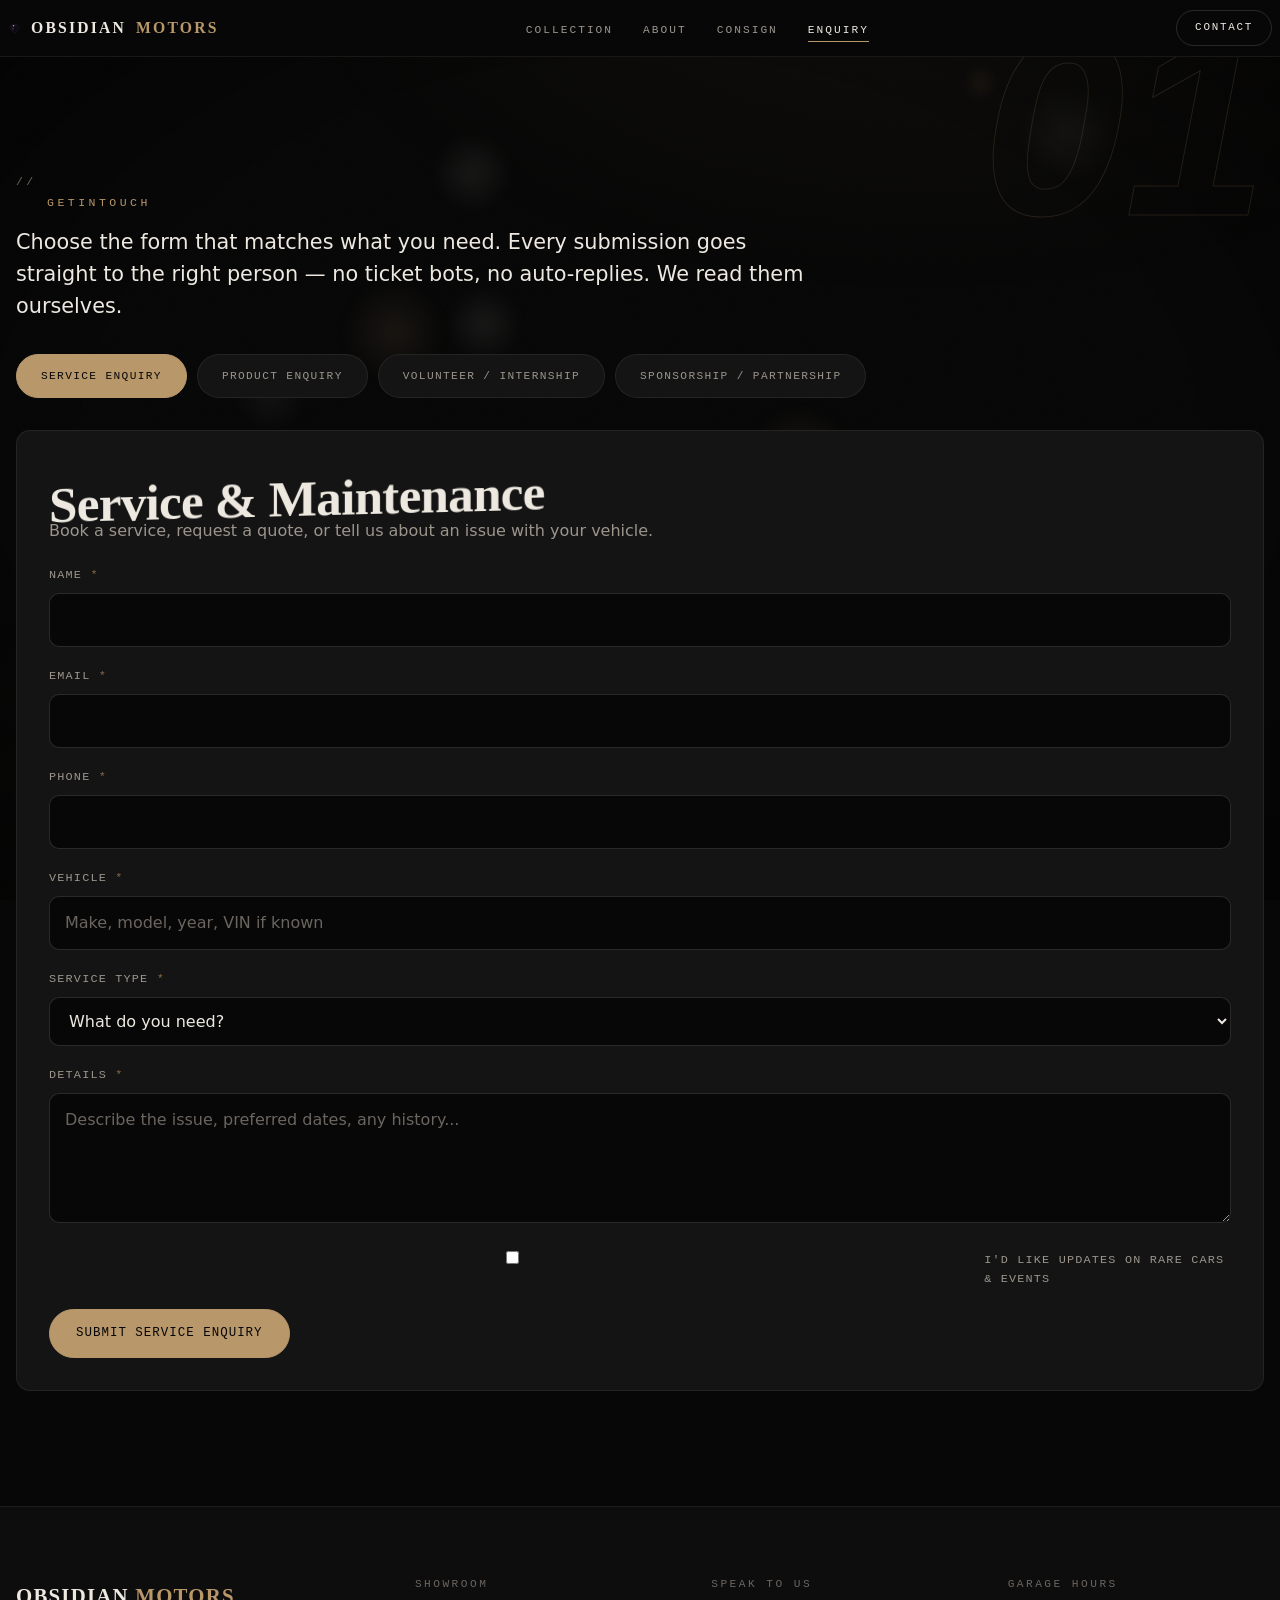
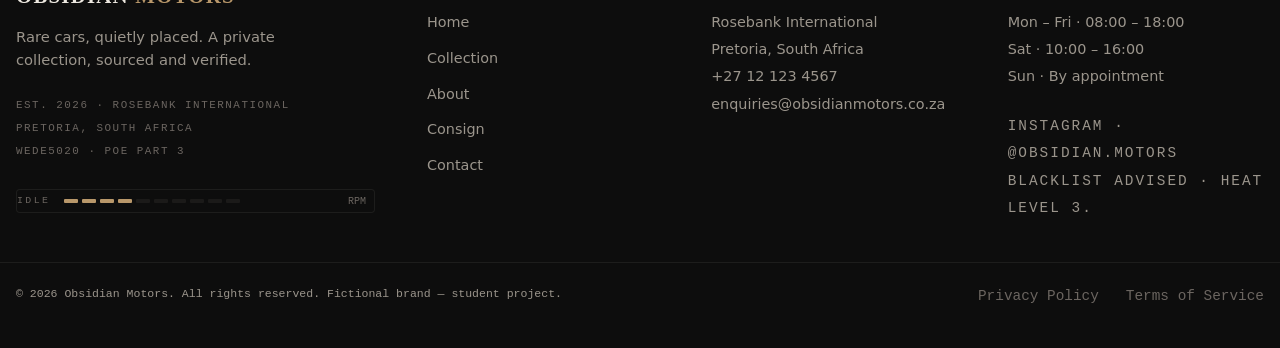
<file: enquiry.html>
<!DOCTYPE html>
<html lang="en">
<head>
  <meta charset="UTF-8" />
  <meta name="viewport" content="width=device-width, initial-scale=1.0" />
  <title>Enquiry — Obsidian Motors</title>
  <meta name="description" content="Submit a service, product, volunteer, or sponsorship enquiry to Obsidian Motors." />
  <meta name="theme-color" content="#07080a" />
  <link rel="icon" href="favicon.svg" type="image/svg+xml" />
  <link rel="icon" href="favicon.ico" sizes="16x16 32x32 48x48" />
  <link rel="icon" type="image/png" sizes="32x32" href="assets/icons/icon-32.png" />
  <link rel="apple-touch-icon" href="assets/icons/icon-180.png" />
  <link rel="manifest" href="site.webmanifest" />
  <meta property="og:title" content="Enquiry — Obsidian Motors" />
  <meta property="og:description" content="Submit a service, product, volunteer, or sponsorship enquiry." />
  <meta property="og:type" content="website" />
  <meta property="og:image" content="assets/images/og-default.webp" />
  <meta property="og:url" content="https://d34thc0n3.github.io/SINGINI_ST10541062_WEDE5020_POE/enquiry.html" />
  <meta name="twitter:card" content="summary_large_image" />
  <meta name="twitter:site" content="@obsidianmotors" />
  <meta name="twitter:creator" content="@obsidianmotors" />
  <meta name="twitter:title" content="Enquiry — Obsidian Motors" />
  <meta name="twitter:description" content="Submit a service, product, volunteer, or sponsorship enquiry to Obsidian Motors." />
  <meta name="twitter:image" content="assets/images/og-default.webp" />
  <meta http-equiv="Content-Security-Policy" content="default-src 'self'; script-src 'self' 'unsafe-inline' https://fonts.googleapis.com https://fonts.gstatic.com https://unpkg.com https://formsubmit.co; style-src 'self' 'unsafe-inline' https://fonts.googleapis.com https://fonts.gstatic.com https://unpkg.com; img-src 'self' data: https:; font-src 'self' data: https://fonts.gstatic.com https://fonts.googleapis.com; video-src 'self' data: https:; connect-src 'self' https://formsubmit.co https://unpkg.com https://fonts.googleapis.com https://fonts.gstatic.com https://{s}.tile.openstreetmap.org; frame-src 'self' https://formsubmit.co; object-src 'none'; base-uri 'self'; form-action 'self' https://formsubmit.co;" />
  <link rel="preconnect" href="https://fonts.googleapis.com" />
  <link rel="preconnect" href="https://fonts.gstatic.com" crossorigin />
  <link rel="stylesheet" href="https://fonts.googleapis.com/css2?family=Fraunces:ital,opsz,wght@0,9..144,300..800;1,9..144,300..800&family=Kanit:ital,wght@1,800&family=Racing+Sans+One&family=Inter:ital,opsz,wght@0,9..144,300..800;1,9..144,300..800&family=Inter:wght@400;500;600&family=IBM+Plex+Mono:wght@400;500&display=swap" />
  <link rel="stylesheet" href="css/base.css" />
  <link rel="stylesheet" href="css/layout.css" />
  <link rel="stylesheet" href="css/components.css" />
  <link rel="stylesheet" href="css/motion.css" />
  <script>document.documentElement.classList.add("js");</script>
  <script src="assets/vendor/gsap/gsap.min.js" defer></script>
  <script src="assets/vendor/gsap/ScrollTrigger.min.js" defer></script>
  <script src="assets/vendor/gsap/Observer.min.js" defer></script>
  <script src="includes/include.js" defer></script>
</head>
<body data-page="enquiry" data-schema='{"@context":"https://schema.org","@type":"WebPage","name":"Enquiry Forms","description":"Submit a service, product, volunteer, or sponsorship enquiry to Obsidian Motors.","mainEntity":{"@type":"Organization","name":"Obsidian Motors","url":"https://d34thc0n3.github.io/SINGINI_ST10541062_WEDE5020_POE/"},"hasPart":[{"@type":"WebPageElement","name":"Service Enquiry","description":"Enquire about vehicle servicing, maintenance, or repairs."},{"@type":"WebPageElement","name":"Product Enquiry","description":"Enquire about vehicles for sale or specific models."},{"@type":"WebPageElement","name":"Volunteer Enquiry","description":"Express interest in volunteering or internship opportunities."},{"@type":"WebPageElement","name":"Sponsorship Enquiry","description":"Propose a sponsorship or partnership opportunity."}]}'>
<div class="vignette" aria-hidden="true"></div>
<div id="page-fade" aria-hidden="true"></div>

<div id="nav-placeholder"></div>

<main>
  <section class="section" style="padding-top:calc(var(--nav-h) + 40px);">
    <div class="wrap">
      <span class="eyebrow">Get in touch</span>
      <h1 class="display-nfs">Enquiry forms.</h1>
      <p class="lead" style="margin-top:18px; max-width:60ch;">
        Choose the form that matches what you need. Every submission goes straight to the right person — no
        ticket bots, no auto-replies. We read them ourselves.
      </p>

      <div class="enquiry-type-selector reveal" style="margin-top:32px; margin-bottom:32px;" role="tablist" aria-label="Enquiry type">
        <button type="button" role="tab" aria-selected="true" aria-controls="panel-service" class="enquiry-type-btn is-active" data-tab="service">Service Enquiry</button>
        <button type="button" role="tab" aria-selected="false" aria-controls="panel-product" class="enquiry-type-btn" data-tab="product">Product Enquiry</button>
        <button type="button" role="tab" aria-selected="false" aria-controls="panel-volunteer" class="enquiry-type-btn" data-tab="volunteer">Volunteer / Internship</button>
        <button type="button" role="tab" aria-selected="false" aria-controls="panel-sponsor" class="enquiry-type-btn" data-tab="sponsor">Sponsorship / Partnership</button>
      </div>

      <div id="panel-service" role="tabpanel" class="enquiry-panel is-active" aria-labelledby="tab-service">
        <div class="form-card">
          <h2>Service & Maintenance</h2>
          <p style="margin-bottom:22px; color:var(--steel);">Book a service, request a quote, or tell us about an issue with your vehicle.</p>
          <form id="service-form" novalidate>
            <input type="hidden" name="enquiry_type" value="service" />
            <div class="field">
              <label for="svc-name">Name <span class="req" aria-hidden="true">*</span></label>
              <input id="svc-name" type="text" name="name" autocomplete="name" required />
            </div>
            <div class="field">
              <label for="svc-email">Email <span class="req" aria-hidden="true">*</span></label>
              <input id="svc-email" type="email" name="email" autocomplete="email" required />
            </div>
            <div class="field">
              <label for="svc-phone">Phone <span class="req" aria-hidden="true">*</span></label>
              <input id="svc-phone" type="tel" name="phone" autocomplete="tel" required />
            </div>
            <div class="field">
              <label for="svc-vehicle">Vehicle <span class="req" aria-hidden="true">*</span></label>
              <input id="svc-vehicle" type="text" name="vehicle" placeholder="Make, model, year, VIN if known" required />
            </div>
            <div class="field">
              <label for="svc-service">Service type <span class="req" aria-hidden="true">*</span></label>
              <select id="svc-service" name="service_type" required>
                <option value="" disabled selected>What do you need?</option>
                <option value="major">Major service</option>
                <option value="minor">Minor service</option>
                <option value="repair">Specific repair</option>
                <option value="inspection">Pre-purchase inspection</option>
                <option value="track">Track preparation</option>
                <option value="storage">Long-term storage prep</option>
                <option value="other">Other</option>
              </select>
            </div>
            <div class="field">
              <label for="svc-message">Details <span class="req" aria-hidden="true">*</span></label>
              <textarea id="svc-message" name="message" required placeholder="Describe the issue, preferred dates, any history..."></textarea>
            </div>
            <div class="field">
              <label style="display:flex; align-items:flex-start; gap:8px; cursor:pointer;">
                <input type="checkbox" name="updates" value="1" /> I'd like updates on rare cars & events
              </label>
            </div>
            <button type="submit" class="btn">Submit service enquiry</button>
            <p class="form-note" data-ok hidden style="color:var(--gold); margin-top:12px;">Thanks — our workshop team will contact you within one business day.</p>
          </form>
        </div>
      </div>

      <div id="panel-product" role="tabpanel" class="enquiry-panel" aria-labelledby="tab-product" hidden>
        <div class="form-card">
          <h2>Product / Vehicle Enquiry</h2>
          <p style="margin-bottom:22px; color:var(--steel);">Ask about a car in the collection, request a dossier, or tell us what you're hunting.</p>
          <form id="product-form" novalidate>
            <input type="hidden" name="enquiry_type" value="product" />
            <div class="field">
              <label for="prd-name">Name <span class="req" aria-hidden="true">*</span></label>
              <input id="prd-name" type="text" name="name" autocomplete="name" required />
            </div>
            <div class="field">
              <label for="prd-email">Email <span class="req" aria-hidden="true">*</span></label>
              <input id="prd-email" type="email" name="email" autocomplete="email" required />
            </div>
            <div class="field">
              <label for="prd-phone">Phone <span class="opt">(optional)</span></label>
              <input id="prd-phone" type="tel" name="phone" autocomplete="tel" />
            </div>
            <div class="field">
              <label for="prd-interest">Vehicle of interest</label>
              <select id="prd-interest" name="vehicle_interest">
                <option value="" disabled selected>Select or describe below…</option>
                <option>BMW M3 GTR</option>
                <option>Mercedes-AMG GT3</option>
                <option>McLaren F1 GTR Longtail</option>
                <option>Pagani Zonda F</option>
                <option>Other (describe below)</option>
              </select>
            </div>
            <div class="field">
              <label for="prd-message">Your request <span class="req" aria-hidden="true">*</span></label>
              <textarea id="prd-message" name="message" required placeholder="Dossier request, viewing booking, sourcing brief, or specific questions..."></textarea>
            </div>
            <div class="field">
              <label style="display:flex; align-items:flex-start; gap:8px; cursor:pointer;">
                <input type="checkbox" name="updates" value="1" /> I'd like updates on new arrivals
              </label>
            </div>
            <button type="submit" class="btn">Submit product enquiry</button>
            <p class="form-note" data-ok hidden style="color:var(--gold); margin-top:12px;">Thanks — our acquisitions team will contact you within one business day.</p>
          </form>
        </div>
      </div>

      <div id="panel-volunteer" role="tabpanel" class="enquiry-panel" aria-labelledby="tab-volunteer" hidden>
        <div class="form-card">
          <h2>Volunteer / Internship</h2>
          <p style="margin-bottom:22px; color:var(--steel);">We occasionally take on passionate people — workshop assistants, content creators, admin support. Tell us why you.</p>
          <form id="volunteer-form" novalidate>
            <input type="hidden" name="enquiry_type" value="volunteer" />
            <div class="field">
              <label for="vol-name">Name <span class="req" aria-hidden="true">*</span></label>
              <input id="vol-name" type="text" name="name" autocomplete="name" required />
            </div>
            <div class="field">
              <label for="vol-email">Email <span class="req" aria-hidden="true">*</span></label>
              <input id="vol-email" type="email" name="email" autocomplete="email" required />
            </div>
            <div class="field">
              <label for="vol-phone">Phone <span class="opt">(optional)</span></label>
              <input id="vol-phone" type="tel" name="phone" autocomplete="tel" />
            </div>
            <div class="field">
              <label for="vol-role">Role of interest <span class="req" aria-hidden="true">*</span></label>
              <select id="vol-role" name="role" required>
                <option value="" disabled selected>What are you good at?</option>
                <option value="workshop">Workshop assistant / mechanic trainee</option>
                <option value="content">Content creation (photo, video, writing)</option>
                <option value="admin">Admin / operations support</option>
                <option value="research">Vehicle research & sourcing</option>
                <option value="other">Other</option>
              </select>
            </div>
            <div class="field">
              <label for="vol-availability">Availability <span class="req" aria-hidden="true">*</span></label>
              <select id="vol-availability" name="availability" required>
                <option value="" disabled selected>When can you start?</option>
                <option value="immediate">Immediately</option>
                <option value="1month">Within 1 month</option>
                <option value="3months">Within 3 months</option>
                <option value="flexible">Flexible / project-based</option>
              </select>
            </div>
            <div class="field">
              <label for="vol-message">Why you? <span class="req" aria-hidden="true">*</span></label>
              <textarea id="vol-message" name="message" required placeholder="Experience, motivation, portfolio links, GitHub, Instagram..."></textarea>
            </div>
            <button type="submit" class="btn">Submit application</button>
            <p class="form-note" data-ok hidden style="color:var(--gold); margin-top:12px;">Thanks — we'll review and get back to you within 5 business days.</p>
          </form>
        </div>
      </div>

      <div id="panel-sponsor" role="tabpanel" class="enquiry-panel" aria-labelledby="tab-sponsor" hidden>
        <div class="form-card">
          <h2>Sponsorship / Partnership</h2>
          <p style="margin-bottom:22px; color:var(--steel);">Track days, events, media collaborations, brand alignments — we're open to the right fit.</p>
          <form id="sponsor-form" novalidate>
            <input type="hidden" name="enquiry_type" value="sponsor" />
            <div class="field">
              <label for="spn-name">Your name <span class="req" aria-hidden="true">*</span></label>
              <input id="spn-name" type="text" name="name" autocomplete="name" required />
            </div>
            <div class="field">
              <label for="spn-org">Organisation / Brand <span class="req" aria-hidden="true">*</span></label>
              <input id="spn-org" type="text" name="organisation" required />
            </div>
            <div class="field">
              <label for="spn-email">Email <span class="req" aria-hidden="true">*</span></label>
              <input id="spn-email" type="email" name="email" autocomplete="email" required />
            </div>
            <div class="field">
              <label for="spn-phone">Phone <span class="opt">(optional)</span></label>
              <input id="spn-phone" type="tel" name="phone" autocomplete="tel" />
            </div>
            <div class="field">
              <label for="spn-type">Proposal type <span class="req" aria-hidden="true">*</span></label>
              <select id="spn-type" name="proposal_type" required>
                <option value="" disabled selected>What are you proposing?</option>
                <option value="event">Track day / event sponsorship</option>
                <option value="media">Media / content collaboration</option>
                <option value="brand">Brand partnership / alignment</option>
                <option value="technical">Technical partnership (parts, fluids, tools)</option>
                <option value="other">Other</option>
              </select>
            </div>
            <div class="field">
              <label for="spn-message">Proposal details <span class="req" aria-hidden="true">*</span></label>
              <textarea id="spn-message" name="message" required placeholder="Describe the opportunity, audience, deliverables, budget range, timeline..."></textarea>
            </div>
            <button type="submit" class="btn">Submit proposal</button>
            <p class="form-note" data-ok hidden style="color:var(--gold); margin-top:12px;">Thanks — our partnerships lead will review and respond within 5 business days.</p>
          </form>
        </div>
      </div>

    </div>
  </section>
</main>

<div id="footer-placeholder"></div>

<script src="js/site.js" defer></script>
<script src="js/motion.js" defer></script>
<script src="js/video.js" defer></script>
<script src="js/transition.js" defer></script>
<script src="js/story.js" defer></script>
<script src="js/menu.js" defer></script>
<script src="js/media.js" defer></script>
<script src="js/extras.js" defer></script>
<script>
  (function() {
    'use strict';
    var tabBtns = document.querySelectorAll('.enquiry-type-btn');
    var panels = document.querySelectorAll('.enquiry-panel');
    tabBtns.forEach(function(btn) {
      btn.addEventListener('click', function() {
        var tab = this.dataset.tab;
        tabBtns.forEach(function(b) { b.classList.remove('is-active'); b.setAttribute('aria-selected', 'false'); });
        panels.forEach(function(p) { p.hidden = true; p.classList.remove('is-active'); });
        this.classList.add('is-active');
        this.setAttribute('aria-selected', 'true');
        var panel = document.getElementById('panel-' + tab);
        if (panel) { panel.hidden = false; panel.classList.add('is-active'); }
      });
    });
    var forms = document.querySelectorAll('.enquiry-panel form');
    forms.forEach(function(form) {
      var submitBtn = form.querySelector('button[type="submit"]');
      var note = form.querySelector('[data-ok]');
      var fields = form.querySelectorAll('[required]');
      function showError(input, msg) {
        var errorEl = document.getElementById(input.id + '-error');
        if (!errorEl) {
          errorEl = document.createElement('span');
          errorEl.id = input.id + '-error';
          errorEl.className = 'field-error';
          errorEl.setAttribute('aria-live', 'polite');
          input.parentNode.appendChild(errorEl);
        }
        errorEl.textContent = msg;
        errorEl.hidden = false;
        input.setAttribute('aria-invalid', 'true');
      }
      function clearError(input) {
        var errorEl = document.getElementById(input.id + '-error');
        if (errorEl) { errorEl.hidden = true; }
        input.removeAttribute('aria-invalid');
      }
      function validateField(input) {
        if (!input.checkValidity()) {
          if (input.validity.valueMissing) showError(input, 'This field is required');
          else if (input.validity.typeMismatch && input.type === 'email') showError(input, 'Enter a valid email address');
          else if (input.validity.patternMismatch && input.type === 'tel') showError(input, 'Enter a valid phone number');
          else showError(input, 'Invalid input');
          return false;
        }
        clearError(input);
        return true;
      }
      fields.forEach(function(input) {
        input.addEventListener('blur', function() { validateField(input); });
        input.addEventListener('input', function() { if (input.getAttribute('aria-invalid') === 'true') validateField(input); });
      });
      form.addEventListener('submit', function(e) {
        e.preventDefault();
        var allValid = Array.prototype.slice.call(fields).every(validateField);
        if (!allValid) return;
        submitBtn.disabled = true;
        submitBtn.textContent = 'Sending...';
        note.hidden = true;
        var formData = new FormData(form);
        fetch('https://formsubmit.co/enquiries@obsidianmotors.co.za', { method: 'POST', body: formData, headers: { 'Accept': 'application/json' } })
          .then(function(r) { return r.ok ? r.json() : Promise.reject(r); })
          .then(function() {
            submitBtn.disabled = false;
            submitBtn.textContent = submitBtn.textContent.replace('Sending...', 'Submit');
            note.hidden = false;
            form.reset();
          })
          .catch(function() {
            submitBtn.disabled = false;
            submitBtn.textContent = submitBtn.textContent.replace('Sending...', 'Submit');
            alert('Something went wrong. Please email enquiries@obsidianmotors.co.za directly.');
          });
      });
    });
  })();
</script>
<style>
  .enquiry-type-selector { display: flex; flex-wrap: wrap; gap: 10px; }
  .enquiry-type-btn {
    padding: 12px 24px; font-family: var(--font-mono); font-size: .7rem; letter-spacing: .12em; text-transform: uppercase;
    color: var(--steel); background: var(--panel); border: 1px solid var(--line); border-radius: 999px; cursor: pointer;
    transition: color .25s, border-color .25s, background .25s;
  }
  .enquiry-type-btn:hover { color: var(--chrome); border-color: var(--line-2); }
  .enquiry-type-btn.is-active { color: var(--void); background: var(--gold); border-color: var(--gold); }
  .enquiry-panel { animation: fade-in .3s var(--ease); }
  @keyframes fade-in { from { opacity: 0; transform: translateY(8px); } to { opacity: 1; transform: none; } }
  @media (max-width: 640px) {
    .enquiry-type-btn { padding: 10px 16px; font-size: .65rem; }
  }
</style>
</body>
</html>
</file>
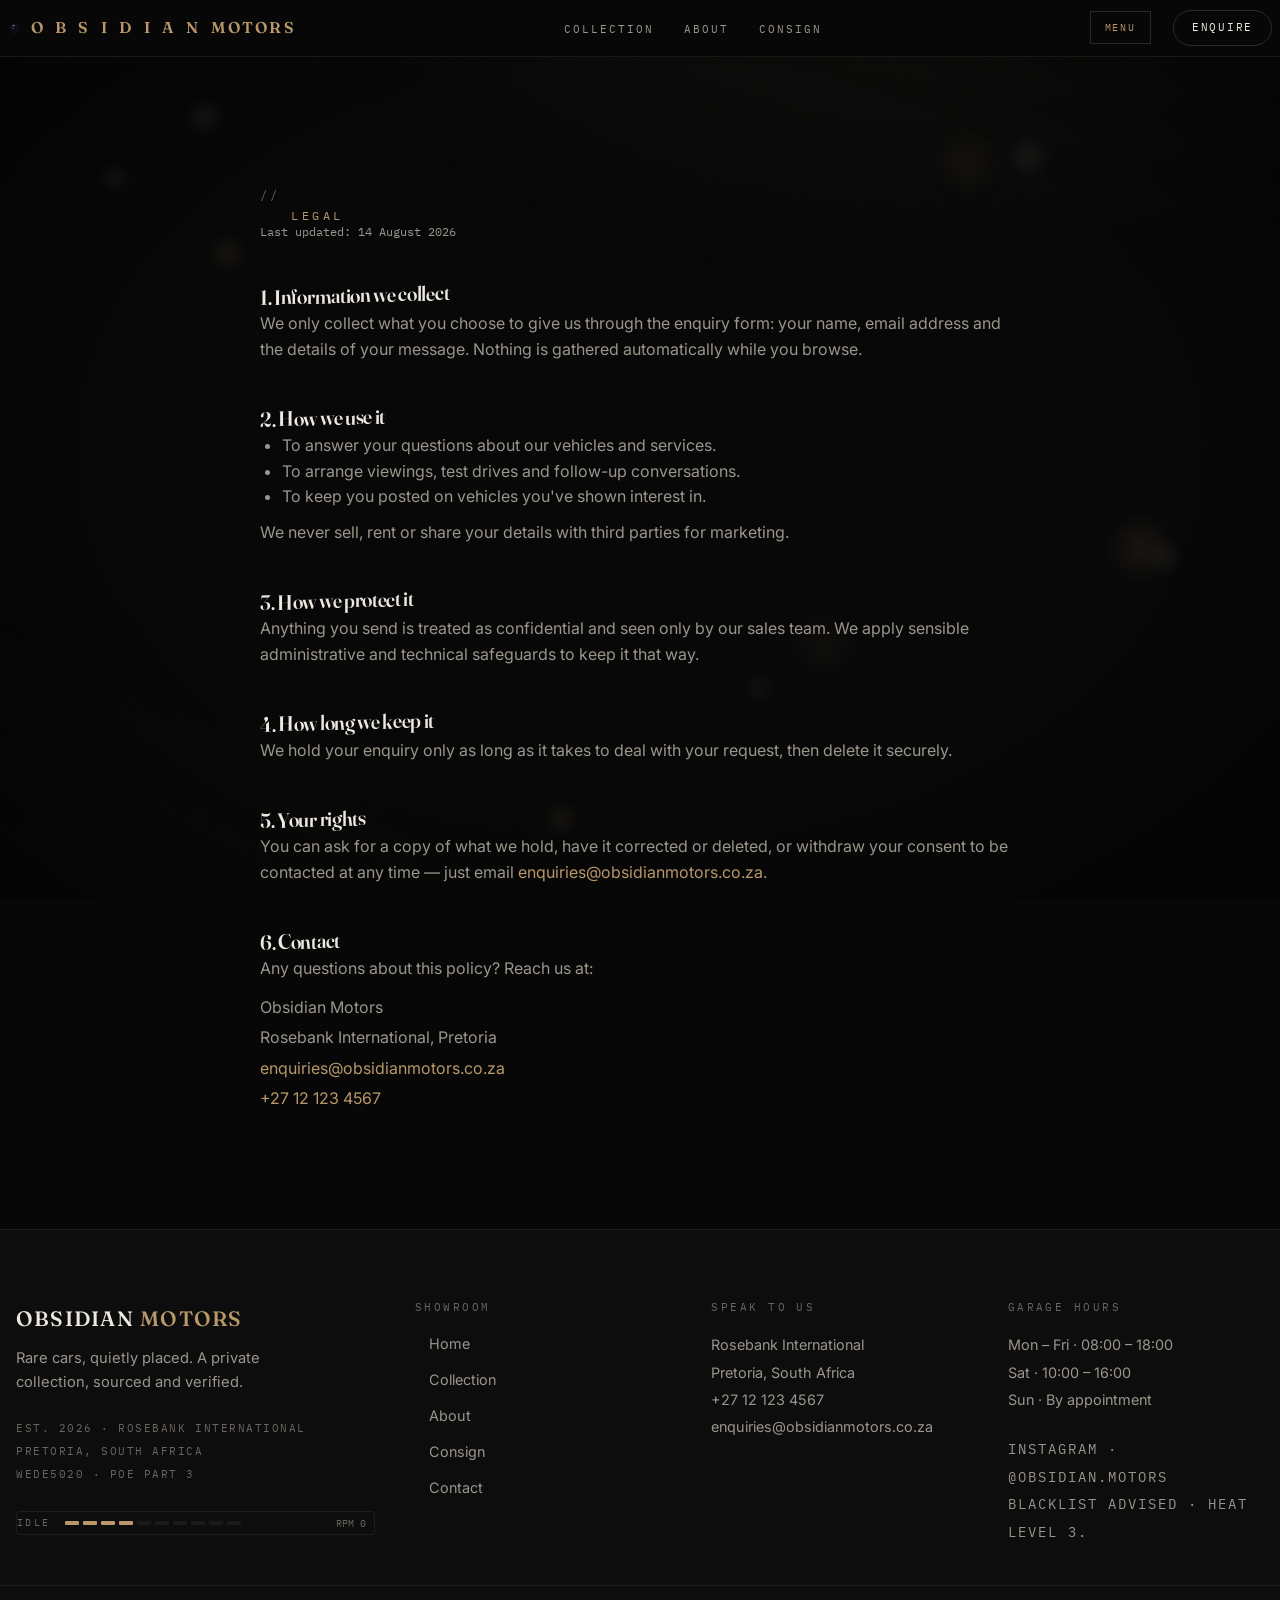
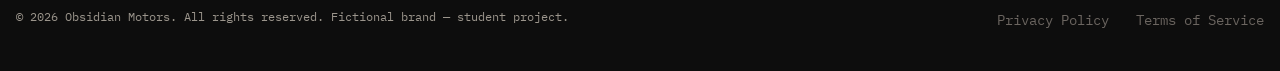
<file: privacy.html>
<!DOCTYPE html>
<html lang="en">
<head>
  <meta charset="UTF-8" />
  <meta name="viewport" content="width=device-width, initial-scale=1.0" />
  <title>Privacy Policy — Obsidian Motors</title>
  <meta name="description" content="How Obsidian Motors handles the information you share through our enquiry form." />
  <meta name="theme-color" content="#07080a" />
  <link rel="icon" href="favicon.svg" type="image/svg+xml" />
  <link rel="icon" href="favicon.ico" sizes="16x16 32x32 48x48" />
  <link rel="icon" type="image/png" sizes="32x32" href="assets/icons/icon-32.png" />
  <link rel="apple-touch-icon" href="assets/icons/icon-180.png" />
  <link rel="manifest" href="site.webmanifest" />
  <meta property="og:title" content="Privacy Policy — Obsidian Motors" />
  <meta property="og:description" content="How Obsidian Motors handles your information." />
  <meta property="og:type" content="website" />
  <link rel="preconnect" href="https://fonts.googleapis.com" />
  <link rel="preconnect" href="https://fonts.gstatic.com" crossorigin />
  <link rel="stylesheet" href="https://fonts.googleapis.com/css2?family=Fraunces:ital,opsz,wght@0,9..144,300..800;1,9..144,300..800&family=Kanit:ital,wght@1,800&family=Racing+Sans+One&family=Inter:ital,opsz,wght@0,9..144,300..800;1,9..144,300..800&family=Inter:wght@400;500;600&family=IBM+Plex+Mono:wght@400;500&display=swap" />
  <link rel="stylesheet" href="css/base.css" />
  <link rel="stylesheet" href="css/layout.css" />
  <link rel="stylesheet" href="css/components.css" />
  <link rel="stylesheet" href="css/motion.css" />
  <script>document.documentElement.classList.add("js");try{if(sessionStorage.getItem("om_transition")==="open")document.documentElement.classList.add("gate-closed")}catch(e){}</script>
  <script src="assets/vendor/gsap/gsap.min.js" defer></script>
  <script src="assets/vendor/gsap/ScrollTrigger.min.js" defer></script>
  <script src="assets/vendor/gsap/Observer.min.js" defer></script>
</head>
<body><div class="vignette" aria-hidden="true"></div>
<div id="page-fade" aria-hidden="true"></div>

  <header class="nav">
    <div class="nav-inner">
      <a href="index.html" class="nav-logo">
        <img class="crystal" src="assets/icons/logo-crystal.svg" alt="" width="18" height="18" />
        Obsidian <span>Motors</span>
      </a>
      <nav>
        <ul class="nav-links">
          <li><a href="collection.html">Collection</a></li>
          <li><a href="about.html">About</a></li>
          <li><a href="consign.html">Consign</a></li>
        </ul>
      </nav>
      <div class="nav-actions">
        <a href="contact.html" class="nav-cta">Enquire</a>
        <button class="nav-toggle" type="button" aria-label="Open menu" aria-expanded="false"><span></span></button>
      </div>
    </div>
  </header>

  <main class="section" style="padding-top:calc(var(--nav-h) + 48px);">
    <div class="wrap">
      <article class="legal">
        <span class="eyebrow">Legal</span>
        <h1 class="display-nfs">Privacy Policy</h1>
        <p class="legal-updated">Last updated: 14 August 2026</p>

        <section>
          <h2>1. Information we collect</h2>
          <p>We only collect what you choose to give us through the enquiry form: your name, email address and the details of your message. Nothing is gathered automatically while you browse.</p>
        </section>

        <section>
          <h2>2. How we use it</h2>
          <ul>
            <li>To answer your questions about our vehicles and services.</li>
            <li>To arrange viewings, test drives and follow-up conversations.</li>
            <li>To keep you posted on vehicles you've shown interest in.</li>
          </ul>
          <p>We never sell, rent or share your details with third parties for marketing.</p>
        </section>

        <section>
          <h2>3. How we protect it</h2>
          <p>Anything you send is treated as confidential and seen only by our sales team. We apply sensible administrative and technical safeguards to keep it that way.</p>
        </section>

        <section>
          <h2>4. How long we keep it</h2>
          <p>We hold your enquiry only as long as it takes to deal with your request, then delete it securely.</p>
        </section>

        <section>
          <h2>5. Your rights</h2>
          <p>You can ask for a copy of what we hold, have it corrected or deleted, or withdraw your consent to be contacted at any time — just email <a href="mailto:enquiries@obsidianmotors.co.za">enquiries@obsidianmotors.co.za</a>.</p>
        </section>

        <section>
          <h2>6. Contact</h2>
          <p>Any questions about this policy? Reach us at:</p>
          <address>
            Obsidian Motors<br>
            Rosebank International, Pretoria<br>
            <a href="mailto:enquiries@obsidianmotors.co.za">enquiries@obsidianmotors.co.za</a><br>
            <a href="tel:+27121234567">+27 12 123 4567</a>
          </address>
        </section>
      </article>
    </div>
  </main>

  <footer class="footer">
    <div class="footer-grid">
      <div>
        <div class="footer-logo">Obsidian <span>Motors</span></div>
        <p class="footer-tagline">Rare cars, quietly placed. A private collection, sourced and verified.</p>
        <p class="footer-meta">Est. 2026 · Rosebank International<br>Pretoria, South Africa<br>WEDE5020 · POE Part 3</p>
        <div class="rpm" aria-hidden="true">
          <span class="rpm-label">Idle</span>
          <span class="rpm-bar">
            <i class="on"></i><i class="on"></i><i class="on"></i><i class="on"></i><i></i><i></i><i></i><i></i><i></i><i></i>
          </span>
        </div>
      </div>
      <div>
        <h4>Showroom</h4>
        <ul>
          <li><a href="index.html">Home</a></li>
          <li><a href="collection.html">Collection</a></li>
          <li><a href="about.html">About</a></li>
          <li><a href="consign.html">Consign</a></li>
          <li><a href="contact.html">Contact</a></li>
        </ul>
      </div>
      <div>
        <h4>Speak to us</h4>
        <address>
          Rosebank International<br>
          Pretoria, South Africa<br>
          <a href="tel:+27121234567">+27 12 123 4567</a><br>
          <a href="mailto:enquiries@obsidianmotors.co.za">enquiries@obsidianmotors.co.za</a>
        </address>
      </div>
      <div class="footer-hours">
        <h4>Garage hours</h4>
        <p>Mon – Fri · 08:00 – 18:00<br>
           Sat · 10:00 – 16:00<br>
           Sun · By appointment</p>
         <p class="footer-meta">Instagram · @obsidian.motors<br>Blacklist advised · HEAT LEVEL 3.</p>
      </div>
    </div>
    <div class="footer-bottom">
      <p>&copy; <span data-year>2026</span> Obsidian Motors. All rights reserved. Fictional brand — student project.</p>
      <div>
        <a href="privacy.html">Privacy Policy</a>
        <a href="terms.html">Terms of Service</a>
      </div>
    </div>
  </footer>

  <script src="js/site.js" defer></script>
  <script src="js/intro.js" defer></script>
  <script src="js/motion.js" defer></script>
  <script src="js/cursor.js" defer></script>
  <script src="js/carousel.js" defer></script>
  <script src="js/video.js" defer></script>
  <script src="js/transition.js" defer></script>
  <script src="js/story.js" defer></script>
  <script src="js/hover.js" defer></script>
  <script src="js/menu.js" defer></script>
  <script src="js/footer.js" defer></script>
  <script src="js/media.js" defer></script>
  <script src="js/extras.js" defer></script>
</body>
</html>
</file>
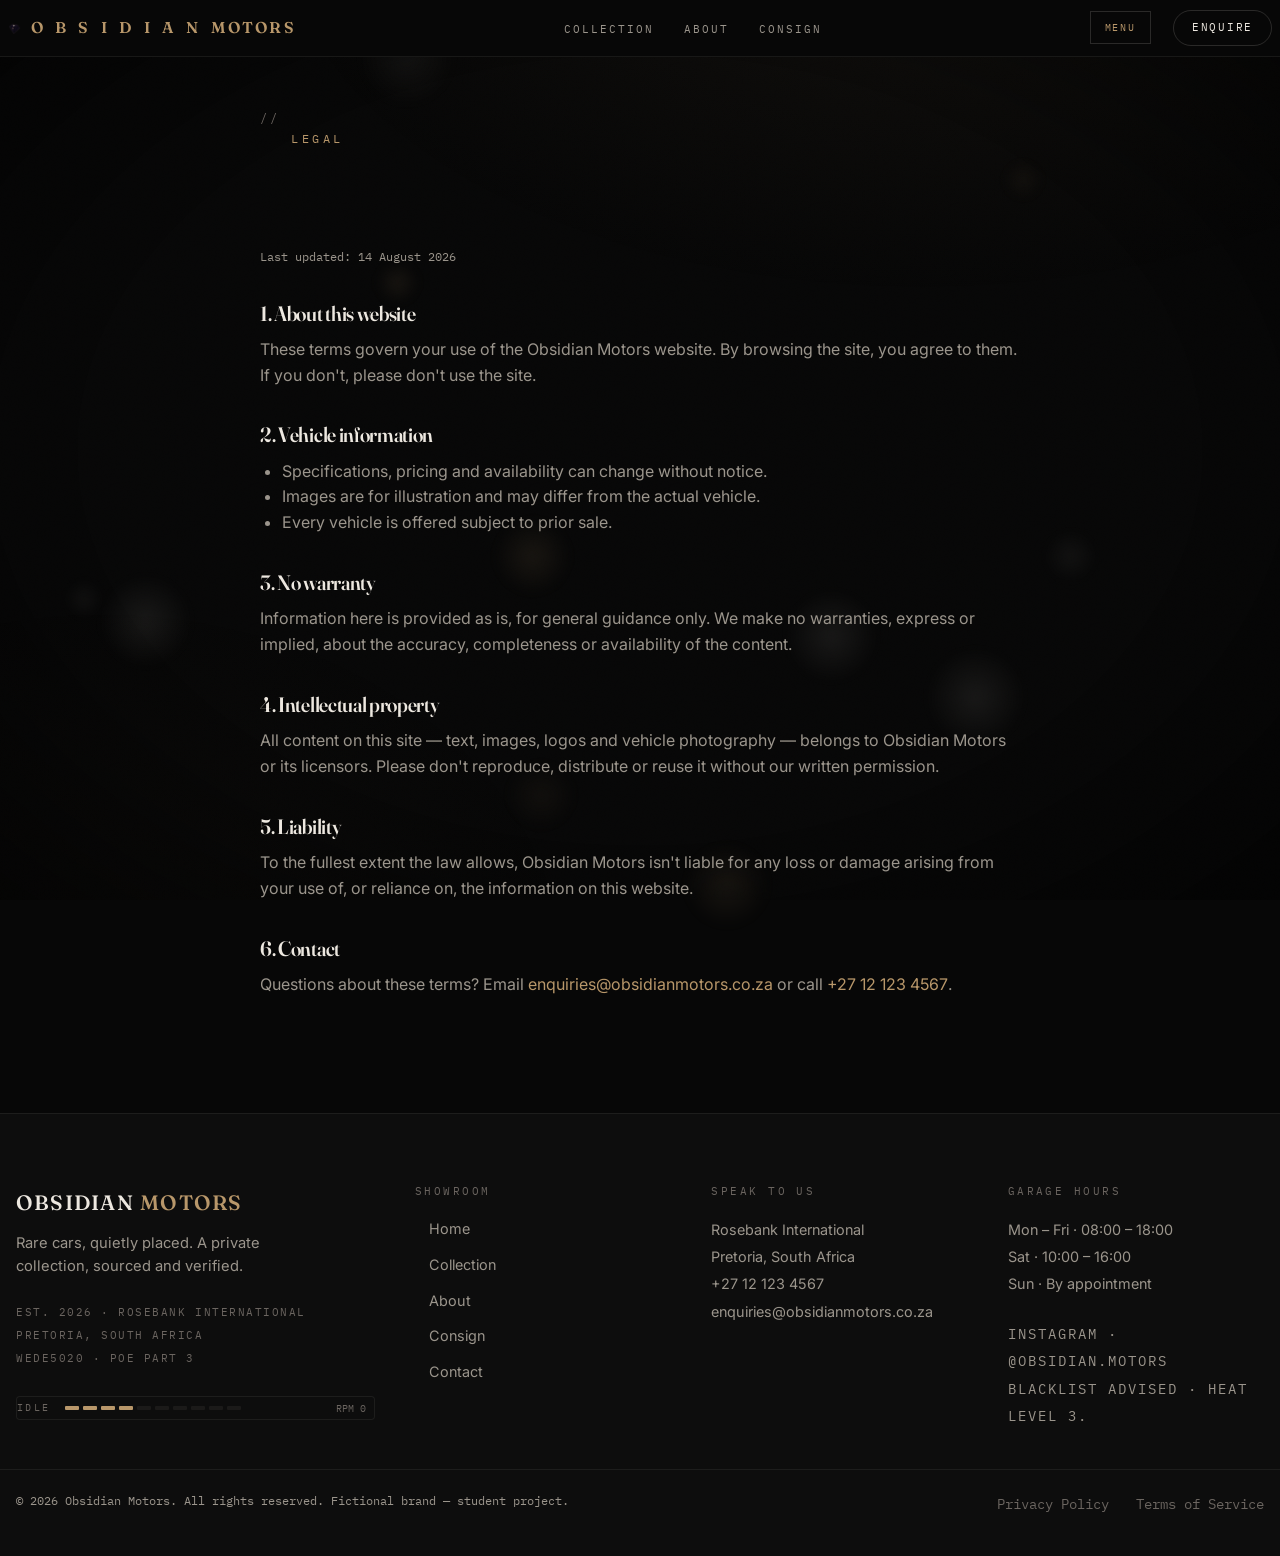
<file: terms.html>
<!DOCTYPE html>
<html lang="en">
<head>
  <meta charset="UTF-8" />
  <meta name="viewport" content="width=device-width, initial-scale=1.0" />
  <title>Terms of Service — Obsidian Motors</title>
  <meta name="description" content="The terms that govern your use of the Obsidian Motors website." />
  <meta name="theme-color" content="#07080a" />
  <link rel="icon" href="favicon.svg" type="image/svg+xml" />
  <link rel="icon" href="favicon.ico" sizes="16x16 32x32 48x48" />
  <link rel="icon" type="image/png" sizes="32x32" href="assets/icons/icon-32.png" />
  <link rel="apple-touch-icon" href="assets/icons/icon-180.png" />
  <link rel="manifest" href="site.webmanifest" />
  <meta property="og:title" content="Terms of Service — Obsidian Motors" />
  <meta property="og:description" content="The terms that govern your use of the Obsidian Motors website." />
  <meta property="og:type" content="website" />
  <link rel="preconnect" href="https://fonts.googleapis.com" />
  <link rel="preconnect" href="https://fonts.gstatic.com" crossorigin />
  <link rel="stylesheet" href="https://fonts.googleapis.com/css2?family=Fraunces:ital,opsz,wght@0,9..144,300..800;1,9..144,300..800&family=Kanit:ital,wght@1,800&family=Racing+Sans+One&family=Inter:ital,opsz,wght@0,9..144,300..800;1,9..144,300..800&family=Inter:wght@400;500;600&family=IBM+Plex+Mono:wght@400;500&display=swap" />
  <link rel="stylesheet" href="css/base.css" />
  <link rel="stylesheet" href="css/layout.css" />
  <link rel="stylesheet" href="css/components.css" />
  <link rel="stylesheet" href="css/motion.css" />
  <script>document.documentElement.classList.add("js");try{if(sessionStorage.getItem("om_transition")==="open")document.documentElement.classList.add("gate-closed")}catch(e){}</script>
  <script src="assets/vendor/gsap/gsap.min.js" defer></script>
  <script src="assets/vendor/gsap/ScrollTrigger.min.js" defer></script>
  <script src="assets/vendor/gsap/Observer.min.js" defer></script>
</head>
<body><div class="vignette" aria-hidden="true"></div>
<div id="page-fade" aria-hidden="true"></div>

  <header class="nav">
    <div class="nav-inner">
      <a href="index.html" class="nav-logo">
        <img class="crystal" src="assets/icons/logo-crystal.svg" alt="" width="18" height="18" />
        Obsidian <span>Motors</span>
      </a>
      <nav>
        <ul class="nav-links">
          <li><a href="collection.html">Collection</a></li>
          <li><a href="about.html">About</a></li>
          <li><a href="consign.html">Consign</a></li>
        </ul>
      </nav>
      <div class="nav-actions">
        <a href="contact.html" class="nav-cta">Enquire</a>
        <button class="nav-toggle" type="button" aria-label="Open menu" aria-expanded="false"><span></span></button>
      </div>
    </div>
  </header>

  <main class="section" style="padding-top:calc(var(--nav-h) + 48px);">
    <div class="wrap">
      <article class="legal">
        <span class="eyebrow">Legal</span>
        <h1 class="display-nfs">Terms of Service</h1>
        <p class="legal-updated">Last updated: 14 August 2026</p>

        <section>
          <h2>1. About this website</h2>
          <p>These terms govern your use of the Obsidian Motors website. By browsing the site, you agree to them. If you don't, please don't use the site.</p>
        </section>

        <section>
          <h2>2. Vehicle information</h2>
          <ul>
            <li>Specifications, pricing and availability can change without notice.</li>
            <li>Images are for illustration and may differ from the actual vehicle.</li>
            <li>Every vehicle is offered subject to prior sale.</li>
          </ul>
        </section>

        <section>
          <h2>3. No warranty</h2>
          <p>Information here is provided as is, for general guidance only. We make no warranties, express or implied, about the accuracy, completeness or availability of the content.</p>
        </section>

        <section>
          <h2>4. Intellectual property</h2>
          <p>All content on this site — text, images, logos and vehicle photography — belongs to Obsidian Motors or its licensors. Please don't reproduce, distribute or reuse it without our written permission.</p>
        </section>

        <section>
          <h2>5. Liability</h2>
          <p>To the fullest extent the law allows, Obsidian Motors isn't liable for any loss or damage arising from your use of, or reliance on, the information on this website.</p>
        </section>

        <section>
          <h2>6. Contact</h2>
          <p>Questions about these terms? Email <a href="mailto:enquiries@obsidianmotors.co.za">enquiries@obsidianmotors.co.za</a> or call <a href="tel:+27121234567">+27 12 123 4567</a>.</p>
        </section>
      </article>
    </div>
  </main>

  <footer class="footer">
    <div class="footer-grid">
      <div>
        <div class="footer-logo">Obsidian <span>Motors</span></div>
        <p class="footer-tagline">Rare cars, quietly placed. A private collection, sourced and verified.</p>
        <p class="footer-meta">Est. 2026 · Rosebank International<br>Pretoria, South Africa<br>WEDE5020 · POE Part 3</p>
        <div class="rpm" aria-hidden="true">
          <span class="rpm-label">Idle</span>
          <span class="rpm-bar">
            <i class="on"></i><i class="on"></i><i class="on"></i><i class="on"></i><i></i><i></i><i></i><i></i><i></i><i></i>
          </span>
        </div>
      </div>
      <div>
        <h4>Showroom</h4>
        <ul>
          <li><a href="index.html">Home</a></li>
          <li><a href="collection.html">Collection</a></li>
          <li><a href="about.html">About</a></li>
          <li><a href="consign.html">Consign</a></li>
          <li><a href="contact.html">Contact</a></li>
        </ul>
      </div>
      <div>
        <h4>Speak to us</h4>
        <address>
          Rosebank International<br>
          Pretoria, South Africa<br>
          <a href="tel:+27121234567">+27 12 123 4567</a><br>
          <a href="mailto:enquiries@obsidianmotors.co.za">enquiries@obsidianmotors.co.za</a>
        </address>
      </div>
      <div class="footer-hours">
        <h4>Garage hours</h4>
        <p>Mon – Fri · 08:00 – 18:00<br>
           Sat · 10:00 – 16:00<br>
           Sun · By appointment</p>
         <p class="footer-meta">Instagram · @obsidian.motors<br>Blacklist advised · HEAT LEVEL 3.</p>
      </div>
    </div>
    <div class="footer-bottom">
      <p>&copy; <span data-year>2026</span> Obsidian Motors. All rights reserved. Fictional brand — student project.</p>
      <div>
        <a href="privacy.html">Privacy Policy</a>
        <a href="terms.html">Terms of Service</a>
      </div>
    </div>
  </footer>

  <script src="js/site.js" defer></script>
  <script src="js/intro.js" defer></script>
  <script src="js/motion.js" defer></script>
  <script src="js/cursor.js" defer></script>
  <script src="js/carousel.js" defer></script>
  <script src="js/video.js" defer></script>
  <script src="js/transition.js" defer></script>
  <script src="js/story.js" defer></script>
  <script src="js/hover.js" defer></script>
  <script src="js/menu.js" defer></script>
  <script src="js/footer.js" defer></script>
  <script src="js/media.js" defer></script>
  <script src="js/extras.js" defer></script>
</body>
</html>
</file>
<file: css/base.css>
/* base.css - colours, reset, type. loaded first. */

/* ---------- tokens ---------- */
:root {
  /* background colours */
  --void:   #070707;
  --carbon: #0d0d0d;
  --panel:  #141414;
  --raise:  #1b1a19;

  /* thin lines */
  --line:   rgba(237, 232, 224, .07);
  --line-2: rgba(237, 232, 224, .15);

  /* text colours, off white not pure white */
  --chrome: #ede8e0;   /* main text colour */
  --steel:  #9b958c;   /* second text colour */
  --faint:  #6b6560;   /* small grey text */

  /* the one gold colour lol, only gold we use */
  --gold:     #b8976a;
  --gold-dim: #8a6d4a;
  --ember:    var(--gold-dim); /* darker gold, same colour just darker */

  /* sizes and stuff */
  --max:   1320px;
  --wide:  1520px;
  --radius: 14px;
  --gap:   16px;
  --nav-h: 56px;

  /* fonts: fancy one for headings, normal one for words, mono for small labels */
  --font-display: "Fraunces", "Cormorant Garamond", Georgia, serif;
  --font-body:    "Inter", ui-sans-serif, system-ui, sans-serif;
  --font-mono:    "IBM Plex Mono", ui-monospace, "SFMono-Regular", monospace;

  --ease: cubic-bezier(.22, 1, .36, 1);
  --ease-out: cubic-bezier(.16, 1, .3, 1);
  --ease-bounce: cubic-bezier(.34, 1.56, .64, 1);
}

/* ---------- reset ---------- */
*, *::before, *::after { margin: 0; padding: 0; box-sizing: border-box; }

html { scroll-behavior: smooth; }

body {
  font-family: var(--font-body);
  background: var(--void);
  color: var(--chrome);
  line-height: 1.62;
  font-size: 16px;
  -webkit-font-smoothing: antialiased;
  text-rendering: optimizeLegibility;
  overflow-x: hidden;
}

img { max-width: 100%; display: block; }
a { color: inherit; text-decoration: none; }
button { font: inherit; color: inherit; background: none; border: 0; cursor: pointer; }

::selection { background: var(--gold); color: var(--void); }

/* gold outline when u tab through, so u can see where u are */
:focus-visible { outline: 2px solid var(--gold); outline-offset: 3px; border-radius: 4px; }

/* ---------- typography ---------- */
h1, h2, h3, h4 {
  font-family: var(--font-display);
  font-weight: 600;
  font-variation-settings: "opsz" 144;
  line-height: 1.06;
  color: var(--chrome);
  letter-spacing: -.015em;
}
h1 { font-size: clamp(2.6rem, 1.4rem + 4.8vw, 5.4rem); font-weight: 550; }
h2 { font-size: clamp(1.9rem, 1.2rem + 2.6vw, 3.2rem); }
h3 { font-size: 1.2rem; letter-spacing: 0; }
p  { color: var(--steel); }

.lead { font-size: clamp(1.05rem, .95rem + .5vw, 1.3rem); color: var(--chrome); max-width: 62ch; line-height: 1.55; }

/* small label above headings */
.eyebrow {
  display: inline-block;
  font-family: var(--font-mono);
  font-size: .72rem;
  letter-spacing: .3em;
  text-transform: uppercase;
  color: var(--gold);
  margin-bottom: 16px;
}
.eyebrow::before { content: "// "; color: var(--faint); }

/* ---------- background glow ---------- */
/* soft gold glow up top so its not just flat black */
body::before {
  content: "";
  position: fixed; inset: 0;
  background:
    radial-gradient(1100px 620px at 72% -8%, rgba(184, 151, 106, .055), transparent 60%),
    radial-gradient(900px 700px at 8% 108%, rgba(184, 151, 106, .028), transparent 55%);
  pointer-events: none; z-index: 0;
}
/* grainy overlay for texture */
body::after {
  content: "";
  position: fixed; inset: 0; z-index: 1;
  pointer-events: none; opacity: .04; mix-blend-mode: overlay;
  background-image: url("data:image/svg+xml,%3Csvg xmlns='http://www.w3.org/2000/svg' width='140' height='140'%3E%3Cfilter id='n'%3E%3CfeTurbulence type='fractalNoise' baseFrequency='.85' numOctaves='2'/%3E%3C/filter%3E%3Crect width='100%25' height='100%25' filter='url(%23n)'/%3E%3C/svg%3E");
}
/* keep everything above the background bits */
header, main, footer { position: relative; z-index: 2; }

/* ---------- turn off animation if the user asked for that ---------- */
@media (prefers-reduced-motion: reduce) {
  html { scroll-behavior: auto; }
  *, *::before, *::after { animation-duration: .01ms !important; animation-iteration-count: 1 !important; transition-duration: .01ms !important; }
}
</file>
<file: css/layout.css>
/* layout.css - nav, sections, hero, footer, intro, responsive. */

/* ---------- containers ---------- */
.wrap      { max-width: var(--max);  margin: 0 auto; padding: 0 var(--gap); }
.wrap-wide { max-width: var(--wide); margin: 0 auto; padding: 0 var(--gap); }
.section    { position: relative; padding: clamp(72px, 9vw, 128px) 0; }
.section-sm { position: relative; padding: clamp(40px, 5vw, 64px) 0; }

/* grids */
.grid-2 { display: grid; grid-template-columns: 1fr 1fr; gap: 48px; align-items: center; }
.grid-3 { display: grid; grid-template-columns: repeat(3, 1fr); gap: var(--gap); }
.grid-4 { display: grid; grid-template-columns: repeat(4, 1fr); gap: var(--gap); }

/* nav — solid bar */
.nav {
  position: fixed; top: 0; left: 0; right: 0; z-index: 100;
  background: #070707;
  border-bottom: 1px solid var(--line);
}
.nav.is-scrolled { background: #070707; }
.nav-inner { max-width: var(--wide); margin: 0 auto; min-height: var(--nav-h);
  padding: 10px calc(var(--gap) / 2); display: flex; align-items: center; justify-content: space-between; gap: 20px; }

/* logo with the little crystal pic */
.nav-logo { font-family: var(--font-display); font-weight: 600; letter-spacing: .14em;
  text-transform: uppercase; color: var(--chrome); font-size: .98rem; display: inline-flex; align-items: center; gap: 10px; }
.nav-logo .crystal { width: 13px; height: 13px; flex: 0 0 auto; }
.nav-logo span { color: var(--gold); }

/* nav links, grey until u hover */
.nav-links { list-style: none; display: flex; gap: 30px; }
.nav-links a {
  font-family: var(--font-mono); font-size: .7rem; letter-spacing: .18em; text-transform: uppercase;
  color: var(--steel); position: relative; padding: 6px 0; transition: color .25s;
}
.nav-links a::after { content: ""; position: absolute; left: 0; bottom: 0; height: 1px; width: 0; background: var(--gold); transition: width .3s var(--ease); }
.nav-links a:hover, .nav-links a.is-current { color: var(--chrome); }
.nav-links a:hover::after, .nav-links a.is-current::after { width: 100%; }

.nav-cta { color: var(--chrome); border: 1px solid var(--line-2); padding: 8px 18px; border-radius: 999px;
  font-family: var(--font-mono); font-size: .68rem; letter-spacing: .16em; text-transform: uppercase;
  transition: border-color .25s, color .25s, background .25s; }
.nav-cta:hover, .nav-cta.is-current { border-color: var(--gold); color: var(--gold); }
.nav-actions { display: flex; align-items: center; gap: 12px; }

/* menu button, only on phones */
.nav-toggle { display: none; width: 42px; height: 42px; border: 1px solid var(--line-2); border-radius: 10px;
  background: transparent; cursor: pointer; position: relative; }
.nav-toggle span, .nav-toggle span::before, .nav-toggle span::after {
  content: ""; position: absolute; left: 50%; top: 50%; width: 18px; height: 1.5px; background: var(--chrome);
  transform: translate(-50%, -50%); transition: transform .3s var(--ease), opacity .2s; }
.nav-toggle span::before { top: -6px; }
.nav-toggle span::after  { top: 6px; }
.nav.is-open .nav-toggle span { background: transparent; }
.nav.is-open .nav-toggle span::before { transform: translate(-50%, -50%) rotate(45deg); top: 0; }
.nav.is-open .nav-toggle span::after  { transform: translate(-50%, -50%) rotate(-45deg); top: 0; }

/* quick fade between pages */
#page-fade { display: none; }
.js #page-fade { display: block; position: fixed; inset: 0; z-index: 999; background: var(--void);
  pointer-events: none; opacity: 1; }
.js #page-fade.is-loaded { animation: fadeOut .55s var(--ease-out) forwards; }
.js #page-fade.is-leaving { opacity: 1; pointer-events: all; transition: opacity .32s var(--ease); }
@keyframes fadeOut { to { opacity: 0; } }

/* ---------- intro (plays once on home) ---------- */
#intro { display: none; }
.js #intro { position: fixed; inset: 0; z-index: 300; background: var(--void);
  display: grid; place-items: center; overflow: hidden; cursor: pointer; }
#intro.is-fade { opacity: 0; transition: opacity 1s var(--ease-out); }
.intro-inner { text-align: center; padding: 24px; }
.intro-gem-wrap { position: relative; width: 120px; height: 120px; margin: 0 auto 30px; perspective: 700px; }
.intro-gem { width: 120px; height: 120px; display: block; opacity: 0; transform: scale(.6) rotateY(0deg);
  animation: intro-gem-in .9s cubic-bezier(.16,1,.3,1) .1s forwards,
             intro-gem-turn 1.1s cubic-bezier(.76,0,.24,1) 1.8s forwards; }
@keyframes intro-gem-in { to { opacity: 1; transform: scale(1) rotateY(0); } }
@keyframes intro-gem-turn { to { transform: scale(1) rotateY(360deg); } }
/* shiny line that goes across */
.intro-sweep { position: absolute; inset: -12px; pointer-events: none;
  background: linear-gradient(100deg, transparent 42%, rgba(184,151,106,.85) 50%, transparent 58%);
  transform: translateX(-130%); animation: intro-sweep .8s cubic-bezier(.76,0,.24,1) 1.1s forwards; mix-blend-mode: screen; }
@keyframes intro-sweep { to { transform: translateX(130%); } }
/* quick flash at the end */
.intro-flash { position: absolute; inset: -20px; background: #fff; opacity: 0; mix-blend-mode: screen; pointer-events: none;
  animation: intro-flash .18s linear 2.75s forwards; }
@keyframes intro-flash { 0% { opacity: 0; } 35% { opacity: .12; } 100% { opacity: 0; } }
.intro-word { font-family: "Kanit", var(--font-display); font-style: italic; font-weight: 800; text-transform: uppercase;
  font-size: clamp(2.4rem, 1rem + 9vw, 6.4rem); line-height: 1; letter-spacing: .01em; overflow: hidden; }
.intro-word span { display: inline-block; transform: translateY(110%);
  animation: intro-letter .55s cubic-bezier(.16,1,.3,1) forwards; }
.intro-word span:nth-child(1) { animation-delay: 2.55s; }
.intro-word span:nth-child(2) { animation-delay: 2.60s; }
.intro-word span:nth-child(3) { animation-delay: 2.65s; }
.intro-word span:nth-child(4) { animation-delay: 2.70s; }
.intro-word span:nth-child(5) { animation-delay: 2.75s; }
.intro-word span:nth-child(6) { animation-delay: 2.80s; }
.intro-word span:nth-child(7) { animation-delay: 2.85s; }
.intro-word span:nth-child(8) { animation-delay: 2.90s; }
@keyframes intro-letter { to { transform: translateY(0); } }
.intro-boot { font-family: var(--font-mono); font-size: .68rem; letter-spacing: .34em; text-transform: uppercase;
  color: var(--faint); opacity: 0; animation: intro-boot .5s linear 3.05s forwards; }
@keyframes intro-boot { to { opacity: .85; } }
/* percentage counter, bottom left */
.intro-count { position: absolute; left: 22px; bottom: 20px; font-family: var(--font-mono);
  font-size: 11px; letter-spacing: .18em; color: var(--gold); }
/* gold line at the very bottom */
.intro-hair { position: absolute; left: 0; bottom: 0; height: 1px; width: 100%;
  background: var(--gold); transform: scaleX(0); transform-origin: left;
  animation: intro-hair 2.1s cubic-bezier(.76,0,.24,1) .1s forwards; }
@keyframes intro-hair { to { transform: scaleX(1); } }
/* locks scrolling while the intro plays */
.intro-lock { overflow: hidden; }
@media (prefers-reduced-motion: reduce) { .js #intro { display: none; } }

/* big video, moves when u scroll */
.hero-vid { position: relative; height: 100vh; min-height: 560px; overflow: hidden; background: #040404; }
.hero-vid video { position: absolute; inset: 0; width: 100%; height: 100%; object-fit: cover;
  filter: saturate(.9) contrast(1.08) brightness(.88); will-change: transform, filter; }
.hero-scrim { position: absolute; inset: 0;
  background: linear-gradient(to top, rgba(7,7,7,.78) 0%, rgba(7,7,7,.2) 42%, rgba(7,7,7,.08) 100%),
    radial-gradient(900px 600px at 70% 20%, rgba(184,151,106,.14), transparent 60%); }
.hero-copy { position: relative; z-index: 2; height: 100%; display: flex; flex-direction: column;
  justify-content: flex-end; padding-bottom: 56px; padding-left: calc(var(--gap) / 2); }
.hero-copy h1 { font-size: clamp(3rem, 2rem + 6vw, 7.2rem); line-height: .88; text-transform: uppercase;
  letter-spacing: -.03em; font-weight: 550; }
.hero-copy h1 .outline { -webkit-text-stroke: 1.6px var(--gold); color: transparent; }
.hero-copy .lead { margin-top: 16px; max-width: 48ch; color: var(--chrome); }
.hero-hint { margin-top: 14px; font-family: var(--font-mono); font-size: .66rem; letter-spacing: .16em;
  text-transform: uppercase; color: var(--faint); }

/* words left, video right. video gets huge on scroll */
.grow-grid { display: grid; grid-template-columns: .95fr 1.05fr; gap: 32px; align-items: center;
  min-height: 86vh; padding: 72px var(--gap); }
.grow-vid-wrap { position: relative; height: 78vh; min-height: 480px; overflow: hidden;
  border-radius: var(--radius); border: 1px solid var(--line); transform-origin: center; }
.grow-vid-wrap video { width: 100%; height: 100%; object-fit: cover; display: block;
  filter: saturate(.95) contrast(1.08) brightness(.92); }
.grow-tag { position: absolute; bottom: 14px; left: 14px; font-family: var(--font-mono); font-size: .6rem;
  letter-spacing: .14em; text-transform: uppercase; color: var(--chrome); background: rgba(7,7,7,.6);
  padding: 6px 10px; border-radius: 999px; border: 1px solid var(--line-2); }
@media (max-width: 860px) {
  .grow-grid { grid-template-columns: 1fr; }
  .grow-vid-wrap { height: 60vh; min-height: 380px; }
}

/* ---------- footer ---------- */
.footer { background: var(--carbon); border-top: 1px solid var(--line); margin-top: 0; }
.footer-grid { max-width: var(--max); margin: 0 auto; padding: 72px var(--gap) 40px; display: grid;
  grid-template-columns: 1.4fr 1fr 1fr 1fr; gap: 40px; }
.footer h4 { font-family: var(--font-mono); font-size: .7rem; letter-spacing: .22em; text-transform: uppercase; color: var(--faint); margin-bottom: 18px; font-weight: 400; }
.footer-logo { font-family: var(--font-display); font-weight: 550; text-transform: uppercase; letter-spacing: .06em; font-size: 1.3rem; margin-bottom: 12px; }
.footer-logo span { color: var(--gold); }
.footer-tagline { font-size: .92rem; max-width: 32ch; }
.footer-meta { font-family: var(--font-mono); font-size: .68rem; letter-spacing: .14em; text-transform: uppercase; color: var(--faint); margin-top: 22px; line-height: 2.1; }
.footer ul { list-style: none; }
.footer ul li { margin-bottom: 10px; }
.footer a { color: var(--steel); font-size: .9rem; transition: color .2s; }
.footer a:hover { color: var(--gold); }
.footer address { font-style: normal; color: var(--steel); font-size: .9rem; line-height: 1.9; }
.footer-hours p { color: var(--steel); font-size: .9rem; line-height: 1.9; }
.footer-social { display: flex; gap: 14px; margin-top: 6px; }
.footer-bottom { max-width: var(--max); margin: 0 auto; padding: 22px var(--gap) 40px; border-top: 1px solid var(--line);
  display: flex; flex-wrap: wrap; justify-content: space-between; gap: 12px; font-family: var(--font-mono); font-size: .72rem; color: var(--faint); }
.footer-bottom a { color: var(--faint); margin-left: 20px; }
.footer-bottom a:hover { color: var(--gold); }

/* ---------- centered pages (contact bit, 404) ---------- */
.centered { min-height: 86vh; display: flex; flex-direction: column; align-items: center; justify-content: center; text-align: center; padding: 120px var(--gap) 60px; }
.centered .code { font-family: var(--font-display); font-size: clamp(4rem, 3rem + 10vw, 12rem); font-weight: 550; color: var(--panel);
  letter-spacing: .02em; -webkit-text-stroke: 1px var(--line-2); }
.centered h1 { font-size: clamp(1.5rem, 1rem + 1.5vw, 2.2rem); margin: 0 0 14px; }
.centered p { margin-bottom: 28px; }

/* phone sizes */
@media (max-width: 860px) {
  .nav-links { display: none; }
  .nav-links.is-open {
    display: flex; flex-direction: column; gap: 4px;
    position: absolute; top: var(--nav-h); left: 0; right: 0;
    background: rgba(7,7,7,.96); backdrop-filter: blur(14px);
    border-bottom: 1px solid var(--line); padding: 14px var(--gap) 22px;
  }
  .nav-links.is-open a { padding: 13px 0; border-bottom: 1px solid var(--line); font-size: .85rem; }
  .nav-toggle { display: block; }
  .grid-2, .grid-3, .grid-4, .contact-grid { grid-template-columns: 1fr; gap: 28px; }
  .channel { grid-template-columns: 1fr; gap: 16px; }
  .channel--reverse .channel-img { order: 0; }
  .footer-grid { grid-template-columns: 1fr 1fr; gap: 32px; }
}
@media (max-width: 560px) {
  .footer-grid { grid-template-columns: 1fr; gap: 30px; }
}

/* no animation mode, just show everything */
</file>
<file: css/components.css>
/* components.css - buttons, cards, panels, forms, video breaks. */

/* ---------- buttons ---------- */
.btn, .btn-outline {
  display: inline-flex; align-items: center; gap: 8px;
  padding: 13px 26px; border-radius: 999px;
  font-family: var(--font-mono); font-size: .78rem; font-weight: 500; letter-spacing: .08em; text-transform: uppercase;
  cursor: pointer; transition: transform .4s var(--ease-bounce), background .25s, color .25s, border-color .25s;
}
.btn { background: var(--gold); color: var(--void); border: 1px solid var(--gold); }
.btn:hover { transform: translateY(-3px); }
.btn-outline { background: transparent; color: var(--chrome); border: 1px solid var(--line-2); }
.btn-outline:hover { border-color: var(--gold); color: var(--gold); transform: translateY(-3px); }
.btn-row { display: flex; flex-wrap: wrap; gap: 14px; margin-top: 30px; }

/* reveal — scroll in */
.js .section:not(.story), .js .reveal {
  opacity: 0;
  transform: translateY(26px);
  transition: opacity .9s var(--ease), transform .9s var(--ease);
}
.js .section.is-in, .js .reveal.is-in { opacity: 1; transform: none; }

/* ---------- pics ---------- */
.ph {
  position: relative;
  border: 1px dashed var(--line-2);
  background: var(--panel);
  border-radius: var(--radius);
  display: flex; align-items: center; justify-content: center; text-align: center;
  padding: 24px; min-height: 200px;
  color: var(--faint);
  font-family: var(--font-mono);
  font-size: .72rem; letter-spacing: .14em; text-transform: uppercase;
}
.ph-tall { min-height: 340px; }
.ph-hero { min-height: 460px; }
img.ph { padding: 0; border: none; aspect-ratio: 16 / 10; object-fit: cover; background: var(--panel);
  filter: saturate(.78) contrast(1.06) brightness(.86);
  transition: filter .5s var(--ease), transform .9s var(--ease); }
img.ph-tall { aspect-ratio: 4 / 5; }
img.ph-hero { aspect-ratio: 21 / 9; }
.card:hover img.ph { filter: saturate(.95) contrast(1.05) brightness(.95); transform: scale(1.045); }

/* ---------- cards ---------- */
.card {
  position: relative; background: var(--panel); border: 1px solid var(--line);
  border-radius: var(--radius); overflow: hidden; color: inherit; display: block;
  transition: transform .55s var(--ease-bounce), border-color .4s, box-shadow .4s;
}
.card:hover { transform: translateY(-8px); border-color: var(--line-2); box-shadow: 0 24px 60px rgba(0,0,0,.5); }
.card .ph { border: none; border-radius: 0; min-height: 220px; }
.card-body { padding: 20px 22px 24px; }
.card-body h3 { margin-bottom: 6px; }
.card-body p { font-size: .92rem; color: var(--steel); }
.card-price { display: block; margin-top: 14px; font-family: var(--font-mono); font-size: .88rem; color: var(--chrome); }
.card-cue { display: inline-block; margin-top: 12px; font-family: var(--font-mono); font-size: .74rem;
  letter-spacing: .12em; color: var(--gold); text-transform: uppercase; }
.card-index { position: absolute; top: 14px; left: 16px; z-index: 2; font-family: var(--font-mono);
  font-size: .72rem; letter-spacing: .1em; color: var(--chrome); background: rgba(7,7,7,.6);
  border: 1px solid var(--line-2); border-radius: 6px; padding: 3px 8px; }

/* ---------- boxes ---------- */
.panel { background: var(--panel); border: 1px solid var(--line); border-radius: var(--radius); padding: 28px;
  transition: border-color .3s, transform .55s var(--ease-bounce); }
.panel:hover { border-color: var(--line-2); transform: translateY(-6px); }


/* ---------- quotes ---------- */
blockquote { font-family: var(--font-display); font-weight: 550; font-size: clamp(1.6rem, 1rem + 2.4vw, 3rem);
  color: var(--chrome); line-height: 1.2; max-width: 24ch; letter-spacing: -.01em; }
cite { display: block; margin-top: 20px; font-style: normal; font-family: var(--font-mono); font-size: .8rem;
  letter-spacing: .12em; color: var(--gold); text-transform: uppercase; }

/* ---------- the little divider lines with numbers ---------- */
/* thin line with a number in the middle */
.bay-rule { display: flex; align-items: center; gap: 18px; max-width: var(--max); margin: 0 auto; padding: 0 var(--gap) 34px;
  font-family: var(--font-mono); font-size: .62rem; letter-spacing: .3em; text-transform: uppercase; color: var(--faint); }
.bay-rule::before, .bay-rule::after { content: ""; height: 1px; flex: 1; background: var(--line); }
.bay-rule b { color: var(--gold); font-weight: 500; }

/* ---------- about page bits ---------- */
.channel { display: grid; grid-template-columns: 72px 1fr 1fr; gap: 36px; align-items: start; margin-bottom: 64px; }
.channel--reverse .channel-img { order: -1; }
.channel-num { font-family: var(--font-mono); font-size: 2.4rem; font-weight: 500; color: var(--gold); opacity: .5; }
.channel-content p { margin-top: 14px; }
.value-card { background: var(--panel); border: 1px solid var(--line); border-radius: var(--radius); padding: 26px;
  transition: border-color .3s, transform .3s var(--ease); }
.value-card:hover { border-color: var(--line-2); transform: translateY(-4px); }
.value-card p { margin-top: 12px; font-size: .92rem; }

/* ---------- forms ---------- */
.form-card { background: var(--panel); border: 1px solid var(--line); border-radius: var(--radius); padding: 32px; }
.field { margin-bottom: 20px; }
.field label { display: block; font-family: var(--font-mono); font-size: .74rem; letter-spacing: .1em;
  text-transform: uppercase; color: var(--steel); margin-bottom: 8px; }
.req { color: var(--ember); }
.opt { color: var(--faint); }
.field input, .field select, .field textarea {
  width: 100%; padding: 13px 15px; font: inherit; color: var(--chrome);
  background: var(--void); border: 1px solid var(--line-2); border-radius: 10px;
  transition: border-color .25s;
}
.field input::placeholder, .field textarea::placeholder { color: var(--faint); }
.field input:focus, .field select:focus, .field textarea:focus { outline: none; border-color: var(--gold); }
.field textarea { min-height: 130px; resize: vertical; }
.form-note { font-family: var(--font-mono); font-size: .74rem; color: var(--faint); margin-top: 14px; }

/* live validation */
.field.has-error input, .field.has-error select, .field.has-error textarea { border-color: #c25b4a; }
.field-error { display: block; margin-top: 7px; font-family: var(--font-mono); font-size: .7rem;
  letter-spacing: .04em; color: #e08b7c; }
.field.has-error label { color: #e08b7c; }

/* search + filter bar (collection) */
.filter-bar { display: flex; flex-wrap: wrap; align-items: center; gap: 12px; margin: 26px 0 8px; }
.filter-input { flex: 1 1 260px; padding: 13px 15px; font: inherit; color: var(--chrome);
  background: var(--void); border: 1px solid var(--line-2); border-radius: 10px;
  transition: border-color .25s; }
.filter-input:focus { outline: none; border-color: var(--gold); }
.filter-count { font-family: var(--font-mono); font-size: .72rem; letter-spacing: .14em;
  text-transform: uppercase; color: var(--gold); }
.is-filtered-out { display: none !important; }

/* lightbox */
#lightbox { position: fixed; inset: 0; z-index: 9000; background: rgba(4,4,4,.94);
  display: grid; place-items: center; padding: 5vh 4vw; }
#lightbox[hidden] { display: none !important; }
#lightbox img { max-width: 100%; max-height: 82vh; object-fit: contain;
  border-radius: var(--radius); border: 1px solid var(--line-2); }
#lightbox figcaption { margin-top: 14px; text-align: center; font-family: var(--font-mono);
  font-size: .72rem; letter-spacing: .14em; text-transform: uppercase; color: var(--steel); }
.lb-close { position: absolute; top: 4vh; right: 4vw; font-family: var(--font-mono); font-size: .72rem;
  letter-spacing: .16em; text-transform: uppercase; color: var(--gold); border: 1px solid var(--line-2);
  border-radius: 999px; padding: 9px 16px; background: var(--void); }
.lb-close:hover { border-color: var(--gold); }

/* numbered list */
ul.process { list-style: none; margin-top: 10px; counter-reset: step; }
ul.process li { padding: 16px 0; border-top: 1px solid var(--line); color: var(--steel);
  display: flex; gap: 14px; align-items: baseline; }
ul.process li::before { content: counter(step, decimal-leading-zero); counter-increment: step;
  font-family: var(--font-mono); font-size: .8rem; color: var(--gold); }

/* ---------- contact page ---------- */
.contact-grid { display: grid; grid-template-columns: 1fr 1.2fr; gap: 48px; align-items: start; }
.details { list-style: none; }
.details li { padding: 18px 0; border-top: 1px solid var(--line); }
.details .label { display: block; font-family: var(--font-mono); font-size: .72rem; letter-spacing: .16em;
  text-transform: uppercase; color: var(--faint); margin-bottom: 6px; }
.details a, .details .value { color: var(--chrome); }
.details a:hover { color: var(--gold); }
.map-address { display: flex; flex-wrap: wrap; align-items: center; justify-content: space-between; gap: 16px; margin-top: 20px; }
.map-address p { color: var(--chrome); }
.map-embed { width: 100%; height: 380px; border: 1px solid var(--line); border-radius: var(--radius);
  filter: invert(.92) hue-rotate(180deg) saturate(.75) brightness(.95); }

/* ---------- legal pages ---------- */
.legal { max-width: 760px; margin: 0 auto; }
.legal h1 { margin-bottom: 6px; }
.legal h2 { font-family: var(--font-display); font-weight: 600; font-size: 1.3rem; margin: 36px 0 12px; color: var(--chrome); }
.legal p, .legal li { color: var(--steel); }
.legal ul { padding-left: 22px; margin: 10px 0; }
.legal address { font-style: normal; color: var(--steel); margin-top: 10px; line-height: 1.9; }
.legal a { color: var(--gold); }
.legal-updated { font-family: var(--font-mono); font-size: .78rem; color: var(--faint); margin-bottom: 10px; }

/* ---------- moving text strip ---------- */
/* sits between the big video and the cars */
.ticker { overflow: hidden; border-top: 1px solid var(--line); border-bottom: 1px solid var(--line);
  background: var(--carbon); padding: 14px 0; }
.ticker-track { display: flex; width: max-content; animation: ticker-run 28s linear infinite; }
.ticker span { font-family: var(--font-mono); font-size: .72rem; letter-spacing: .3em; text-transform: uppercase;
  color: var(--faint); white-space: nowrap; padding: 0 24px; }
.ticker b { color: var(--gold); font-weight: 500; }
@keyframes ticker-run { to { transform: translateX(-50%); } }

/* ---------- big video section ---------- */
/* video sticks in place while the words scroll over it */
.vidbreak { position: relative; height: 220vh; }
.vidbreak-sticky { position: sticky; top: 0; height: 100vh; overflow: hidden; display: grid; place-items: center; }
.vidbreak video { position: absolute; inset: 0; width: 100%; height: 100%; object-fit: cover;
  filter: saturate(.85) contrast(1.08) brightness(.5); will-change: transform; }
.vidbreak-inner { position: relative; z-index: 2; text-align: center; padding: 0 var(--gap); }
.vidbreak h2 { font-size: clamp(2.6rem, 1.4rem + 6vw, 6.4rem); text-transform: uppercase; letter-spacing: -.02em; line-height: .95; }
.vidbreak .eyebrow { margin-bottom: 20px; }

/* ---------- the 3 upright videos ---------- */
/* 3 tall videos in a row, they light up on hover */
.tapes { display: grid; grid-template-columns: repeat(3, 1fr); gap: var(--gap); }
.tape { position: relative; aspect-ratio: 9 / 16; overflow: hidden; border-radius: var(--radius);
  border: 1px solid var(--line); background: var(--carbon); }
.tape video { position: absolute; inset: 0; width: 100%; height: 100%; object-fit: cover;
  filter: saturate(.7) brightness(.7); transform: scale(1.02); transition: filter .5s var(--ease), transform .8s var(--ease); }
.tape:hover video { filter: saturate(1) brightness(.95); transform: scale(1.07); }
.tape figcaption { position: absolute; left: 14px; bottom: 14px; right: 14px; z-index: 2;
  font-family: var(--font-mono); font-size: .66rem; letter-spacing: .14em; text-transform: uppercase; color: var(--chrome);
  background: rgba(7,7,7,.6); border: 1px solid var(--line-2); border-radius: 999px; padding: 7px 12px;
  backdrop-filter: blur(6px); }

/* ---------- footer rpm bar ---------- */
/* just for looks tbh */
.rpm { display: flex; align-items: center; gap: 14px; margin-top: 26px; }
.rpm-label { font-family: var(--font-mono); font-size: .62rem; letter-spacing: .24em; text-transform: uppercase; color: var(--faint); }
.rpm-bar { display: flex; gap: 4px; }
.rpm-bar i { width: 14px; height: 4px; background: var(--raise); border-radius: 1px; }
.rpm-bar i.on { background: var(--gold); animation: rpm-pulse 1.4s var(--ease) infinite alternate; }
@keyframes rpm-pulse { to { opacity: .55; } }

@media (max-width: 860px) {
  .tapes { grid-template-columns: 1fr; }
  .tape { aspect-ratio: 16 / 10; }
  .vidbreak { height: 160vh; }
}
</file>
<file: css/motion.css>
/* motion.css - animation styles, colours from base.css */
/* grainy bits */
body::after { opacity:.03; animation: grainMove 0.8s steps(4) infinite; }
@keyframes grainMove { 0%{background-position:0 0} 100%{background-position:140px 140px} }
@media (prefers-reduced-motion: reduce) { body::after{ animation:none; } }
/* dark edges */
.vignette{ position:fixed; inset:0; pointer-events:none; z-index:1; background:radial-gradient(ellipse at center, transparent 62%, rgba(0,0,0,.55) 100%); }
/* gold corners */
.bracket{ position:relative; }
.bracket::before, .bracket::after{ content:""; position:absolute; width:12px; height:12px; border-color:var(--gold); border-style:solid; pointer-events:none; }
.bracket::before{ top:0; left:0; border-width:1px 0 0 1px; }
.bracket::after{ bottom:0; right:0; border-width:0 1px 1px 0; }
/* moving text */
.marquee{ overflow:hidden; white-space:nowrap; background:var(--void); border-top:1px solid var(--line); border-bottom:1px solid var(--line); padding:10px 0; font:11px "IBM Plex Mono",monospace; letter-spacing:.14em; text-transform:uppercase; color:var(--faint); }
.marquee-inner{ display:inline-flex; width:max-content; animation: marquee 30s linear infinite; }
.marquee span{ padding:0 24px; }
/* mask h1 lines so the char rise looks like lusion, not a jump */
h1{ overflow:hidden; }
@keyframes marquee{ 0%{transform:translateX(-50%)} 100%{transform:translateX(0)} }
@media (prefers-reduced-motion: reduce){ .marquee-inner{ animation:none; } }
/* cursor - ring + dot, only hide normal cursor on real mice */
@media (pointer:fine) and (prefers-reduced-motion: no-preference){
  html.has-cursor, html.has-cursor a, html.has-cursor button{ cursor:none; }
  html.has-cursor input, html.has-cursor textarea, html.has-cursor select{ cursor:auto; }
}
#om-cursor{ position:fixed; left:0; top:0; width:34px; height:34px; border:1.5px solid #ede8e0; border-radius:50%; pointer-events:none; z-index:9999; mix-blend-mode:difference; opacity:0; transition:opacity .2s, background .25s; }
#om-cursor.on{ opacity:1; }
#om-cursor-dot{ position:fixed; left:0; top:0; width:4px; height:4px; background:#b8976a; border-radius:50%; pointer-events:none; z-index:10000; opacity:0; }
#om-cursor-dot.on{ opacity:1; }
#om-cursor-label{ position:absolute; inset:0; display:grid; place-items:center; font:8px "IBM Plex Mono",monospace; letter-spacing:.14em; color:#fff; opacity:0; }
@media (pointer: coarse){ #om-cursor, #om-cursor-dot{ display:none; } }
/* carousel */
.carousel{ display:flex; gap:4vw; overflow:hidden; padding:24px 0; mask:linear-gradient(to right, transparent, black 6%, black 94%, transparent); }
.carousel-card{ position:relative; flex:0 0 68vw; max-width:520px; height:62vh; min-height:420px; border:1px solid var(--line); border-radius:14px; overflow:hidden; background:var(--panel); transform-origin:center; display:block; }
.carousel-card:focus-visible{ outline:2px solid var(--gold); outline-offset:3px; }
.carousel-card img, .carousel-card video{ position:absolute; inset:0; }
@media (max-width:860px){ .carousel-card{ flex:0 0 86vw; height:52vh; } }
.carousel-card img{ width:100%; height:100%; object-fit:cover; filter:saturate(.85) contrast(1.05) brightness(.9); }
.heat{ height:2px; background:var(--line); margin-top:16px; position:relative; }
.heat-fill{ position:absolute; left:0; top:0; bottom:0; width:0; background:var(--gold); transition:width .3s; }
.heat-label{ font:10px "IBM Plex Mono",monospace; letter-spacing:.14em; color:var(--faint); margin-top:8px; }
/* the page door thing lives in transition.js, keep it hidden here */
#gate{ will-change:transform, opacity; }
#gate[hidden]{ display:none !important; }
/* big italic headings font */
.display-nfs{ font-family:"Kanit","Racing Sans One", Fraunces, serif; font-weight:800; font-style:italic; letter-spacing:-.02em; text-transform:uppercase; }
/* rpm bar */
.rpm{ height:24px; background:conic-gradient(from -90deg, var(--gold) var(--rpm,0%), transparent 0); border:1px solid var(--line); border-radius:4px; position:relative; }
.rpm::after{ content:"RPM " attr(data-rpm); position:absolute; right:8px; top:50%; transform:translateY(-50%); font:10px "IBM Plex Mono",monospace; color:var(--faint); }

/* nav gets smaller on scroll */
.nav{ transition:none; }
.nav.nav-compact{ backdrop-filter: blur(10px); }

/* big faded numbers behind each section */
.chap-num{ position:absolute; top:-.06em; right:1vw; font:800 italic 20vw "Kanit",sans-serif; line-height:1;
  -webkit-text-stroke:1px rgba(184,151,106,.16); color:transparent; pointer-events:none; z-index:0; }
main > section{ isolation:isolate; }
/* keep words above the big numbers. hero is left alone or the text falls off lol */
main > section:not(.hero-vid) > .wrap, main > section:not(.hero-vid) > *:not(.chap-num):not(video){ position:relative; z-index:1; }

/* little chapter thing on the right side */
.chap-hud{ position:fixed; right:12px; top:50%; transform:translateY(-50%); z-index:50;
  display:flex; align-items:center; gap:10px; pointer-events:none; }
.chap-hud::before{ content:""; display:block; width:2px; height:110px; background:var(--line); position:relative; }
.chap-hud .chap-fill{ position:absolute; left:0; top:0; width:2px; height:110px; background:var(--gold); transform-origin:top; transform:scaleY(0); }
.chap-hud .chap-label{ writing-mode:vertical-rl; font:10px "IBM Plex Mono",monospace; letter-spacing:.16em; color:var(--faint); white-space:nowrap; }
@media (max-width:860px){ .chap-hud .chap-label{ display:none; } }
@media (prefers-reduced-motion: reduce){ .chap-hud{ display:none; } }

/* big footer that pops up at the very bottom */
.footer-full{ position:fixed; inset:0; z-index:6000; visibility:hidden; display:block;
  background:var(--void); overflow:auto; padding:10vh 20px 0;
  clip-path:inset(46% 4% 46% 4% round 14px); }
.footer-full .footer-grid{ max-width:var(--wide); margin:0 auto; }
.footer-full .footer-logo{ font-size:12vw; line-height:.9; }
.footer-watermark{ position:absolute; right:-4vw; bottom:-8vh; width:60vh; height:60vh; opacity:.07; pointer-events:none; }
@media (prefers-reduced-motion: reduce){ .footer-full{ display:none; } }

/* quick loading number on the other pages */
.boot-flash{ position:fixed; inset:0; z-index:9500; background:var(--void); display:grid; place-items:center;
  transition:opacity .18s linear; pointer-events:none; }
.boot-flash .boot-num{ font:500 12px "IBM Plex Mono",monospace; letter-spacing:.2em; color:var(--gold); }
.boot-flash::after{ content:""; position:absolute; left:0; bottom:0; height:1px; width:100%; background:var(--gold);
  transform:scaleX(.2); transform-origin:left; }

/* ---------- hover stuff ---------- */

/* buttons fill gold from the left on hover */
.btn{ position:relative; overflow:hidden; isolation:isolate; }
.btn::before{ content:""; position:absolute; inset:0; z-index:-1; background:var(--gold);
  transform:scaleX(0); transform-origin:left; transition:transform .35s cubic-bezier(.22,1,.36,1); }
.btn:hover::before{ transform:scaleX(1); }
.btn-outline::before{ content:""; position:absolute; inset:0; z-index:-1; background:var(--gold);
  transform:scaleX(0); transform-origin:left; transition:transform .35s cubic-bezier(.22,1,.36,1); }
.btn-outline:hover::before{ transform:scaleX(1); }
.btn-outline:hover{ color:var(--void) !important; }
.btn-outline{ position:relative; overflow:hidden; isolation:isolate; }

/* underline starts from whichever side ur mouse came from */
main a:not(.btn):not(.btn-outline):not(.card):not(.carousel-card), .footer a{ position:relative; }
main a:not(.btn):not(.btn-outline):not(.card):not(.carousel-card)::after,
.footer a::after{ content:""; position:absolute; left:0; right:0; bottom:-2px; height:1px; background:var(--gold);
  transform:scaleX(0); transform-origin:var(--ul-o, left) center; transition:transform .3s cubic-bezier(.22,1,.36,1); }
a.ul-in:hover::after, .footer a:hover::after{ transform:scaleX(1); }

/* logo letters jump a bit on hover */
.nav-logo span.l{ display:inline-block; transition:transform .3s cubic-bezier(.22,1,.36,1); }
.nav-logo:hover span.l{ transform:translateY(-30%); }

/* pics are greyish until u hover, then full colour */
img.ph{ filter:grayscale(.55) brightness(.92); transition:filter .4s, transform .4s cubic-bezier(.22,1,.36,1); }
img.ph:hover{ filter:grayscale(0) brightness(1); transform:scale(1.03); }

/* footer links move right a bit on hover */
.footer a{ display:inline-block; transition:transform .25s cubic-bezier(.22,1,.36,1), color .25s; }
.footer li a:hover{ transform:translateX(6px); color:var(--gold); }
.footer li a::before{ content:"→ "; opacity:0; transform:translateX(-6px); display:inline-block; transition:opacity .25s, transform .25s; color:var(--gold); }
.footer li a:hover::before{ opacity:1; transform:translateX(0); }

/* big headings tilt a tiny bit on hover */
.display-nfs{ transition:transform .3s cubic-bezier(.22,1,.36,1); display:inline-block; }
.display-nfs:hover{ transform:skewX(-2deg); }

/* needed for the card tilt to work */
.carousel-card, .card{ transform-style:preserve-3d; }
.tilt-sheen::after{ content:""; position:absolute; inset:0; border-radius:inherit; pointer-events:none;
  background:linear-gradient(115deg, transparent 40%, rgba(237,232,224,.07) 50%, transparent 60%);
  transform:translateX(calc(var(--sx, 0) * 1px)); transition:transform .1s linear; }

/* little labels scramble for fun on hover, js does it */
.mono-chip{ font:10px "IBM Plex Mono",monospace; letter-spacing:.14em; color:var(--gold); }

@media (prefers-reduced-motion: reduce){
  .btn::before, .btn-outline::before, a::after, .footer li a::before{ transition:none; }
  img.ph{ filter:none; transition:none; }
  .display-nfs:hover{ transform:none; }
  .nav-logo span.l{ transition:none; }
  .btn:hover, .btn-outline:hover{ animation:none; }
  .nav-links a.is-current::after{ animation:none; }
}

/* buttons glow once on hover */
.btn:hover, .btn-outline:hover{ animation:btnPing .5s cubic-bezier(.22,1,.36,1); }
@keyframes btnPing{ 0%{ box-shadow:0 0 0 0 rgba(184,151,106,.55); } 100%{ box-shadow:0 0 0 6px rgba(184,151,106,0); } }
.btn:not(:hover)::before, .btn-outline:not(:hover)::before{ transition-duration:.2s; }

/* links spread out a tiny bit on hover */
main a:not(.btn):not(.btn-outline):not(.card):not(.carousel-card), .footer a{ transition:letter-spacing .3s cubic-bezier(.22,1,.36,1); }
main a:not(.btn):not(.btn-outline):not(.card):not(.carousel-card):hover, .footer a:hover{ letter-spacing:.02em; }

/* current page link gets its underline when the page loads */
.nav-links a.is-current::after{ animation:ulIn .6s cubic-bezier(.22,1,.36,1) .3s backwards; }
@keyframes ulIn{ from{ width:0; } }

/* little tag on the card when its blown up */
.peek-cue{ position:absolute; left:18px; bottom:16px; z-index:2; font:10px "IBM Plex Mono",monospace;
  letter-spacing:.14em; text-transform:uppercase; color:var(--gold); background:rgba(7,7,7,.72);
  border:1px solid var(--line-2); border-radius:999px; padding:7px 14px; pointer-events:none; }

/* about page big pics that zoom out a bit on scroll */
.pin-ch{ position:relative; min-height:92vh; display:grid; align-items:end; overflow:hidden; }
.pin-ch img{ position:absolute; inset:0; width:100%; height:100%; object-fit:cover;
  filter:saturate(.8) brightness(.5); transform:scale(1.15); will-change:transform; }
.pin-ch .pin-copy{ position:relative; z-index:1; padding:0 var(--gap) 12vh; max-width:var(--max); margin:0 auto; width:100%; }
.pin-ch .pin-tag{ font:10px "IBM Plex Mono",monospace; letter-spacing:.2em; color:var(--gold); text-transform:uppercase; }
.pin-ch h2{ font-size:clamp(2.4rem, 7vw, 5rem); margin-top:10px; }
@media (prefers-reduced-motion: reduce){ .pin-ch img{ transform:none; } .pin-ch{ min-height:0; } }

/* words left, video right */
.story-split{ display:grid; grid-template-columns:1fr 1fr; gap:48px; align-items:center; }
.story-split video{ width:100%; aspect-ratio:4/5; object-fit:cover; border-radius:var(--radius);
  border:1px solid var(--line); filter:saturate(.85) brightness(.85); }
@media (max-width:860px){ .story-split{ grid-template-columns:1fr; } }

/* video behind the consign heading */
.consign-hero{ position:relative; overflow:hidden; }
.consign-hero > video{ position:absolute; inset:0; width:100%; height:100%; object-fit:cover;
  filter:saturate(.8) brightness(.3); pointer-events:none; }
.consign-hero > .wrap{ position:relative; z-index:1; } /* keep the words above the video */
.pin-ch .pin-copy{ position:relative; z-index:1; }

/* text strip under the nav on collection */
.vault-ticker{ margin-top:var(--nav-h); }

/* bokeh dots behind everything, story.js adds these */
.bokeh{ position:fixed; inset:0; z-index:0; pointer-events:none; }
/* the gold road line + the dot that rides it */
.road{ position:absolute; left:0; top:0; width:80px; z-index:1; pointer-events:none; overflow:visible; }
.road path{ stroke:var(--gold); stroke-width:1; opacity:.35; }
.road-dot{ position:absolute; left:0; top:0; width:6px; height:6px; border-radius:50%; background:var(--gold); box-shadow:0 0 10px rgba(184,151,106,.8); z-index:1; pointer-events:none; }
@media (max-width:860px), (prefers-reduced-motion: reduce){ .bokeh,.road,.road-dot{ display:none; } }

/* hold ring on the carousel cards */
.peek-ring{ position:fixed; left:0; top:0; width:40px; height:40px; z-index:8100; pointer-events:none; opacity:0; transition:opacity .25s; }
.peek-ring.on{ opacity:1; }
.peek-ring svg{ width:100%; height:100%; transform:rotate(-90deg); }
.pr-track{ fill:none; stroke:rgba(237,232,224,.2); stroke-width:2; }
.pr-fill{ fill:none; stroke:var(--gold); stroke-width:2; }
/* lil corner label so people know they can open the card */
.peek-tick{ position:absolute; right:14px; bottom:12px; z-index:2; font:10px "IBM Plex Mono",monospace; letter-spacing:.14em; color:var(--gold); opacity:.85; pointer-events:none; }

/* full menu */
.menu-full{ position:fixed; inset:0; z-index:6000; background:#070707; display:flex; flex-direction:column; justify-content:center; padding:0 8vw; }
.menu-full[hidden]{ display:none !important; }
.menu-full .menu-kicker{ font:10px "IBM Plex Mono",monospace; letter-spacing:.2em; color:var(--gold); margin-bottom:5vh; }
.menu-full ul{ list-style:none; }
.menu-full li{ overflow:hidden; }
.menu-full li a{ display:inline-block; font:800 italic clamp(2.4rem,7vw,5.5rem)/1.05 "Kanit",sans-serif; text-transform:uppercase; letter-spacing:-.02em; color:var(--chrome); transition:opacity .3s, color .3s; }
.menu-full li a:hover, .menu-full li a:focus-visible{ color:var(--gold); }
.menu-full .menu-num{ font:400 12px "IBM Plex Mono",monospace; color:var(--faint); vertical-align:super; letter-spacing:.1em; }
.menu-full .menu-foot{ position:absolute; bottom:4vh; left:8vw; font:10px "IBM Plex Mono",monospace; letter-spacing:.18em; color:var(--faint); }
.menu-chaser{ position:absolute; left:0; top:0; width:240px; height:150px; object-fit:cover; opacity:0; pointer-events:none; transition:opacity .3s; filter:saturate(.85) brightness(.85); }
.menu-chaser.on{ opacity:.9; }
@media (prefers-reduced-motion: reduce){ .menu-chaser{ display:none; } }

/* next gate block inside the blown up footer */
.next-gate{ position:absolute; bottom:6vh; right:6vw; text-align:right; }
.next-gate .ng-label{ font:10px "IBM Plex Mono",monospace; letter-spacing:.2em; color:var(--faint); margin-bottom:10px; }
.next-gate .ng-link{ display:inline-flex; align-items:center; gap:12px; font:800 italic 1.6rem "Kanit",sans-serif; text-transform:uppercase; color:var(--chrome); }
.next-gate .ng-link:hover{ color:var(--gold); }
.ng-ring{ width:34px; height:34px; transform:rotate(-90deg); }
.ng-track{ fill:none; stroke:var(--line-2); stroke-width:2; }
.ng-prog{ fill:none; stroke:var(--gold); stroke-width:2; }

/* torch: picture only lit around the mouse */
.torch{ position:relative; }
.torch::after{ content:""; position:absolute; inset:0; z-index:2; pointer-events:none;
  background:radial-gradient(circle 340px at var(--mx,50%) var(--my,42%), transparent 0, rgba(4,4,4,.72) 100%); }

/* pics start grey + dark, warm up on hover */
.warmup{ filter:grayscale(.6) brightness(.85) contrast(1.05); transition:filter .45s cubic-bezier(.22,1,.36,1); }
a:hover .warmup, .card:hover .warmup, a:focus-visible .warmup{ filter:grayscale(0) brightness(1) contrast(1.05); }
@media (prefers-reduced-motion: reduce){ .warmup{ filter:none; transition:none; } }

/* lil MENU chip menu.js adds on desktop */
.menu-btn{ font:10px "IBM Plex Mono",monospace; letter-spacing:.18em; color:var(--gold); border:1px solid var(--line-2); padding:9px 14px; margin-right:10px; transition:border-color .25s, color .25s; }
.menu-btn:hover{ border-color:var(--gold); }

body{ position:relative; } /* road svg needs this or it floats in space lol */

/* no flash of page when the door opens, head script adds the class */
html.gate-closed body{ opacity:0; }

/* letterbox bars, intro + peek grow these */
.letterbox{ position:fixed; left:0; right:0; height:0; background:#000; z-index:7500; pointer-events:none;
  transition:height .6s cubic-bezier(.76,0,.24,1); }
.letterbox.top{ top:0; } .letterbox.bot{ bottom:0; }
body.viewing .letterbox{ height:6vh; }
@media (prefers-reduced-motion: reduce){ .letterbox{ display:none; } }

/* next-chapter kickers story.js sticks at the end of each section */
.next-kick{ display:flex; align-items:center; gap:10px; margin-top:6vh; padding-bottom:2vh;
  font:10px "IBM Plex Mono",monospace; letter-spacing:.2em; color:var(--faint); text-transform:uppercase; }
.next-kick b{ color:var(--gold); font-weight:500; }
.next-kick .nk-arrow{ color:var(--gold); display:inline-block; animation:nkNudge 2s ease-in-out infinite; }
@keyframes nkNudge{ 0%,100%{ transform:translateX(0); } 50%{ transform:translateX(6px); } }

/* chase cam divider band story.js drops between big acts */
.chase{ position:relative; overflow:hidden; min-height:46vh; display:grid; place-items:center;
  border-top:1px solid var(--line); border-bottom:1px solid var(--line); }
.chase img{ position:absolute; inset:-12% 0; width:100%; height:124%; object-fit:cover;
  filter:saturate(.8) brightness(.45); will-change:transform; }
.chase .chase-word{ position:relative; font:800 italic clamp(3rem,10vw,8rem)/1 "Kanit","Racing Sans One",sans-serif;
  text-transform:uppercase; letter-spacing:-.02em; color:transparent;
  -webkit-text-stroke:1px rgba(184,151,106,.35); white-space:nowrap; }
.chase .streak{ position:absolute; left:-30vw; height:1px; width:30vw; pointer-events:none;
  background:linear-gradient(to right, transparent, rgba(184,151,106,.5), transparent); }

/* process steps stack like lap cards on consign */
.process{ list-style:none; display:grid; gap:14px; margin-top:26px; }
.process li{ position:sticky; top:calc(var(--nav-h) + 16px); background:var(--panel);
  border:1px solid var(--line); border-radius:var(--radius); padding:20px 22px 20px 64px; color:var(--steel);
  counter-increment:step; }
.process{ counter-reset:step; }
.process li::before{ content:"0" counter(step); position:absolute; left:20px; top:18px;
  font:800 italic 1.2rem "Kanit",sans-serif; color:var(--gold); transform:skewX(-8deg); }
.process-clip{ width:100%; aspect-ratio:16/9; object-fit:cover; border-radius:var(--radius);
  border:1px solid var(--line); filter:saturate(.85) brightness(.85); }

/* slat-blind reveal strips + vault stats */
.slats{ position:absolute; inset:0; z-index:2; display:flex; pointer-events:none; }
.slats i{ flex:1; background:var(--void); transform:scaleY(1); transform-origin:top; }
.vault-stats{ display:flex; gap:26px; margin-top:22px; font:10px "IBM Plex Mono",monospace;
  letter-spacing:.18em; text-transform:uppercase; color:var(--faint); }
.vault-stats b{ display:block; font:800 italic 1.9rem "Kanit","Racing Sans One",sans-serif;
  letter-spacing:0; color:var(--gold); text-shadow:0 0 14px rgba(184,151,106,.3); }
@media (prefers-reduced-motion: reduce){ .slats{ display:none; } }

/* tapes wall: 6 tiles, giant word behind, bg loops */
#tapes{ position:relative; }
.giant-word{ position:absolute; top:2vh; left:50%; transform:translateX(-50%); z-index:0;
  font:800 italic clamp(3.4rem,11vw,9rem)/1 "Kanit","Racing Sans One",sans-serif; white-space:nowrap;
  color:transparent; -webkit-text-stroke:1px rgba(184,151,106,.25); pointer-events:none; }
#tapes .wrap{ position:relative; z-index:1; }
.mono-kicker{ font:10px "IBM Plex Mono",monospace; letter-spacing:.2em; text-transform:uppercase;
  color:var(--gold); margin-top:12px; }
#tapes .tapes{ grid-template-columns:repeat(3, 1fr); }
#tapes .tape{ aspect-ratio:16/9; }
.tape-num{ position:absolute; top:12px; left:14px; z-index:2; font:10px "IBM Plex Mono",monospace;
  letter-spacing:.16em; color:var(--gold); background:rgba(7,7,7,.6); padding:4px 8px; pointer-events:none; }
.section-bg{ position:absolute; inset:0; width:100%; height:100%; object-fit:cover;
  opacity:.25; pointer-events:none; filter:saturate(.85) brightness(.8); }
.night-band{ position:relative; overflow:hidden; min-height:72vh; display:grid; place-items:center;
  border-top:1px solid var(--line); }
.night-band video{ position:absolute; inset:0; width:100%; height:100%; object-fit:cover;
  filter:saturate(.85) brightness(.5); }
.night-band h2{ position:relative; z-index:1; font-size:clamp(2.6rem,8vw,7rem); text-align:center; }

/* fullscreen peek panel */
#peek{ position:fixed; inset:0; z-index:8000; background:var(--void); overflow:auto;
  display:grid; place-items:center; padding:10vh 7.5vw; }
#peek[hidden]{ display:none !important; }
.peek-close{ position:absolute; top:4vh; right:5vw; z-index:2; font:10px "IBM Plex Mono",monospace;
  letter-spacing:.18em; color:var(--gold); border:1px solid var(--line-2); padding:10px 16px; }
.peek-close:hover{ border-color:var(--gold); }
.peek-media{ width:min(880px,100%); aspect-ratio:16/9; object-fit:cover; border-radius:var(--radius);
  border:1px solid var(--line); }
.peek-spec{ width:min(880px,100%); margin-top:22px; }
@media (prefers-reduced-motion: reduce){ .giant-word{ display:none; } }

/* gsap intro kills the css anims and drives everything itself */
#intro.mine .intro-gem, #intro.mine .intro-sweep, #intro.mine .intro-flash,
#intro.mine .intro-word span, #intro.mine .intro-boot, #intro.mine .intro-hair{ animation:none !important; }
#intro.mine .intro-gem{ opacity:0; }
#intro.mine .intro-word span{ transform:translateY(110%); }
#intro.mine .intro-hair{ transform:scaleX(0); }
.intro-turn{ position:absolute; inset:0; transform-style:preserve-3d; }
.intro-turn img{ width:120px; height:120px; }

/* shared grade on every video so mixed clips read as one shoot */
video{ filter:contrast(1.08) saturate(.85) brightness(.9); }
/* footage shows through the letters */
.knockout{ position:absolute; inset:0; z-index:1; display:grid; place-items:center;
  background:#000; mix-blend-mode:multiply; pointer-events:none; }
.knockout span{ font:800 italic clamp(2.4rem,9vw,7.5rem)/1 "Kanit","Racing Sans One",sans-serif;
  text-transform:uppercase; letter-spacing:-.02em; color:#fff; text-align:center; }
.sr-only{ position:absolute; width:1px; height:1px; overflow:hidden; clip:rect(0 0 0 0); }
/* scanlines on the bands */
.night-band::after{ content:""; position:absolute; inset:0; z-index:1; pointer-events:none; opacity:.5;
  background:repeating-linear-gradient(to bottom, transparent 0 3px, rgba(0,0,0,.35) 3px 4px); }
/* split slider, motion vs style */
.split{ position:relative; margin-top:48px; height:52vh; min-height:340px; overflow:hidden;
  border:1px solid var(--line); border-radius:var(--radius); --split:50%; }
.split video{ position:absolute; inset:0; width:100%; height:100%; object-fit:cover; }
.split .split-b{ clip-path:inset(0 0 0 var(--split)); }
.split-bar{ position:absolute; top:0; bottom:0; left:var(--split); width:2px; background:var(--gold);
  box-shadow:0 0 12px rgba(184,151,106,.7); }
.split-chip{ position:absolute; top:14px; z-index:2; font:10px "IBM Plex Mono",monospace;
  letter-spacing:.16em; color:var(--gold); background:rgba(7,7,7,.65); padding:5px 10px; }
.split-chip.left{ left:14px; } .split-chip.right{ right:14px; }
/* pin chapter video beds */
.pin-bg{ position:absolute; inset:0; width:100%; height:100%; object-fit:cover; opacity:0;
  transition:opacity 1s; filter:saturate(.8) brightness(.5); }
.pin-ch.vid-on .pin-bg{ opacity:.55; }
/* faint light leak when a section rolls in */
.section{ position:relative; }
.section.lit::before{ content:""; position:absolute; inset:0; z-index:0; pointer-events:none;
  background:linear-gradient(105deg, transparent 55%, rgba(184,151,106,.07) 75%, transparent 90%);
  animation:leak 1.4s cubic-bezier(.22,1,.36,1); }
@keyframes leak{ from{ transform:translateX(-30%); opacity:0; } 30%{ opacity:1; } to{ transform:translateX(30%); opacity:0; } }
/* hairlines that draw under section headlines */
.rule-line{ height:1px; background:var(--gold); transform:scaleX(0); transform-origin:left;
  margin-top:18px; max-width:220px; opacity:.7; }
@media (prefers-reduced-motion: reduce){
  .split-bar{ display:none; } .section.lit::before{ animation:none; } .night-band::after{ display:none; }
  .knockout{ position:static; background:none; mix-blend-mode:normal; }
}

/* menu open: burger becomes an X */
.menu-open .nav-toggle span{ background:transparent; }
.menu-open .nav-toggle span::before{ transform:translate(-50%,-50%) rotate(45deg); top:0; }
.menu-open .nav-toggle span::after{ transform:translate(-50%,-50%) rotate(-45deg); top:0; }
.menu-open .menu-btn{ color:var(--chrome); border-color:var(--gold); }

/* tail light trail + mouse readout, cursor.js drives these */
.trail-dot{ position:fixed; left:0; top:0; width:5px; height:5px; border-radius:50%; background:var(--gold);
  pointer-events:none; z-index:9998; opacity:0; }
#mouse-hud{ position:fixed; left:14px; bottom:12px; z-index:9998; pointer-events:none;
  font:10px "IBM Plex Mono",monospace; letter-spacing:.14em; color:var(--faint); opacity:0; transition:opacity .3s; }
#mouse-hud.on{ opacity:1; }
#mouse-hud b{ color:var(--gold); font-weight:500; }
@media (pointer:coarse){ .trail-dot, #mouse-hud{ display:none; } }
@media (prefers-reduced-motion: reduce){
  .next-kick .nk-arrow{ animation:none; }
  .process li{ position:static; }
}
</file>
